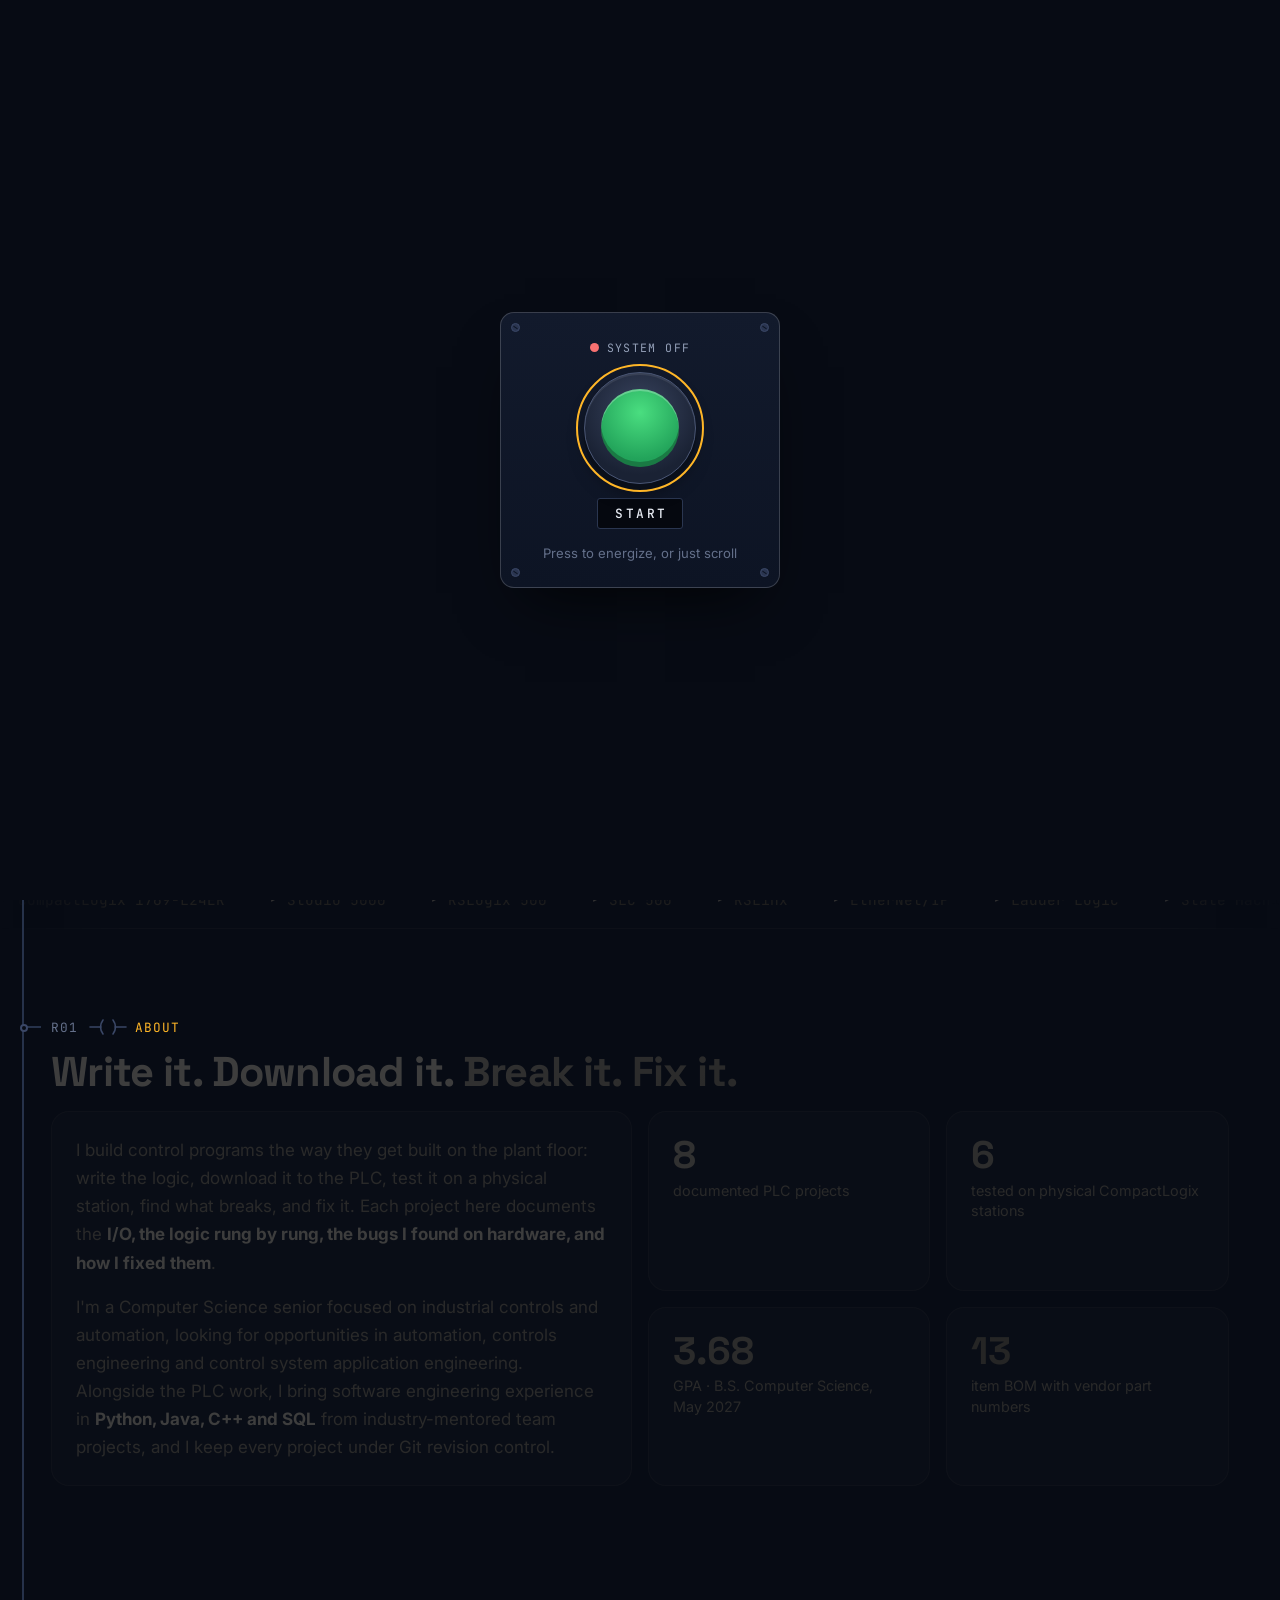
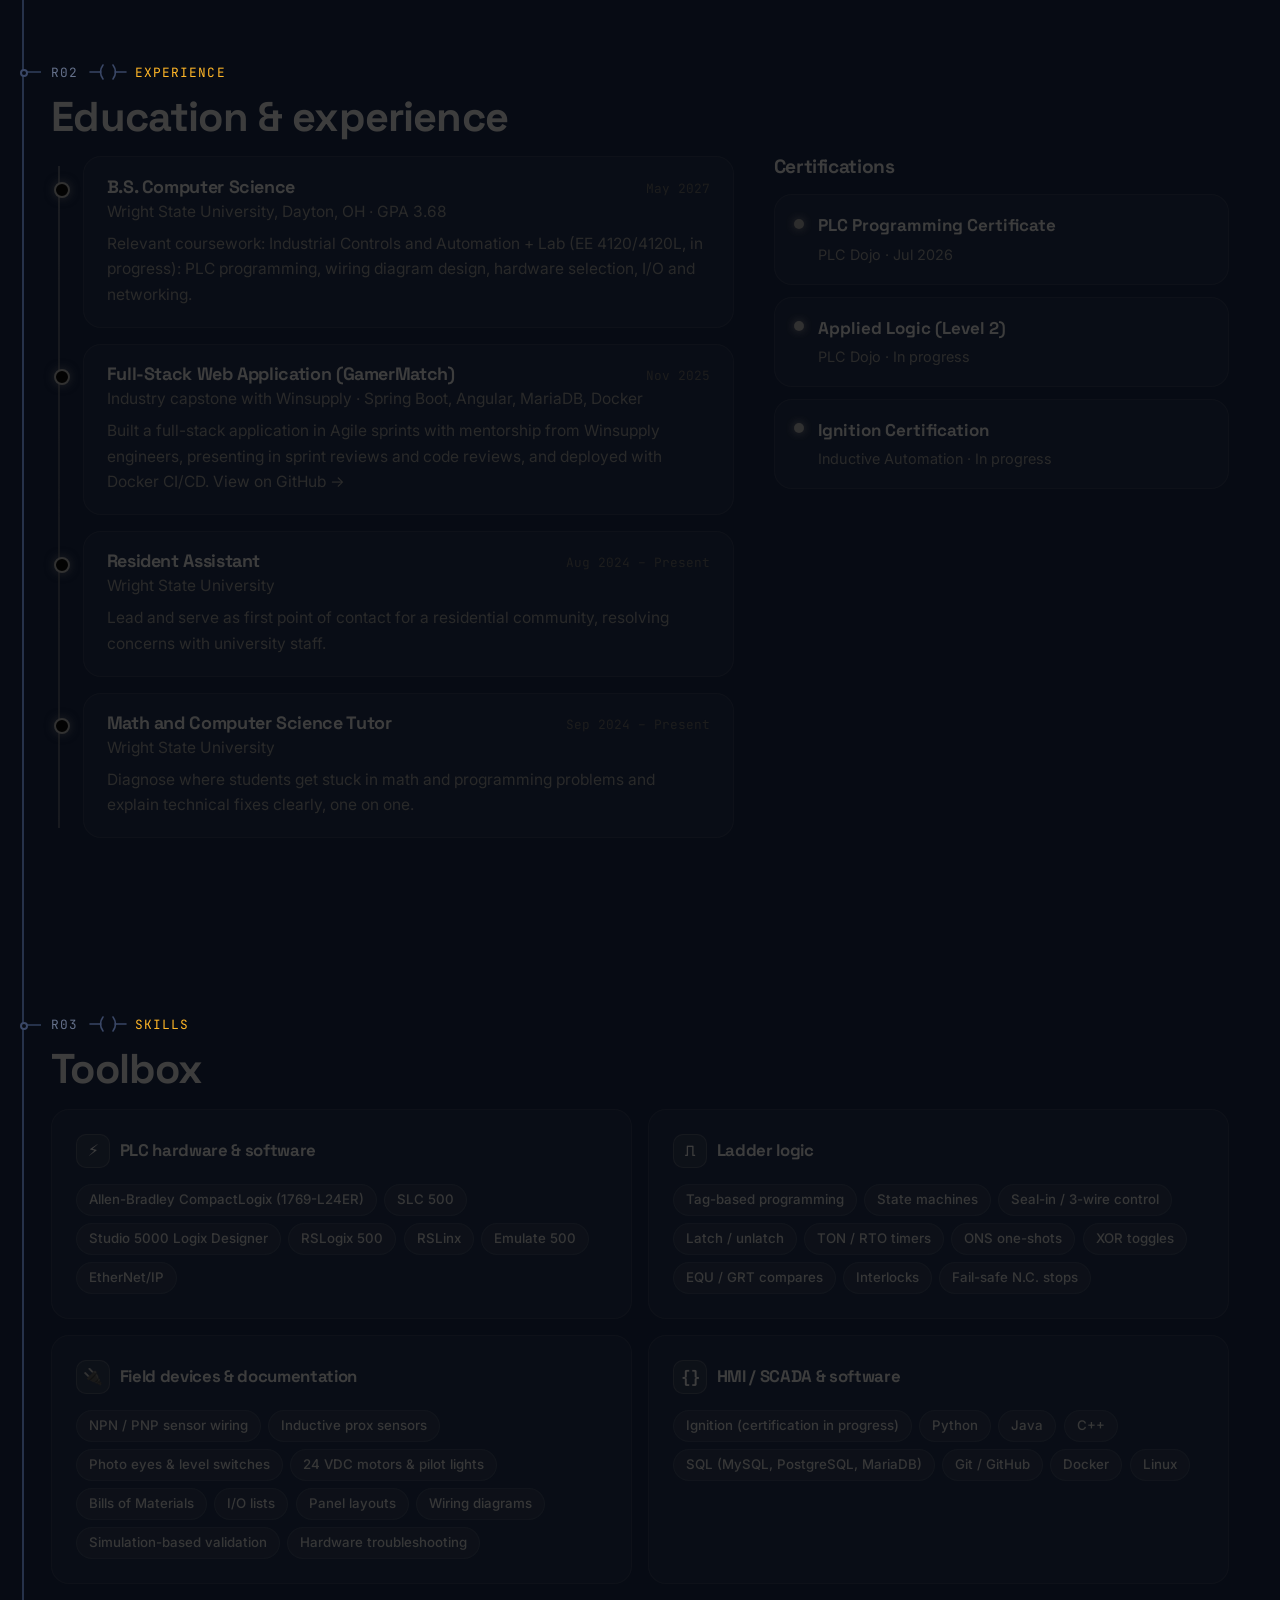
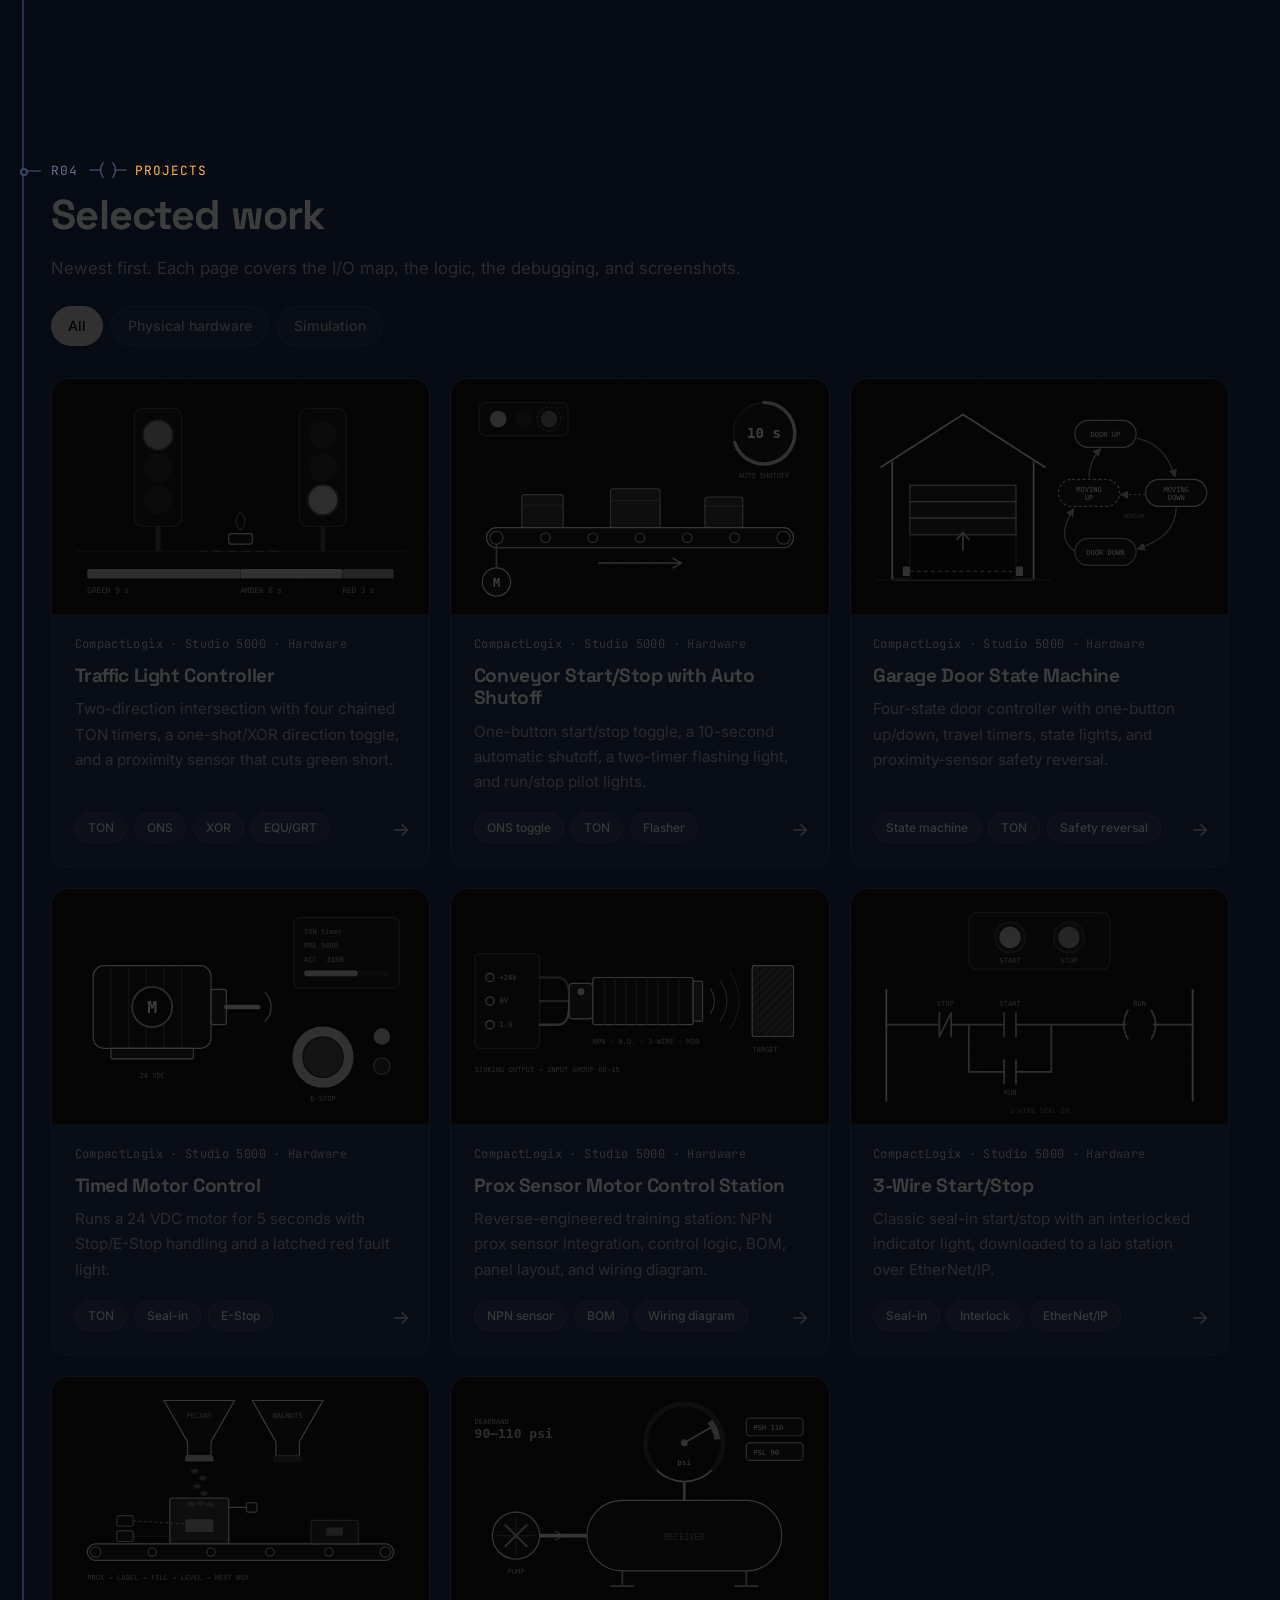
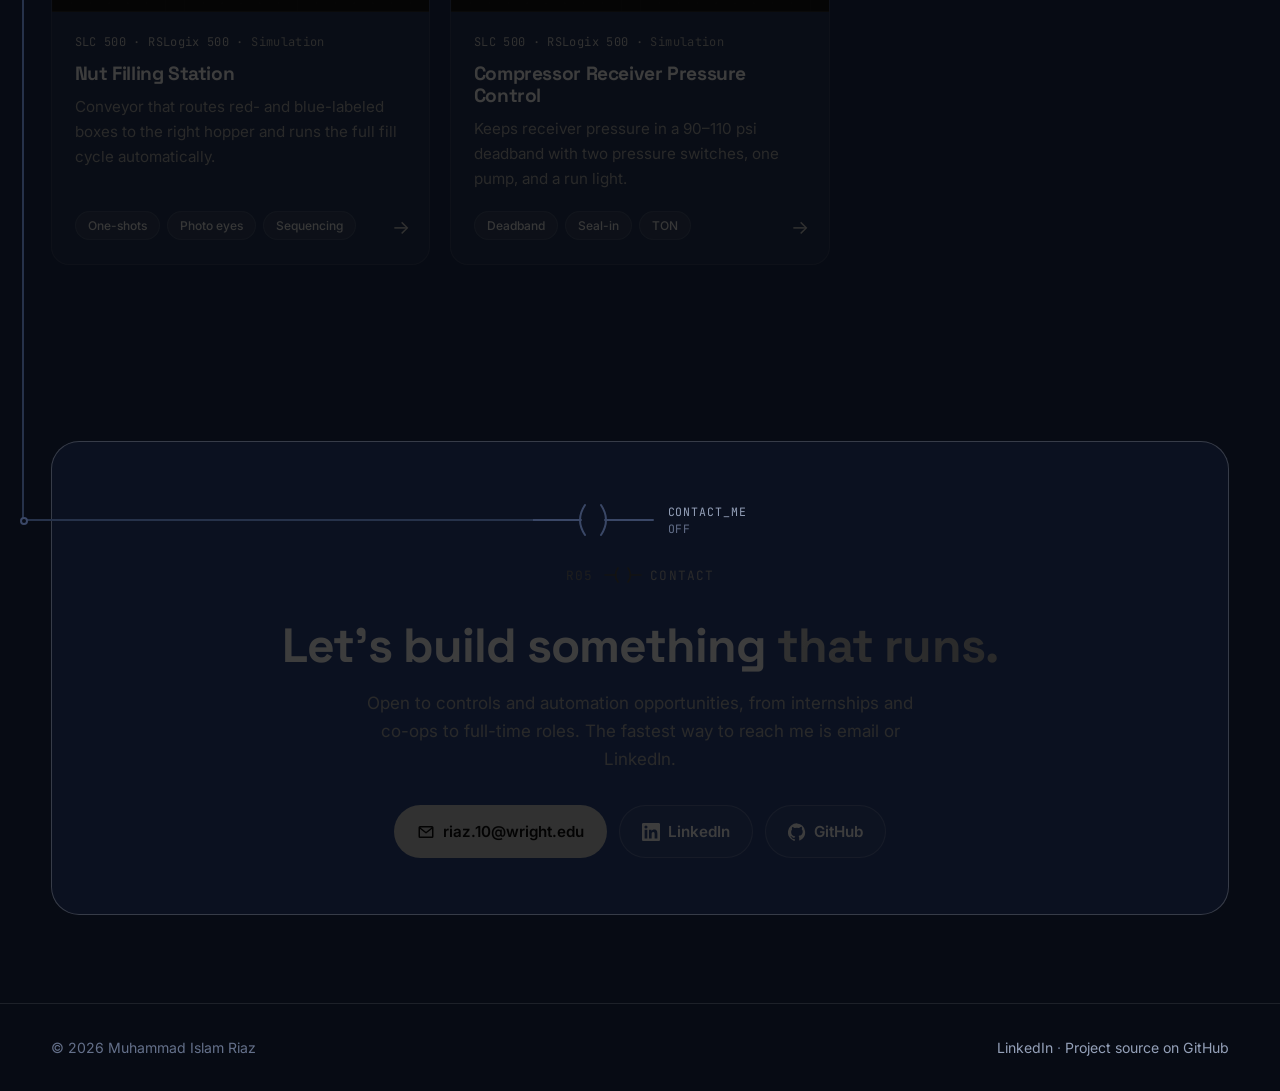
<file: index.html>
<!DOCTYPE html>
<html lang="en">
<head>
  <meta charset="utf-8">
  <meta name="viewport" content="width=device-width, initial-scale=1">
  <title>Muhammad Islam Riaz | Controls &amp; Automation Portfolio</title>
  <meta name="description" content="PLC and industrial controls projects by Muhammad Islam Riaz: Allen-Bradley CompactLogix and SLC 500 ladder logic, tested on physical lab stations.">
  <meta name="theme-color" content="#070b14">
  <script>document.documentElement.classList.add("js")</script>
  <meta property="og:title" content="Muhammad Islam Riaz | Controls &amp; Automation">
  <meta property="og:description" content="PLC programming, tested on real hardware.">
  <meta property="og:image" content="assets/personal_picture.jpg">
  <link rel="preconnect" href="https://fonts.googleapis.com">
  <link rel="preconnect" href="https://fonts.gstatic.com" crossorigin>
  <link rel="stylesheet" href="css/style.css">
</head>
<body>

<svg width="0" height="0" style="position:absolute" aria-hidden="true">
  <symbol id="i-github" viewBox="0 0 24 24"><path fill="currentColor" d="M12 .5a12 12 0 0 0-3.8 23.4c.6.1.8-.3.8-.6v-2c-3.3.7-4-1.6-4-1.6-.6-1.4-1.4-1.8-1.4-1.8-1-.7.1-.7.1-.7 1.2.1 1.8 1.2 1.8 1.2 1 1.8 2.8 1.3 3.5 1 .1-.8.4-1.3.7-1.6-2.7-.3-5.5-1.3-5.5-6 0-1.2.5-2.3 1.2-3.1-.1-.4-.5-1.6.1-3.2 0 0 1-.3 3.3 1.2a11.5 11.5 0 0 1 6 0C17.3 4.7 18.3 5 18.3 5c.7 1.6.3 2.8.1 3.2.8.8 1.2 1.9 1.2 3.1 0 4.6-2.8 5.6-5.5 6 .4.4.8 1.1.8 2.2v3.3c0 .3.2.7.8.6A12 12 0 0 0 12 .5Z"/></symbol>
  <symbol id="i-linkedin" viewBox="0 0 24 24"><path fill="currentColor" d="M20.4 20.5h-3.6v-5.6c0-1.3 0-3-1.8-3s-2.1 1.4-2.1 2.9v5.7H9.3V9h3.4v1.6h.1c.5-.9 1.6-1.8 3.4-1.8 3.6 0 4.3 2.4 4.3 5.5v6.2ZM5.3 7.4a2.1 2.1 0 1 1 0-4.2 2.1 2.1 0 0 1 0 4.2ZM7.1 20.5H3.5V9h3.6v11.5ZM22.2 0H1.8C.8 0 0 .8 0 1.7v20.6c0 .9.8 1.7 1.8 1.7h20.4c1 0 1.8-.8 1.8-1.7V1.7C24 .8 23.2 0 22.2 0Z"/></symbol>
  <symbol id="i-mail" viewBox="0 0 24 24"><path fill="none" stroke="currentColor" stroke-width="2" stroke-linecap="round" stroke-linejoin="round" d="M4 5h16a1 1 0 0 1 1 1v12a1 1 0 0 1-1 1H4a1 1 0 0 1-1-1V6a1 1 0 0 1 1-1Zm-1 1 9 7 9-7"/></symbol>
  <symbol id="i-arrow" viewBox="0 0 24 24"><path fill="none" stroke="currentColor" stroke-width="2" stroke-linecap="round" stroke-linejoin="round" d="M5 12h14m-6-6 6 6-6 6"/></symbol>
</svg>

<header class="site-header">
  <div class="wrap">
    <a class="brand" href="./"><span class="lights" aria-hidden="true"><span></span><span></span><span></span></span>Muhammad Islam Riaz</a>
    <nav class="site-nav" aria-label="Main">
      <a href="#about">About</a>
      <a href="#experience">Experience</a>
      <a href="#skills">Skills</a>
      <a href="#projects">Projects</a>
      <a class="nav-cta" href="#contact">Contact</a>
    </nav>
  </div>
</header>

<main>

  <!-- ===== Hero ===== -->
  <section class="hero">
    <div class="wrap hero-grid">
      <div class="reveal">
        <div class="status-pill"><span class="dot"></span>Open to controls &amp; automation opportunities</div>
        <p class="role">Controls &amp; Automation · Fairborn, OH</p>
        <h1>PLC programming,<br><span class="grad-text">tested on real hardware.</span></h1>
        <svg class="rung" id="rung0" viewBox="0 0 420 52" aria-hidden="true">
          <text class="tag" x="130" y="11" text-anchor="middle">PAGE_LOAD</text>
          <text class="tag" x="330" y="11" text-anchor="middle">SITE_ON</text>
          <path class="wire" d="M0 34H120M140 34H316M344 34H420"/>
          <rect class="bit" x="122" y="22" width="16" height="24" rx="1"/>
          <path class="wire contact" d="M120 20v28M140 20v28"/>
          <path class="wire coil" d="M320 19q-10 15 0 30M340 19q10 15 0 30"/>
          <circle class="coil-fill" cx="330" cy="34" r="8"/>
        </svg>
        <p class="tagline">I'm Muhammad, a Computer Science senior at Wright State University. I program, test and troubleshoot Allen-Bradley ladder logic on CompactLogix hardware and in RSLogix 500, and document systems with BOMs, wiring diagrams and panel layouts.</p>
        <div class="btn-row">
          <a class="btn btn-primary" href="#projects">View projects <svg class="icon"><use href="#i-arrow"/></svg></a>
          <a class="btn btn-ghost" href="https://www.linkedin.com/in/muhammad-islam-riaz/"><svg class="icon"><use href="#i-linkedin"/></svg>LinkedIn</a>
          <a class="btn btn-ghost" href="https://github.com/IRM1/CONTROLS"><svg class="icon"><use href="#i-github"/></svg>GitHub</a>
        </div>
      </div>

      <div class="portrait reveal">
        <div class="portrait-frame">
          <img src="assets/personal_picture.jpg" alt="Portrait of Muhammad Islam Riaz" width="998" height="1394">
        </div>
        <div class="title-block" aria-hidden="true"><span>M. I. RIAZ</span><span>CONTROLS &amp; AUTOMATION</span><span>REV 2026</span></div>
      </div>
    </div>
  </section>

  <div class="strip" aria-hidden="true">
    <div class="strip-track">
      <span>CompactLogix 1769-L24ER</span><span>Studio 5000</span><span>RSLogix 500</span><span>SLC 500</span><span>RSLinx</span><span>EtherNet/IP</span><span>Ladder Logic</span><span>State Machines</span><span>TON Timers</span><span>ONS One-Shots</span><span>Wiring Diagrams</span><span>Ignition SCADA</span>
      <span>CompactLogix 1769-L24ER</span><span>Studio 5000</span><span>RSLogix 500</span><span>SLC 500</span><span>RSLinx</span><span>EtherNet/IP</span><span>Ladder Logic</span><span>State Machines</span><span>TON Timers</span><span>ONS One-Shots</span><span>Wiring Diagrams</span><span>Ignition SCADA</span>
    </div>
  </div>

  <!-- ===== About ===== -->
  <section id="about">
    <div class="wrap">
      <p class="kicker reveal">About</p>
      <h2 class="reveal">Write it. Download it. <span class="grad-text">Break it. Fix it.</span></h2>
      <div class="bento">
        <div class="about-text glass reveal">
          <p>I build control programs the way they get built on the plant floor: write the logic, download it to the PLC, test it on a physical station, find what breaks, and fix it. Each project here documents the <strong>I/O, the logic rung by rung, the bugs I found on hardware, and how I fixed them</strong>.</p>
          <p>I'm a Computer Science senior focused on industrial controls and automation, looking for opportunities in automation, controls engineering and control system application engineering. Alongside the PLC work, I bring software engineering experience in <strong>Python, Java, C++ and SQL</strong> from industry-mentored team projects, and I keep every project under Git revision control.</p>
        </div>
        <div class="stat glass reveal"><div class="num amber">8</div><div class="label">documented PLC projects</div></div>
        <div class="stat glass reveal"><div class="num green">6</div><div class="label">tested on physical CompactLogix stations</div></div>
        <div class="stat glass reveal"><div class="num cyan">3.68</div><div class="label">GPA · B.S. Computer Science, May 2027</div></div>
        <div class="stat glass reveal"><div class="num red">13</div><div class="label">item BOM with vendor part numbers</div></div>
      </div>
    </div>
  </section>

  <!-- ===== Experience ===== -->
  <section id="experience">
    <div class="wrap">
      <p class="kicker reveal">Experience</p>
      <h2 class="reveal">Education &amp; experience</h2>
      <div class="exp-grid">
        <div class="timeline">
          <div class="tl-item glass reveal">
            <div class="tl-head"><h3>B.S. Computer Science</h3><span class="tl-date">May 2027</span></div>
            <p class="tl-sub">Wright State University, Dayton, OH · GPA 3.68</p>
            <p>Relevant coursework: Industrial Controls and Automation + Lab (EE 4120/4120L, in progress): PLC programming, wiring diagram design, hardware selection, I/O and networking.</p>
          </div>
          <div class="tl-item glass reveal">
            <div class="tl-head"><h3>Full-Stack Web Application (GamerMatch)</h3><span class="tl-date">Nov 2025</span></div>
            <p class="tl-sub">Industry capstone with Winsupply · Spring Boot, Angular, MariaDB, Docker</p>
            <p>Built a full-stack application in Agile sprints with mentorship from Winsupply engineers, presenting in sprint reviews and code reviews, and deployed with Docker CI/CD. <a href="https://github.com/IRM1/gamerMatch.main">View on GitHub →</a></p>
          </div>
          <div class="tl-item glass reveal">
            <div class="tl-head"><h3>Resident Assistant</h3><span class="tl-date">Aug 2024 – Present</span></div>
            <p class="tl-sub">Wright State University</p>
            <p>Lead and serve as first point of contact for a residential community, resolving concerns with university staff.</p>
          </div>
          <div class="tl-item glass reveal">
            <div class="tl-head"><h3>Math and Computer Science Tutor</h3><span class="tl-date">Sep 2024 – Present</span></div>
            <p class="tl-sub">Wright State University</p>
            <p>Diagnose where students get stuck in math and programming problems and explain technical fixes clearly, one on one.</p>
          </div>
        </div>

        <aside class="reveal">
          <h3 class="side-h">Certifications</h3>
          <ul class="cert-list">
            <li class="glass"><span class="led done"></span><div><strong>PLC Programming Certificate</strong><span>PLC Dojo · Jul 2026</span></div></li>
            <li class="glass"><span class="led wip"></span><div><strong>Applied Logic (Level 2)</strong><span>PLC Dojo · In progress</span></div></li>
            <li class="glass"><span class="led wip"></span><div><strong>Ignition Certification</strong><span>Inductive Automation · In progress</span></div></li>
          </ul>
        </aside>
      </div>
    </div>
  </section>

  <!-- ===== Skills ===== -->
  <section id="skills">
    <div class="wrap">
      <p class="kicker reveal">Skills</p>
      <h2 class="reveal">Toolbox</h2>
      <div class="skills-grid">
        <div class="skill-group glass reveal">
          <h3><span class="chip-ico" aria-hidden="true">⚡</span>PLC hardware &amp; software</h3>
          <ul class="tags">
            <li>Allen-Bradley CompactLogix (1769-L24ER)</li><li>SLC 500</li><li>Studio 5000 Logix Designer</li>
            <li>RSLogix 500</li><li>RSLinx</li><li>Emulate 500</li><li>EtherNet/IP</li>
          </ul>
        </div>
        <div class="skill-group glass reveal">
          <h3><span class="chip-ico" aria-hidden="true">⎍</span>Ladder logic</h3>
          <ul class="tags">
            <li>Tag-based programming</li><li>State machines</li><li>Seal-in / 3-wire control</li><li>Latch / unlatch</li>
            <li>TON / RTO timers</li><li>ONS one-shots</li><li>XOR toggles</li><li>EQU / GRT compares</li><li>Interlocks</li><li>Fail-safe N.C. stops</li>
          </ul>
        </div>
        <div class="skill-group glass reveal">
          <h3><span class="chip-ico" aria-hidden="true">🔌</span>Field devices &amp; documentation</h3>
          <ul class="tags">
            <li>NPN / PNP sensor wiring</li><li>Inductive prox sensors</li><li>Photo eyes &amp; level switches</li>
            <li>24 VDC motors &amp; pilot lights</li><li>Bills of Materials</li><li>I/O lists</li><li>Panel layouts</li>
            <li>Wiring diagrams</li><li>Simulation-based validation</li><li>Hardware troubleshooting</li>
          </ul>
        </div>
        <div class="skill-group glass reveal">
          <h3><span class="chip-ico" aria-hidden="true">{ }</span>HMI / SCADA &amp; software</h3>
          <ul class="tags">
            <li>Ignition (certification in progress)</li><li>Python</li><li>Java</li><li>C++</li>
            <li>SQL (MySQL, PostgreSQL, MariaDB)</li><li>Git / GitHub</li><li>Docker</li><li>Linux</li>
          </ul>
        </div>
      </div>
    </div>
  </section>

  <!-- ===== Projects ===== -->
  <section id="projects">
    <div class="wrap">
      <p class="kicker reveal">Projects</p>
      <h2 class="reveal">Selected work</h2>
      <p class="section-intro reveal">Newest first. Each page covers the I/O map, the logic, the debugging, and screenshots.</p>

      <div class="filters reveal" role="group" aria-label="Filter projects">
        <button class="active" data-filter="all">All</button>
        <button data-filter="hw">Physical hardware</button>
        <button data-filter="sim">Simulation</button>
      </div>

      <div class="cards">

        <article class="card reveal" data-kind="hw">
          <div class="card-img"><img src="assets/projects/traffic-light/cover.svg" alt="Illustration: two traffic signals with a green, amber, red timing bar" loading="lazy"></div>
          <div class="card-body">
            <span class="platform">CompactLogix · Studio 5000 · <em class="kind hw">Hardware</em></span>
            <h3><a href="projects/traffic-light-controller.html">Traffic Light Controller</a></h3>
            <p>Two-direction intersection with four chained TON timers, a one-shot/XOR direction toggle, and a proximity sensor that cuts green short.</p>
            <ul class="tags"><li>TON</li><li>ONS</li><li>XOR</li><li>EQU/GRT</li></ul>
          </div>
          <span class="arrow" aria-hidden="true">→</span>
        </article>

        <article class="card reveal" data-kind="hw">
          <div class="card-img"><img src="assets/projects/conveyor/cover.svg" alt="Illustration: conveyor with boxes, drive motor and 10 second shutoff timer" loading="lazy"></div>
          <div class="card-body">
            <span class="platform">CompactLogix · Studio 5000 · <em class="kind hw">Hardware</em></span>
            <h3><a href="projects/conveyor-auto-shutoff.html">Conveyor Start/Stop with Auto Shutoff</a></h3>
            <p>One-button start/stop toggle, a 10-second automatic shutoff, a two-timer flashing light, and run/stop pilot lights.</p>
            <ul class="tags"><li>ONS toggle</li><li>TON</li><li>Flasher</li></ul>
          </div>
          <span class="arrow" aria-hidden="true">→</span>
        </article>

        <article class="card reveal" data-kind="hw">
          <div class="card-img"><img src="assets/projects/garage-door/cover.svg" alt="Illustration: garage door with safety beam and four-state diagram" loading="lazy"></div>
          <div class="card-body">
            <span class="platform">CompactLogix · Studio 5000 · <em class="kind hw">Hardware</em></span>
            <h3><a href="projects/garage-door-state-machine.html">Garage Door State Machine</a></h3>
            <p>Four-state door controller with one-button up/down, travel timers, state lights, and proximity-sensor safety reversal.</p>
            <ul class="tags"><li>State machine</li><li>TON</li><li>Safety reversal</li></ul>
          </div>
          <span class="arrow" aria-hidden="true">→</span>
        </article>

        <article class="card reveal" data-kind="hw">
          <div class="card-img"><img src="assets/projects/timed-motor/cover.svg" alt="Illustration: DC motor, TON timer and E-stop" loading="lazy"></div>
          <div class="card-body">
            <span class="platform">CompactLogix · Studio 5000 · <em class="kind hw">Hardware</em></span>
            <h3><a href="projects/timed-motor-control.html">Timed Motor Control</a></h3>
            <p>Runs a 24 VDC motor for 5 seconds with Stop/E-Stop handling and a latched red fault light.</p>
            <ul class="tags"><li>TON</li><li>Seal-in</li><li>E-Stop</li></ul>
          </div>
          <span class="arrow" aria-hidden="true">→</span>
        </article>

        <article class="card reveal" data-kind="hw">
          <div class="card-img"><img src="assets/projects/prox-station/cover.svg" alt="Illustration: NPN proximity sensor detecting a metal target" loading="lazy"></div>
          <div class="card-body">
            <span class="platform">CompactLogix · Studio 5000 · <em class="kind hw">Hardware</em></span>
            <h3><a href="projects/prox-sensor-motor-control-station.html">Prox Sensor Motor Control Station</a></h3>
            <p>Reverse-engineered training station: NPN prox sensor integration, control logic, BOM, panel layout, and wiring diagram.</p>
            <ul class="tags"><li>NPN sensor</li><li>BOM</li><li>Wiring diagram</li></ul>
          </div>
          <span class="arrow" aria-hidden="true">→</span>
        </article>

        <article class="card reveal" data-kind="hw">
          <div class="card-img"><img src="assets/projects/three-wire/cover.svg" alt="Illustration: start and stop buttons above a seal-in ladder rung" loading="lazy"></div>
          <div class="card-body">
            <span class="platform">CompactLogix · Studio 5000 · <em class="kind hw">Hardware</em></span>
            <h3><a href="projects/3-wire-start-stop.html">3-Wire Start/Stop</a></h3>
            <p>Classic seal-in start/stop with an interlocked indicator light, downloaded to a lab station over EtherNet/IP.</p>
            <ul class="tags"><li>Seal-in</li><li>Interlock</li><li>EtherNet/IP</li></ul>
          </div>
          <span class="arrow" aria-hidden="true">→</span>
        </article>

        <article class="card reveal" data-kind="sim">
          <div class="card-img"><img src="assets/projects/nut-filling/cover.svg" alt="Illustration: hoppers filling a labeled box on a conveyor" loading="lazy"></div>
          <div class="card-body">
            <span class="platform">SLC 500 · RSLogix 500 · <em class="kind sim">Simulation</em></span>
            <h3><a href="projects/nut-filling-station.html">Nut Filling Station</a></h3>
            <p>Conveyor that routes red- and blue-labeled boxes to the right hopper and runs the full fill cycle automatically.</p>
            <ul class="tags"><li>One-shots</li><li>Photo eyes</li><li>Sequencing</li></ul>
          </div>
          <span class="arrow" aria-hidden="true">→</span>
        </article>

        <article class="card reveal" data-kind="sim">
          <div class="card-img"><img src="assets/projects/pressure-control/cover.svg" alt="Illustration: air receiver with pressure gauge and pump" loading="lazy"></div>
          <div class="card-body">
            <span class="platform">SLC 500 · RSLogix 500 · <em class="kind sim">Simulation</em></span>
            <h3><a href="projects/pressure-control.html">Compressor Receiver Pressure Control</a></h3>
            <p>Keeps receiver pressure in a 90–110 psi deadband with two pressure switches, one pump, and a run light.</p>
            <ul class="tags"><li>Deadband</li><li>Seal-in</li><li>TON</li></ul>
          </div>
          <span class="arrow" aria-hidden="true">→</span>
        </article>

      </div>
    </div>
  </section>

  <!-- ===== Contact ===== -->
  <section id="contact">
    <div class="wrap">
      <div class="contact-card reveal">
        <div class="end-coil" id="endCoil" aria-hidden="true">
          <svg viewBox="0 0 120 44"><path class="wire" d="M0 22H48M72 22H120"/><path class="wire arc" d="M52 7q-10 15 0 30M68 7q10 15 0 30"/><circle class="fill" cx="60" cy="22" r="8"/></svg>
          <div class="coil-label"><span class="coil-tag">CONTACT_ME</span><span class="coil-state">OFF</span></div>
        </div>
        <p class="kicker">Contact</p>
        <h2>Let's build something <span class="grad-text">that runs.</span></h2>
        <p>Open to controls and automation opportunities, from internships and co-ops to full-time roles. The fastest way to reach me is email or LinkedIn.</p>
        <div class="btn-row">
          <a class="btn btn-primary" href="mailto:riaz.10@wright.edu"><svg class="icon"><use href="#i-mail"/></svg>riaz.10@wright.edu</a>
          <a class="btn btn-ghost" href="https://www.linkedin.com/in/muhammad-islam-riaz/"><svg class="icon"><use href="#i-linkedin"/></svg>LinkedIn</a>
          <a class="btn btn-ghost" href="https://github.com/IRM1"><svg class="icon"><use href="#i-github"/></svg>GitHub</a>
        </div>
      </div>
    </div>
  </section>

</main>

<footer class="site-footer">
  <div class="wrap">
    <span>© 2026 Muhammad Islam Riaz</span>
    <span><a href="https://www.linkedin.com/in/muhammad-islam-riaz/">LinkedIn</a> · <a href="https://github.com/IRM1/CONTROLS">Project source on GitHub</a></span>
  </div>
</footer>

<script src="js/main.js"></script>
</body>
</html>
</file>
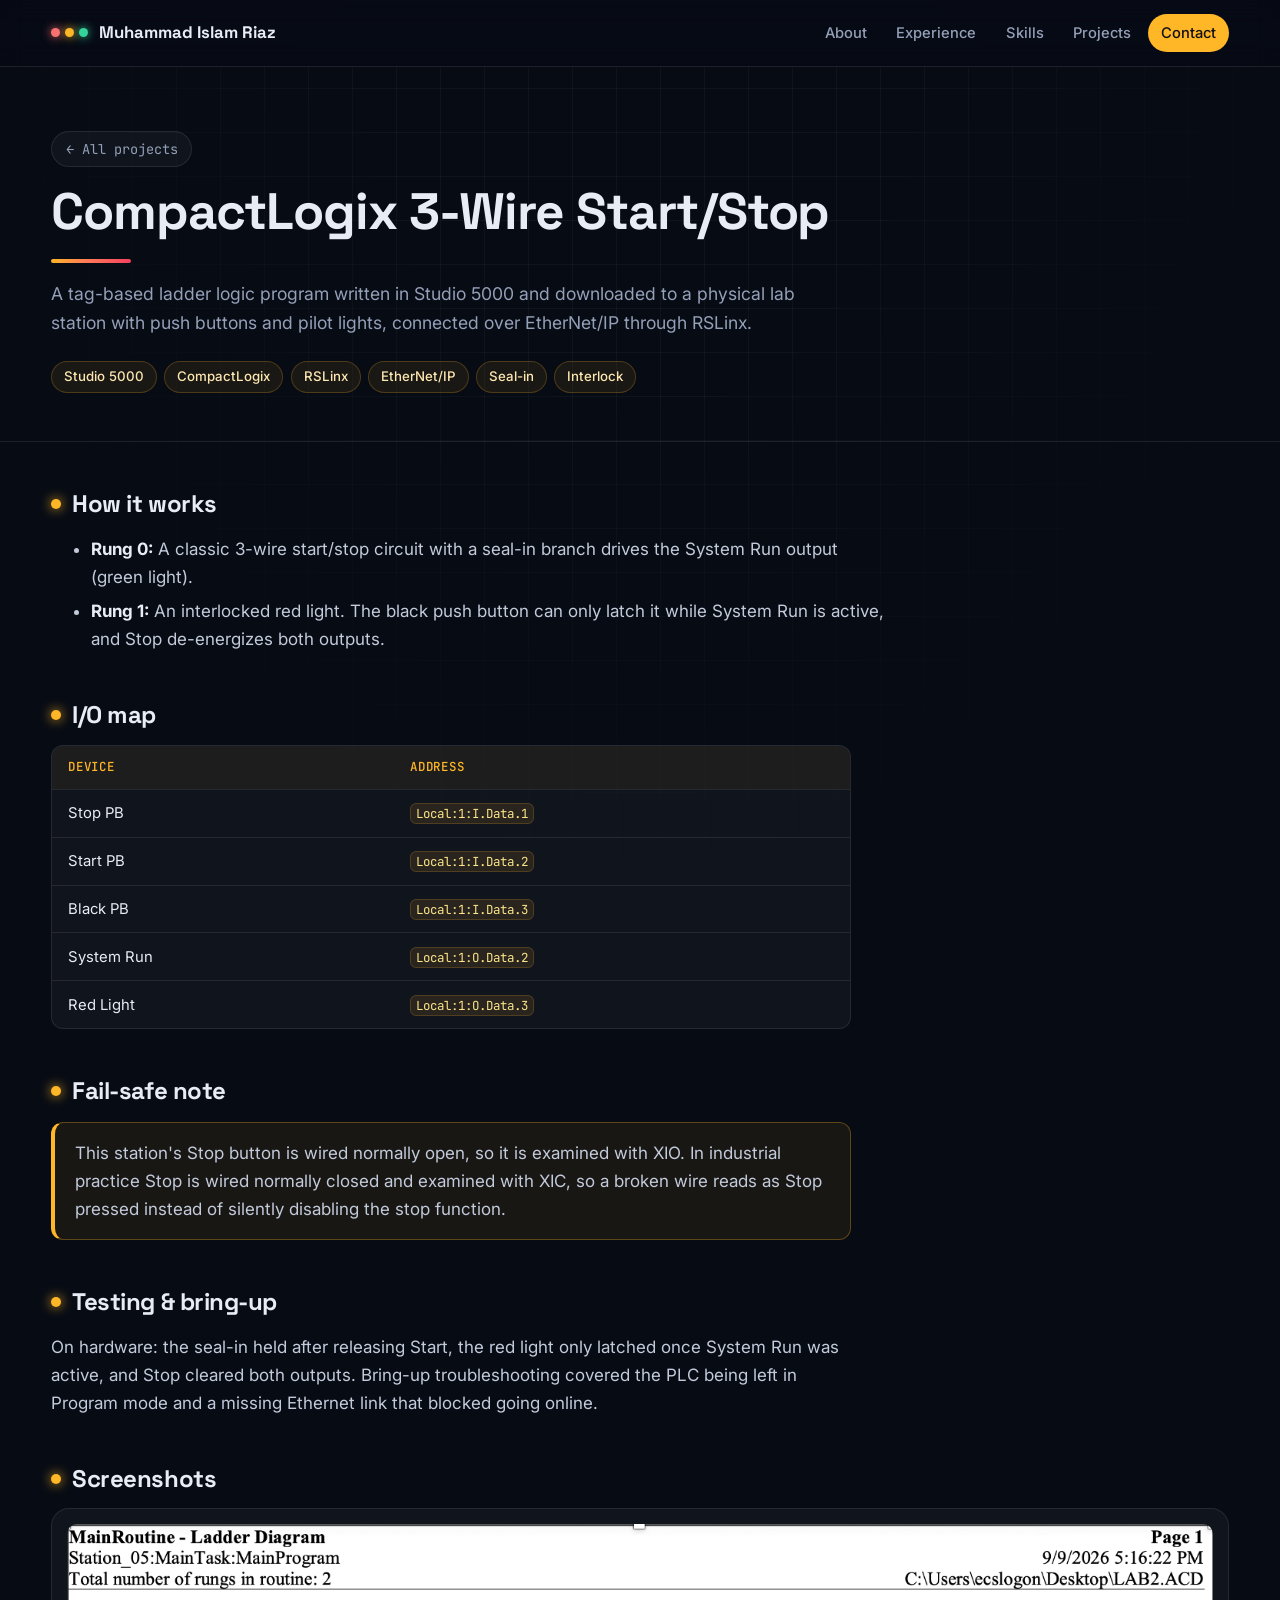
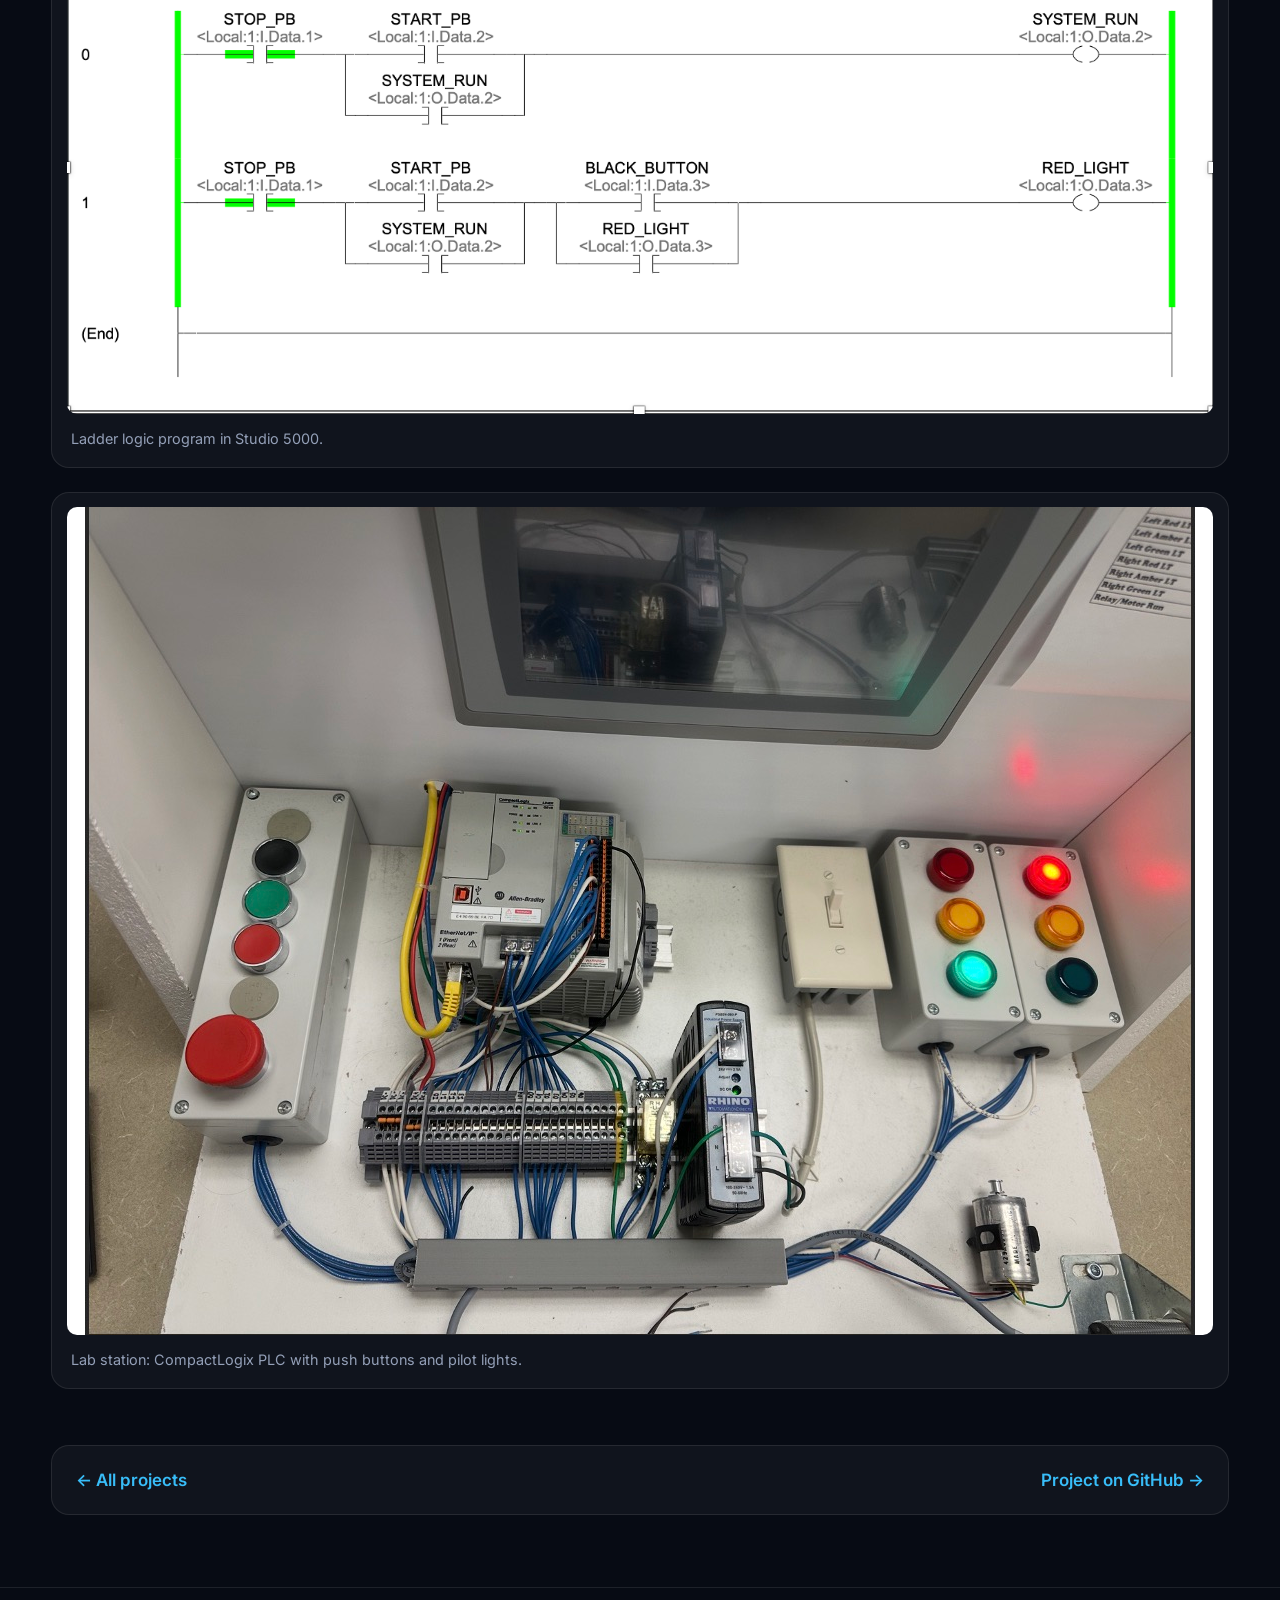
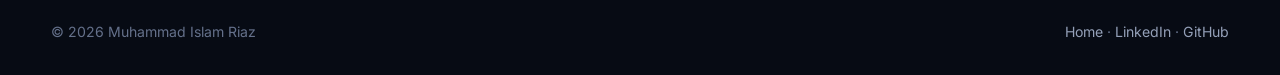
<file: projects/3-wire-start-stop.html>
<!DOCTYPE html>
<html lang="en">
<head>
  <meta charset="utf-8">
  <meta name="viewport" content="width=device-width, initial-scale=1">
  <title>3-Wire Start/Stop | Muhammad Islam Riaz</title>
  <meta name="description" content="Tag-based 3-wire start/stop ladder logic on a CompactLogix PLC with an interlocked indicator light, downloaded over EtherNet/IP.">
  <meta name="theme-color" content="#070b14">
  <link rel="stylesheet" href="../css/style.css">
</head>
<body>

<header class="site-header">
  <div class="wrap">
    <a class="brand" href="../"><span class="lights" aria-hidden="true"><span></span><span></span><span></span></span>Muhammad Islam Riaz</a>
    <nav class="site-nav" aria-label="Main">
      <a href="../#about">About</a><a href="../#experience">Experience</a><a href="../#skills">Skills</a><a href="../#projects">Projects</a><a class="nav-cta" href="../#contact">Contact</a>
    </nav>
  </div>
</header>

<main>
  <section class="project-hero">
    <div class="wrap">
      <a class="back" href="../#projects">← All projects</a>
      <h1>CompactLogix 3-Wire Start/Stop</h1>
      <p>A tag-based ladder logic program written in Studio 5000 and downloaded to a physical lab station with push buttons and pilot lights, connected over EtherNet/IP through RSLinx.</p>
      <ul class="tags"><li>Studio 5000</li><li>CompactLogix</li><li>RSLinx</li><li>EtherNet/IP</li><li>Seal-in</li><li>Interlock</li></ul>
    </div>
  </section>

  <div class="wrap project-body">
    <h2>How it works</h2>
    <ul>
      <li><strong>Rung 0:</strong> A classic 3-wire start/stop circuit with a seal-in branch drives the System Run output (green light).</li>
      <li><strong>Rung 1:</strong> An interlocked red light. The black push button can only latch it while System Run is active, and Stop de-energizes both outputs.</li>
    </ul>

    <h2>I/O map</h2>
    <div class="table-scroll">
      <table>
        <thead><tr><th>Device</th><th>Address</th></tr></thead>
        <tbody>
          <tr><td>Stop PB</td><td><code>Local:1:I.Data.1</code></td></tr>
          <tr><td>Start PB</td><td><code>Local:1:I.Data.2</code></td></tr>
          <tr><td>Black PB</td><td><code>Local:1:I.Data.3</code></td></tr>
          <tr><td>System Run</td><td><code>Local:1:O.Data.2</code></td></tr>
          <tr><td>Red Light</td><td><code>Local:1:O.Data.3</code></td></tr>
        </tbody>
      </table>
    </div>

    <h2>Fail-safe note</h2>
    <p class="callout">This station's Stop button is wired normally open, so it is examined with XIO. In industrial practice Stop is wired normally closed and examined with XIC, so a broken wire reads as Stop pressed instead of silently disabling the stop function.</p>

    <h2>Testing &amp; bring-up</h2>
    <p>On hardware: the seal-in held after releasing Start, the red light only latched once System Run was active, and Stop cleared both outputs. Bring-up troubleshooting covered the PLC being left in Program mode and a missing Ethernet link that blocked going online.</p>

    <h2>Screenshots</h2>
    <div class="gallery">
      <figure><a href="../assets/projects/three-wire/ladder.png"><img src="../assets/projects/three-wire/ladder.png" alt="Ladder logic" loading="lazy"></a><figcaption>Ladder logic program in Studio 5000.</figcaption></figure>
      <figure><a href="../assets/projects/three-wire/station.jpg"><img src="../assets/projects/three-wire/station.jpg" alt="Physical lab station" loading="lazy"></a><figcaption>Lab station: CompactLogix PLC with push buttons and pilot lights.</figcaption></figure>
    </div>

    <div class="project-nav">
      <a href="../#projects">← All projects</a>
      <a href="https://github.com/IRM1/CONTROLS/tree/main/compactlogix-3-wire-start-stop">Project on GitHub →</a>
    </div>
  </div>
</main>

<footer class="site-footer"><div class="wrap"><span>© 2026 Muhammad Islam Riaz</span><span><a href="../">Home</a> · <a href="https://www.linkedin.com/in/muhammad-islam-riaz/">LinkedIn</a> · <a href="https://github.com/IRM1/CONTROLS">GitHub</a></span></div></footer>
</body>
</html>
</file>
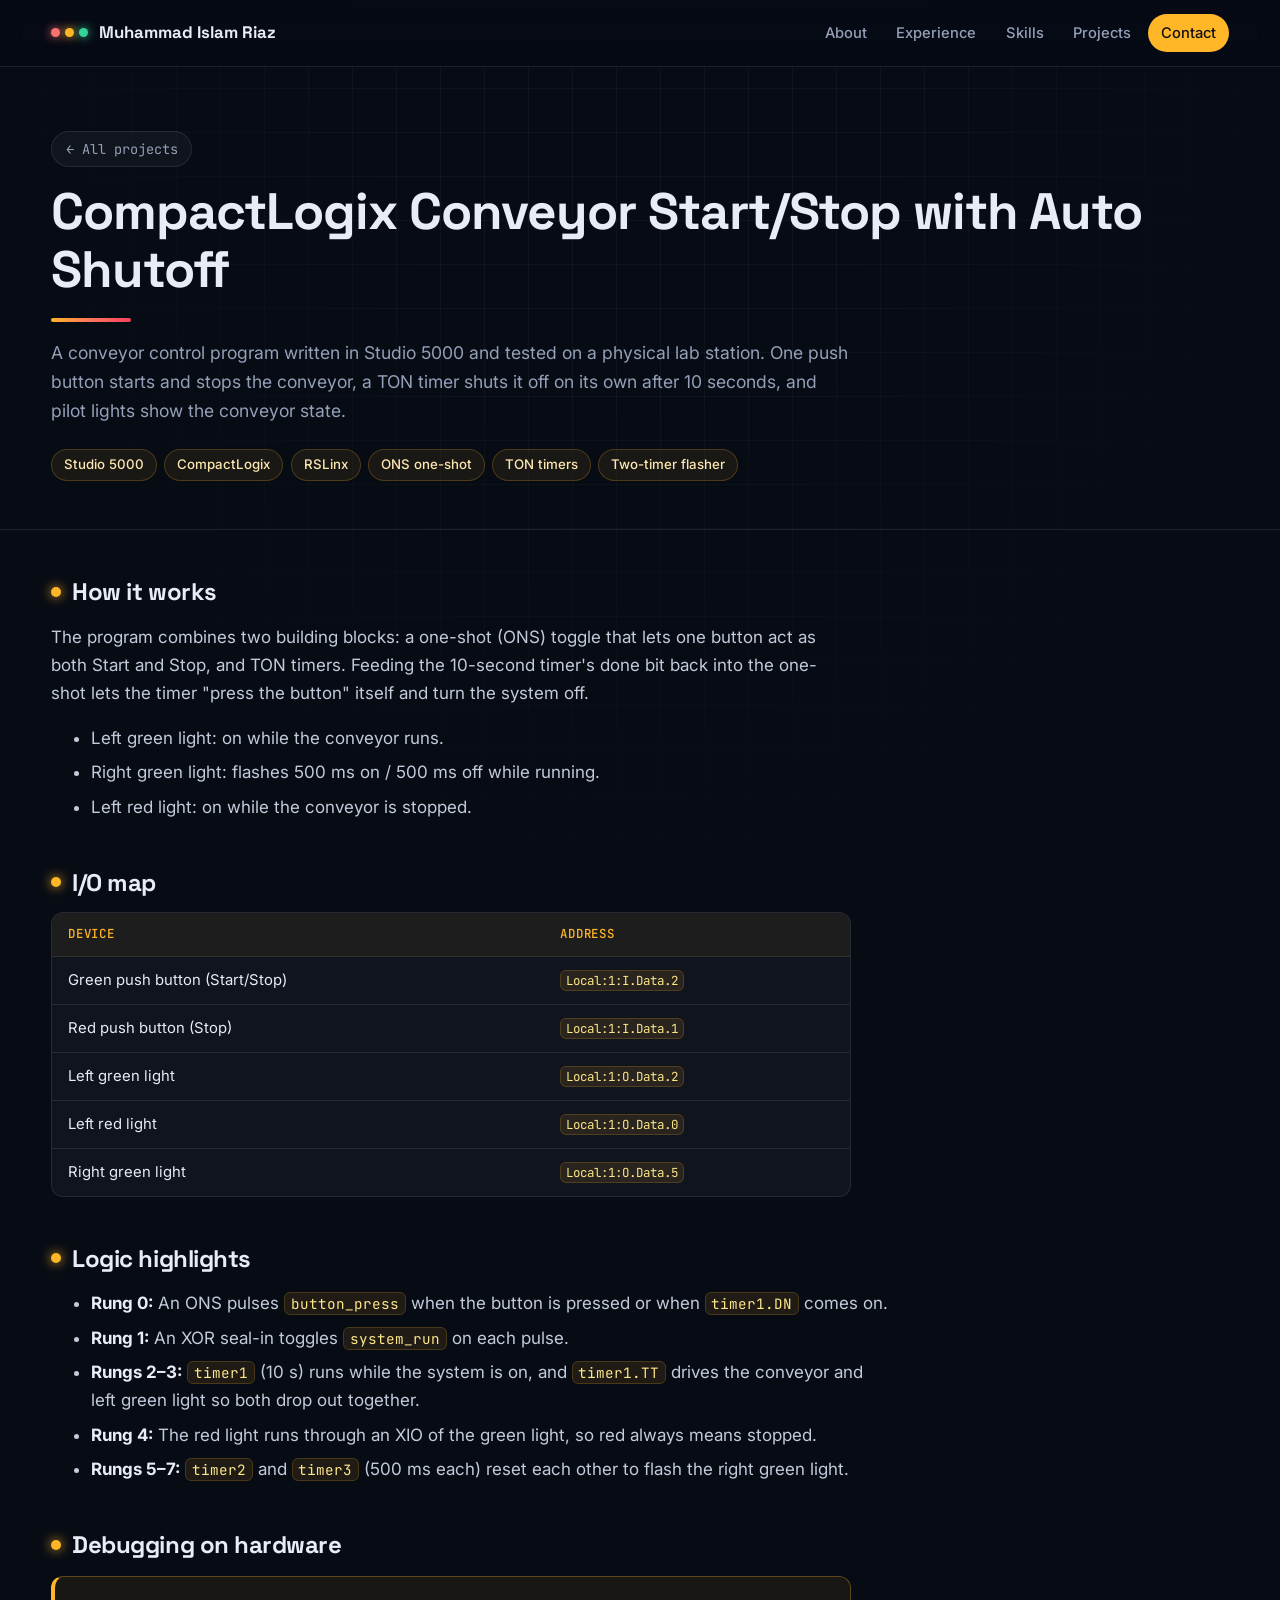
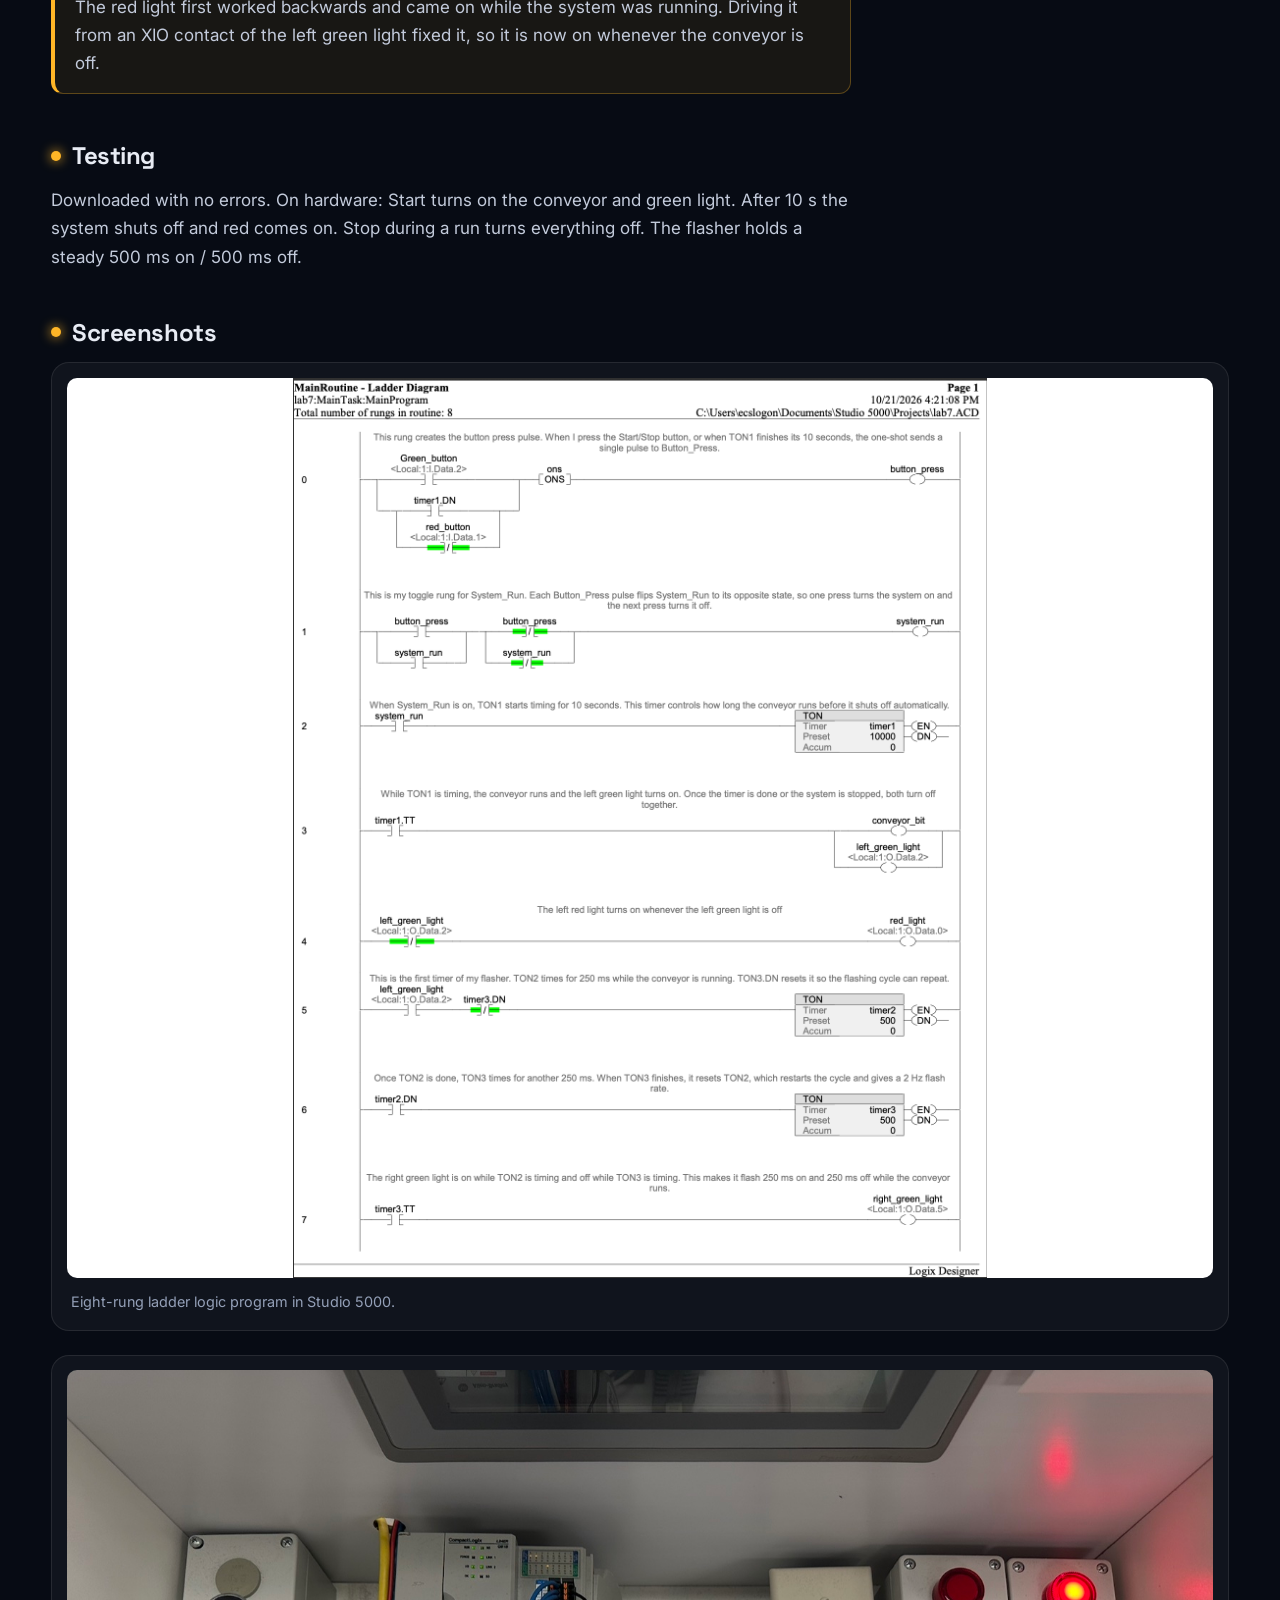
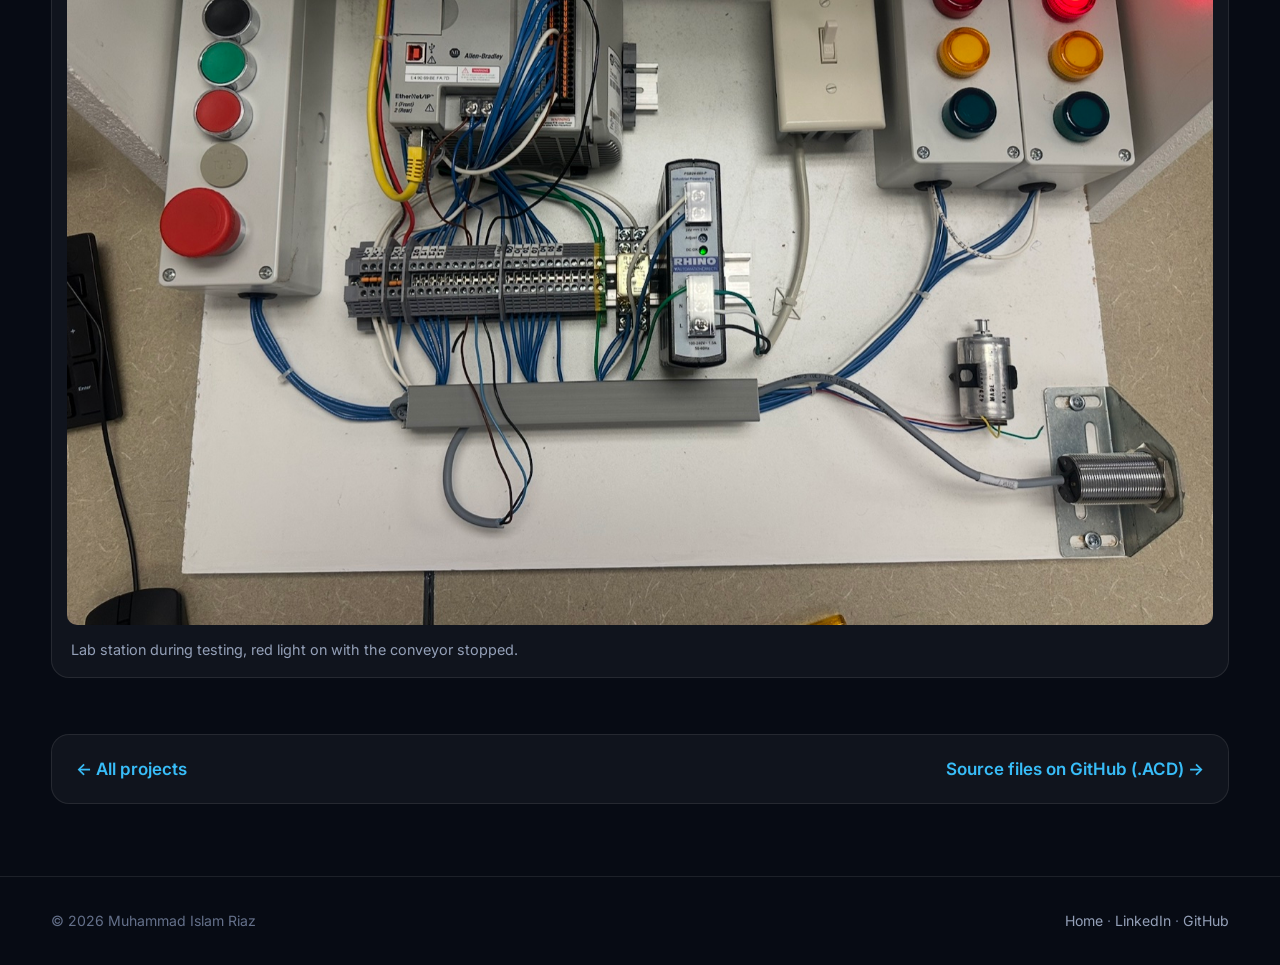
<file: projects/conveyor-auto-shutoff.html>
<!DOCTYPE html>
<html lang="en">
<head>
  <meta charset="utf-8">
  <meta name="viewport" content="width=device-width, initial-scale=1">
  <title>Conveyor Start/Stop with Auto Shutoff | Muhammad Islam Riaz</title>
  <meta name="description" content="CompactLogix conveyor control with a one-button start/stop toggle, a 10-second automatic shutoff, and a two-timer flashing light.">
  <meta name="theme-color" content="#070b14">
  <link rel="stylesheet" href="../css/style.css">
</head>
<body>

<header class="site-header">
  <div class="wrap">
    <a class="brand" href="../"><span class="lights" aria-hidden="true"><span></span><span></span><span></span></span>Muhammad Islam Riaz</a>
    <nav class="site-nav" aria-label="Main">
      <a href="../#about">About</a><a href="../#experience">Experience</a><a href="../#skills">Skills</a><a href="../#projects">Projects</a><a class="nav-cta" href="../#contact">Contact</a>
    </nav>
  </div>
</header>

<main>
  <section class="project-hero">
    <div class="wrap">
      <a class="back" href="../#projects">← All projects</a>
      <h1>CompactLogix Conveyor Start/Stop with Auto Shutoff</h1>
      <p>A conveyor control program written in Studio 5000 and tested on a physical lab station. One push button starts and stops the conveyor, a TON timer shuts it off on its own after 10 seconds, and pilot lights show the conveyor state.</p>
      <ul class="tags"><li>Studio 5000</li><li>CompactLogix</li><li>RSLinx</li><li>ONS one-shot</li><li>TON timers</li><li>Two-timer flasher</li></ul>
    </div>
  </section>

  <div class="wrap project-body">
    <h2>How it works</h2>
    <p>The program combines two building blocks: a one-shot (ONS) toggle that lets one button act as both Start and Stop, and TON timers. Feeding the 10-second timer's done bit back into the one-shot lets the timer "press the button" itself and turn the system off.</p>
    <ul>
      <li>Left green light: on while the conveyor runs.</li>
      <li>Right green light: flashes 500 ms on / 500 ms off while running.</li>
      <li>Left red light: on while the conveyor is stopped.</li>
    </ul>

    <h2>I/O map</h2>
    <div class="table-scroll">
      <table>
        <thead><tr><th>Device</th><th>Address</th></tr></thead>
        <tbody>
          <tr><td>Green push button (Start/Stop)</td><td><code>Local:1:I.Data.2</code></td></tr>
          <tr><td>Red push button (Stop)</td><td><code>Local:1:I.Data.1</code></td></tr>
          <tr><td>Left green light</td><td><code>Local:1:O.Data.2</code></td></tr>
          <tr><td>Left red light</td><td><code>Local:1:O.Data.0</code></td></tr>
          <tr><td>Right green light</td><td><code>Local:1:O.Data.5</code></td></tr>
        </tbody>
      </table>
    </div>

    <h2>Logic highlights</h2>
    <ul>
      <li><strong>Rung 0:</strong> An ONS pulses <code>button_press</code> when the button is pressed or when <code>timer1.DN</code> comes on.</li>
      <li><strong>Rung 1:</strong> An XOR seal-in toggles <code>system_run</code> on each pulse.</li>
      <li><strong>Rungs 2–3:</strong> <code>timer1</code> (10 s) runs while the system is on, and <code>timer1.TT</code> drives the conveyor and left green light so both drop out together.</li>
      <li><strong>Rung 4:</strong> The red light runs through an XIO of the green light, so red always means stopped.</li>
      <li><strong>Rungs 5–7:</strong> <code>timer2</code> and <code>timer3</code> (500 ms each) reset each other to flash the right green light.</li>
    </ul>

    <h2>Debugging on hardware</h2>
    <p class="callout">The red light first worked backwards and came on while the system was running. Driving it from an XIO contact of the left green light fixed it, so it is now on whenever the conveyor is off.</p>

    <h2>Testing</h2>
    <p>Downloaded with no errors. On hardware: Start turns on the conveyor and green light. After 10 s the system shuts off and red comes on. Stop during a run turns everything off. The flasher holds a steady 500 ms on / 500 ms off.</p>

    <h2>Screenshots</h2>
    <div class="gallery">
      <figure><a href="../assets/projects/conveyor/ladder.png"><img src="../assets/projects/conveyor/ladder.png" alt="Eight-rung ladder logic" loading="lazy"></a><figcaption>Eight-rung ladder logic program in Studio 5000.</figcaption></figure>
      <figure><a href="../assets/projects/conveyor/station.jpg"><img src="../assets/projects/conveyor/station.jpg" alt="Physical lab station" loading="lazy"></a><figcaption>Lab station during testing, red light on with the conveyor stopped.</figcaption></figure>
    </div>

    <div class="project-nav">
      <a href="../#projects">← All projects</a>
      <a href="https://github.com/IRM1/CONTROLS/tree/main/compactlogix-conveyor-auto-shutoff">Source files on GitHub (.ACD) →</a>
    </div>
  </div>
</main>

<footer class="site-footer"><div class="wrap"><span>© 2026 Muhammad Islam Riaz</span><span><a href="../">Home</a> · <a href="https://www.linkedin.com/in/muhammad-islam-riaz/">LinkedIn</a> · <a href="https://github.com/IRM1/CONTROLS">GitHub</a></span></div></footer>
</body>
</html>
</file>
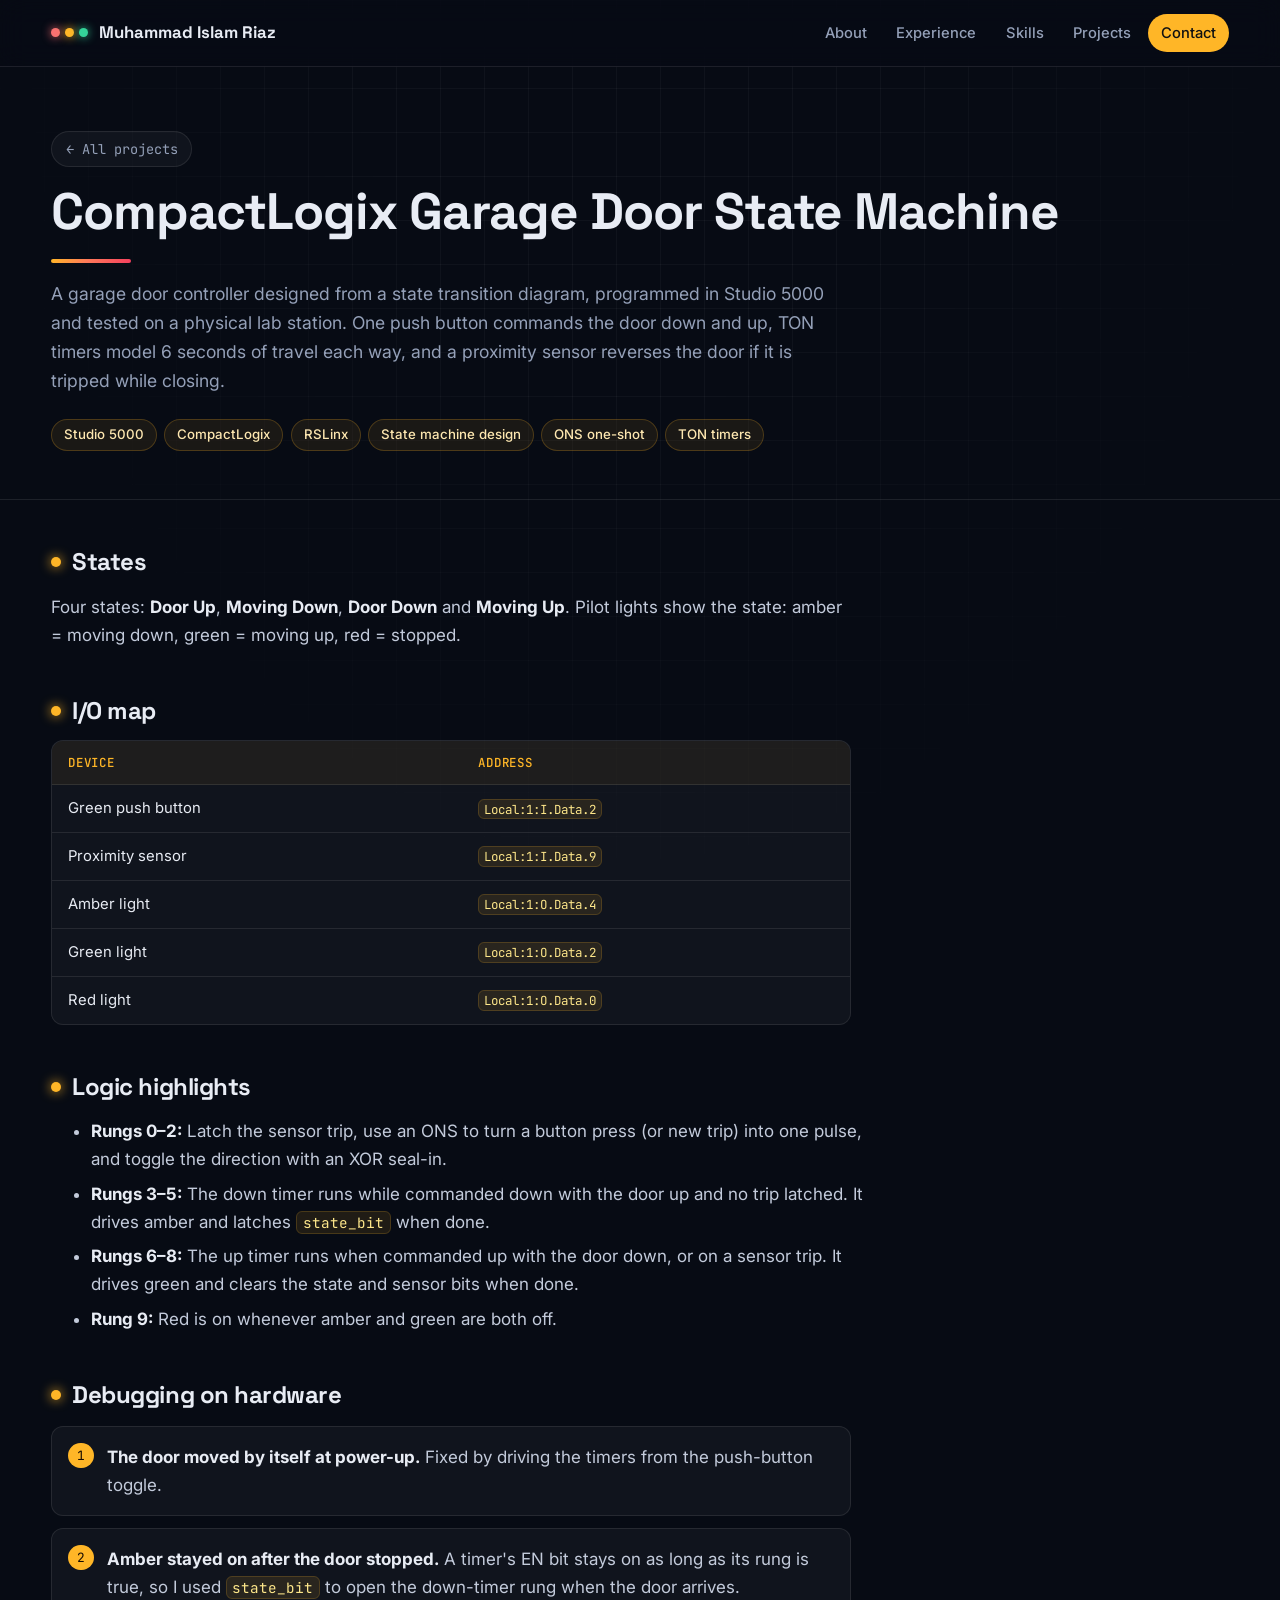
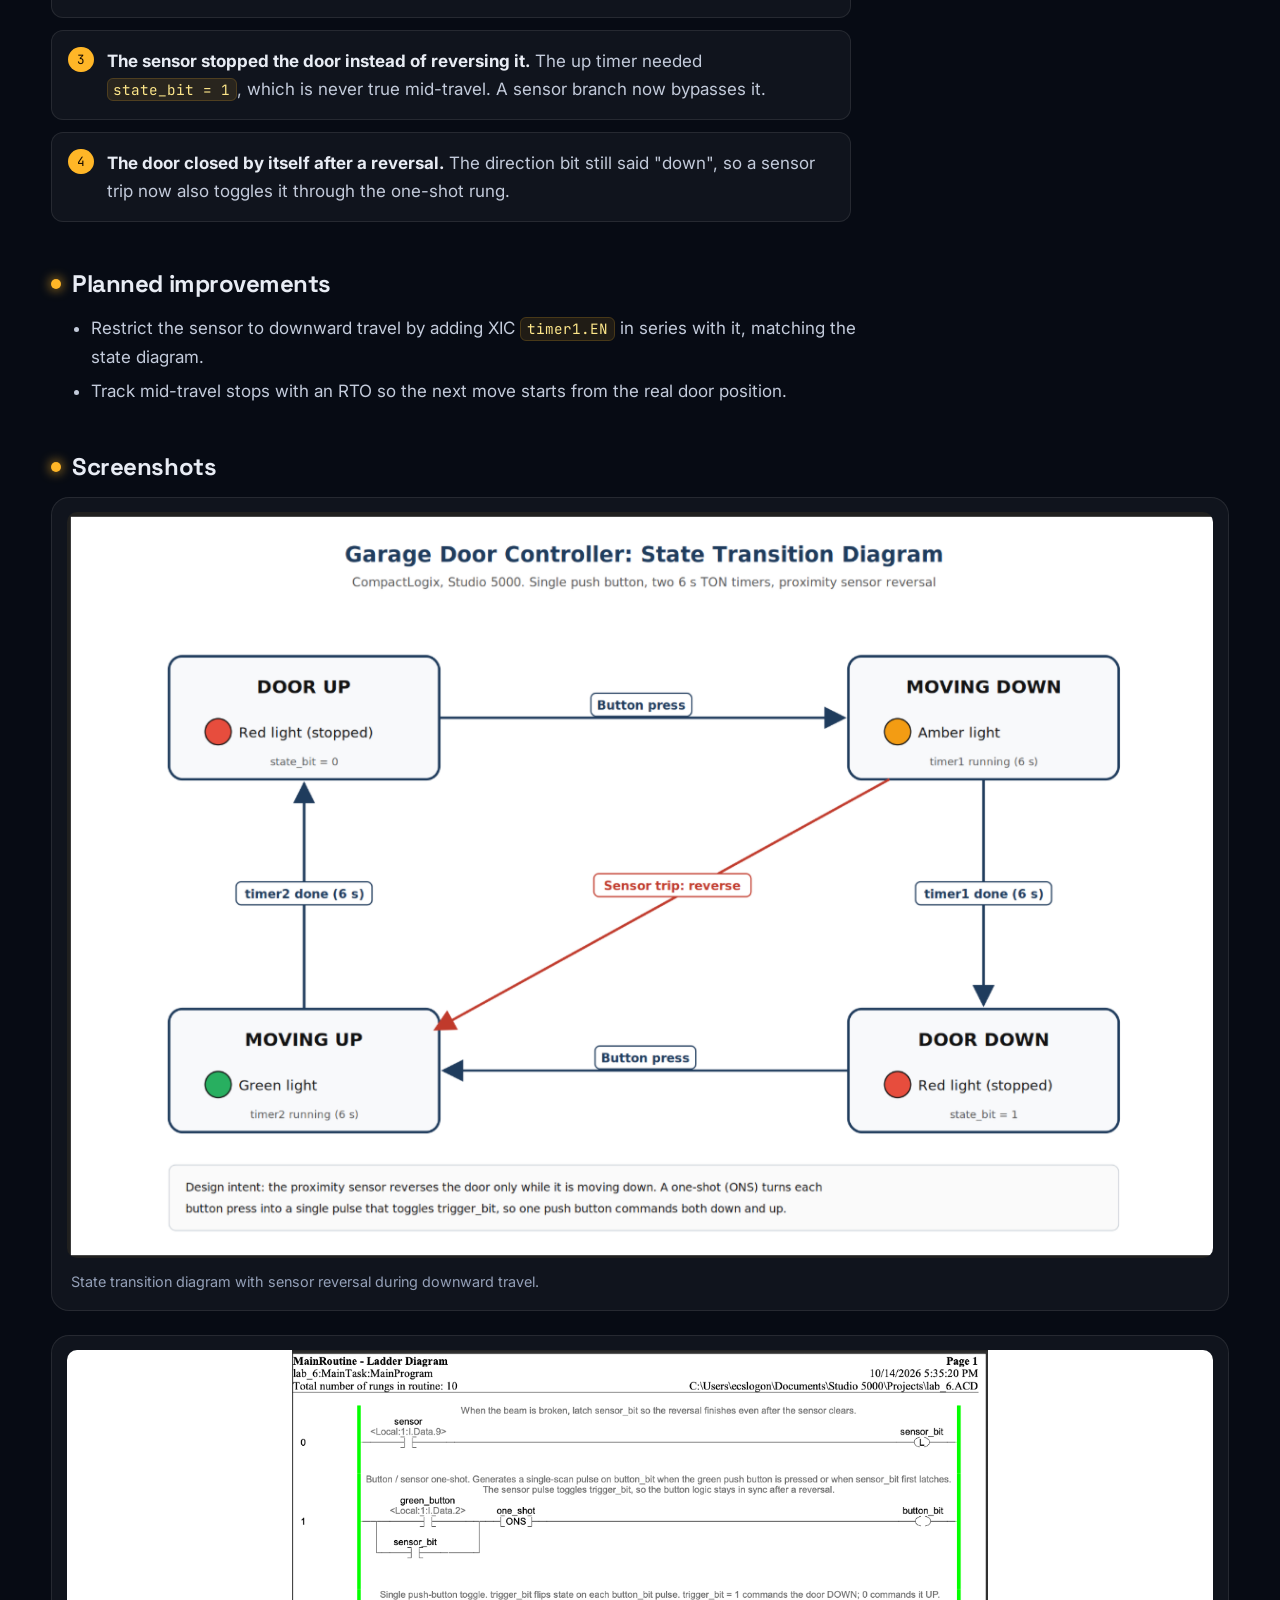
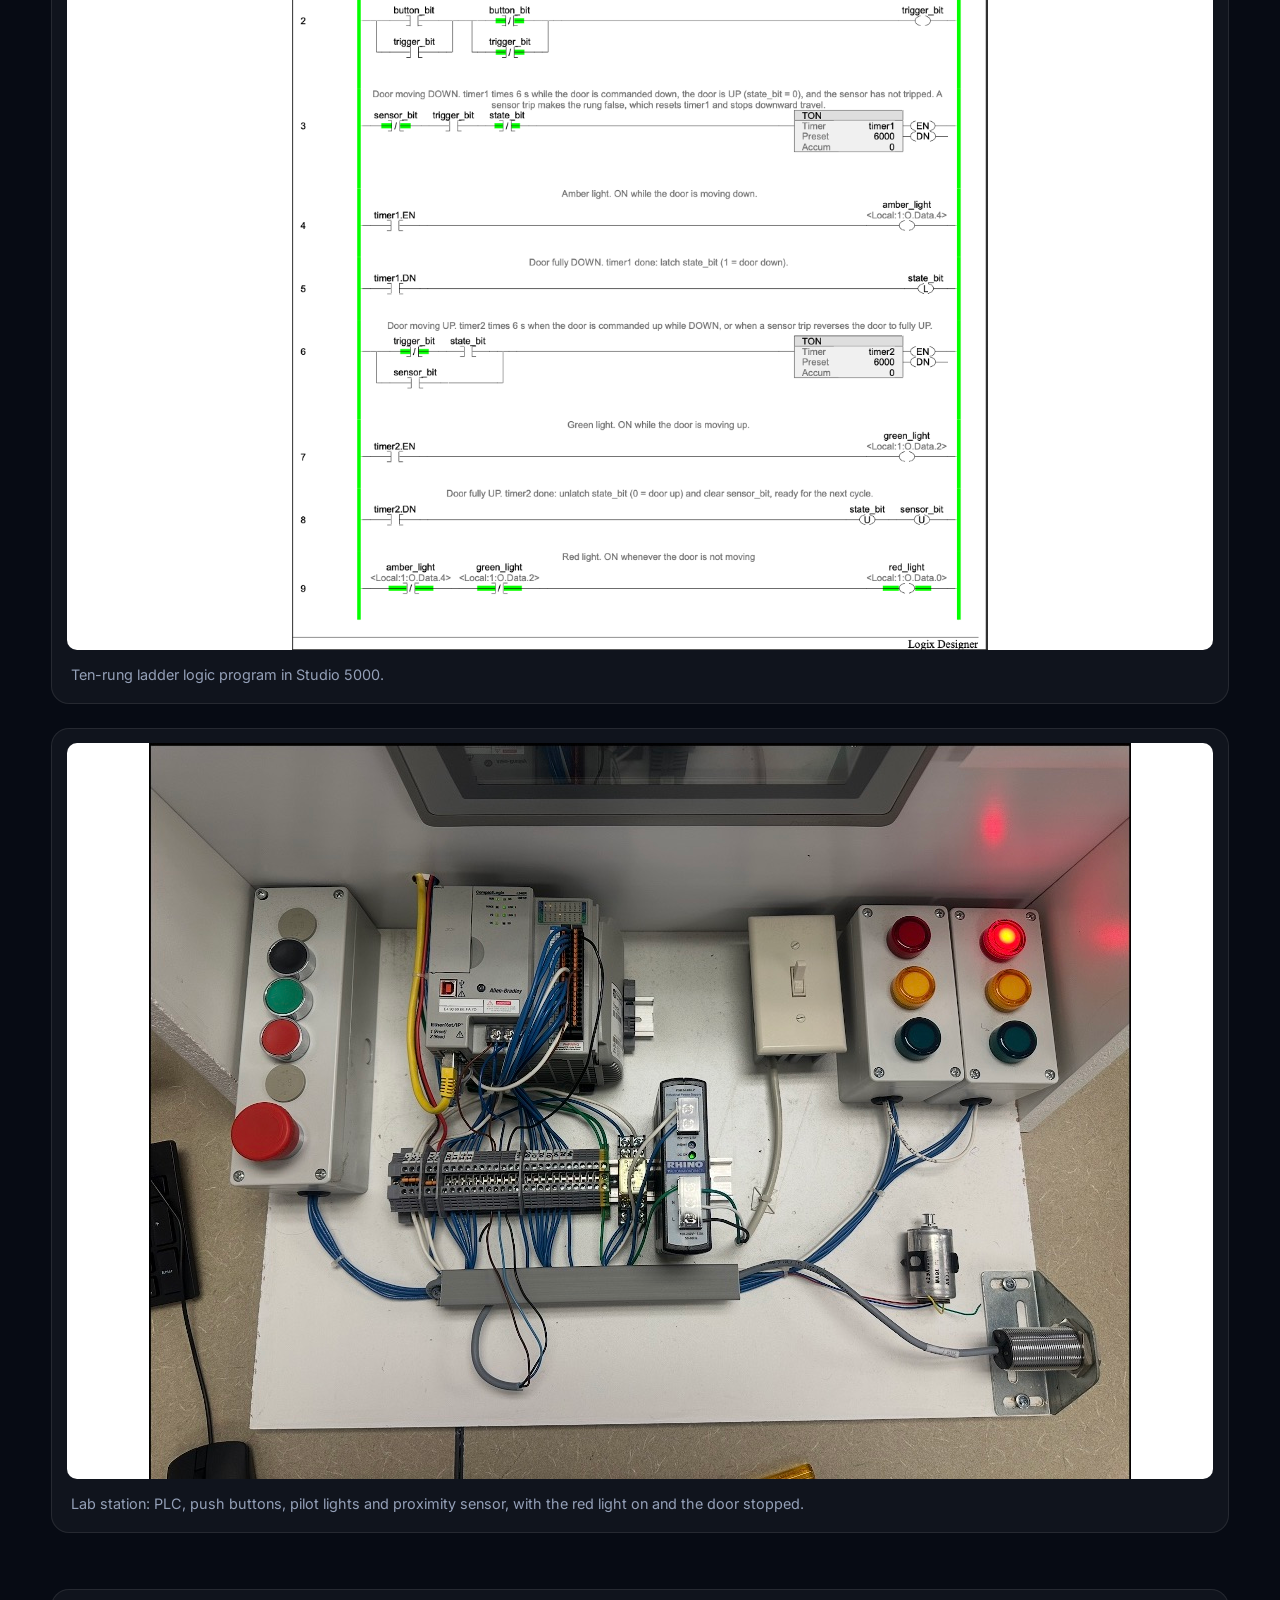
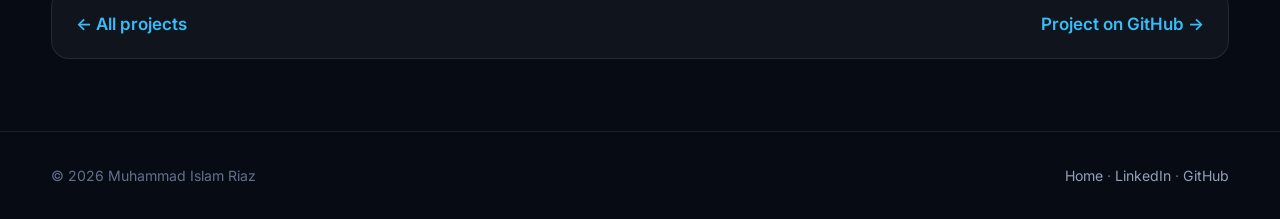
<file: projects/garage-door-state-machine.html>
<!DOCTYPE html>
<html lang="en">
<head>
  <meta charset="utf-8">
  <meta name="viewport" content="width=device-width, initial-scale=1">
  <title>Garage Door State Machine | Muhammad Islam Riaz</title>
  <meta name="description" content="Four-state garage door controller on a CompactLogix PLC with one-button control, TON travel timers, and proximity-sensor safety reversal.">
  <meta name="theme-color" content="#070b14">
  <link rel="stylesheet" href="../css/style.css">
</head>
<body>

<header class="site-header">
  <div class="wrap">
    <a class="brand" href="../"><span class="lights" aria-hidden="true"><span></span><span></span><span></span></span>Muhammad Islam Riaz</a>
    <nav class="site-nav" aria-label="Main">
      <a href="../#about">About</a><a href="../#experience">Experience</a><a href="../#skills">Skills</a><a href="../#projects">Projects</a><a class="nav-cta" href="../#contact">Contact</a>
    </nav>
  </div>
</header>

<main>
  <section class="project-hero">
    <div class="wrap">
      <a class="back" href="../#projects">← All projects</a>
      <h1>CompactLogix Garage Door State Machine</h1>
      <p>A garage door controller designed from a state transition diagram, programmed in Studio 5000 and tested on a physical lab station. One push button commands the door down and up, TON timers model 6 seconds of travel each way, and a proximity sensor reverses the door if it is tripped while closing.</p>
      <ul class="tags"><li>Studio 5000</li><li>CompactLogix</li><li>RSLinx</li><li>State machine design</li><li>ONS one-shot</li><li>TON timers</li></ul>
    </div>
  </section>

  <div class="wrap project-body">
    <h2>States</h2>
    <p>Four states: <strong>Door Up</strong>, <strong>Moving Down</strong>, <strong>Door Down</strong> and <strong>Moving Up</strong>. Pilot lights show the state: amber = moving down, green = moving up, red = stopped.</p>

    <h2>I/O map</h2>
    <div class="table-scroll">
      <table>
        <thead><tr><th>Device</th><th>Address</th></tr></thead>
        <tbody>
          <tr><td>Green push button</td><td><code>Local:1:I.Data.2</code></td></tr>
          <tr><td>Proximity sensor</td><td><code>Local:1:I.Data.9</code></td></tr>
          <tr><td>Amber light</td><td><code>Local:1:O.Data.4</code></td></tr>
          <tr><td>Green light</td><td><code>Local:1:O.Data.2</code></td></tr>
          <tr><td>Red light</td><td><code>Local:1:O.Data.0</code></td></tr>
        </tbody>
      </table>
    </div>

    <h2>Logic highlights</h2>
    <ul>
      <li><strong>Rungs 0–2:</strong> Latch the sensor trip, use an ONS to turn a button press (or new trip) into one pulse, and toggle the direction with an XOR seal-in.</li>
      <li><strong>Rungs 3–5:</strong> The down timer runs while commanded down with the door up and no trip latched. It drives amber and latches <code>state_bit</code> when done.</li>
      <li><strong>Rungs 6–8:</strong> The up timer runs when commanded up with the door down, or on a sensor trip. It drives green and clears the state and sensor bits when done.</li>
      <li><strong>Rung 9:</strong> Red is on whenever amber and green are both off.</li>
    </ul>

    <h2>Debugging on hardware</h2>
    <ol class="fix-list">
      <li><strong>The door moved by itself at power-up.</strong> Fixed by driving the timers from the push-button toggle.</li>
      <li><strong>Amber stayed on after the door stopped.</strong> A timer's EN bit stays on as long as its rung is true, so I used <code>state_bit</code> to open the down-timer rung when the door arrives.</li>
      <li><strong>The sensor stopped the door instead of reversing it.</strong> The up timer needed <code>state_bit = 1</code>, which is never true mid-travel. A sensor branch now bypasses it.</li>
      <li><strong>The door closed by itself after a reversal.</strong> The direction bit still said "down", so a sensor trip now also toggles it through the one-shot rung.</li>
    </ol>

    <h2>Planned improvements</h2>
    <ul>
      <li>Restrict the sensor to downward travel by adding XIC <code>timer1.EN</code> in series with it, matching the state diagram.</li>
      <li>Track mid-travel stops with an RTO so the next move starts from the real door position.</li>
    </ul>

    <h2>Screenshots</h2>
    <div class="gallery">
      <figure><a href="../assets/projects/garage-door/state-diagram.png"><img src="../assets/projects/garage-door/state-diagram.png" alt="State transition diagram" loading="lazy"></a><figcaption>State transition diagram with sensor reversal during downward travel.</figcaption></figure>
      <figure><a href="../assets/projects/garage-door/ladder.png"><img src="../assets/projects/garage-door/ladder.png" alt="Ten-rung ladder logic" loading="lazy"></a><figcaption>Ten-rung ladder logic program in Studio 5000.</figcaption></figure>
      <figure><a href="../assets/projects/garage-door/station.jpg"><img src="../assets/projects/garage-door/station.jpg" alt="Physical lab station" loading="lazy"></a><figcaption>Lab station: PLC, push buttons, pilot lights and proximity sensor, with the red light on and the door stopped.</figcaption></figure>
    </div>

    <div class="project-nav">
      <a href="../#projects">← All projects</a>
      <a href="https://github.com/IRM1/CONTROLS/tree/main/compactlogix-garage-door-state-machine">Project on GitHub →</a>
    </div>
  </div>
</main>

<footer class="site-footer"><div class="wrap"><span>© 2026 Muhammad Islam Riaz</span><span><a href="../">Home</a> · <a href="https://www.linkedin.com/in/muhammad-islam-riaz/">LinkedIn</a> · <a href="https://github.com/IRM1/CONTROLS">GitHub</a></span></div></footer>
</body>
</html>
</file>
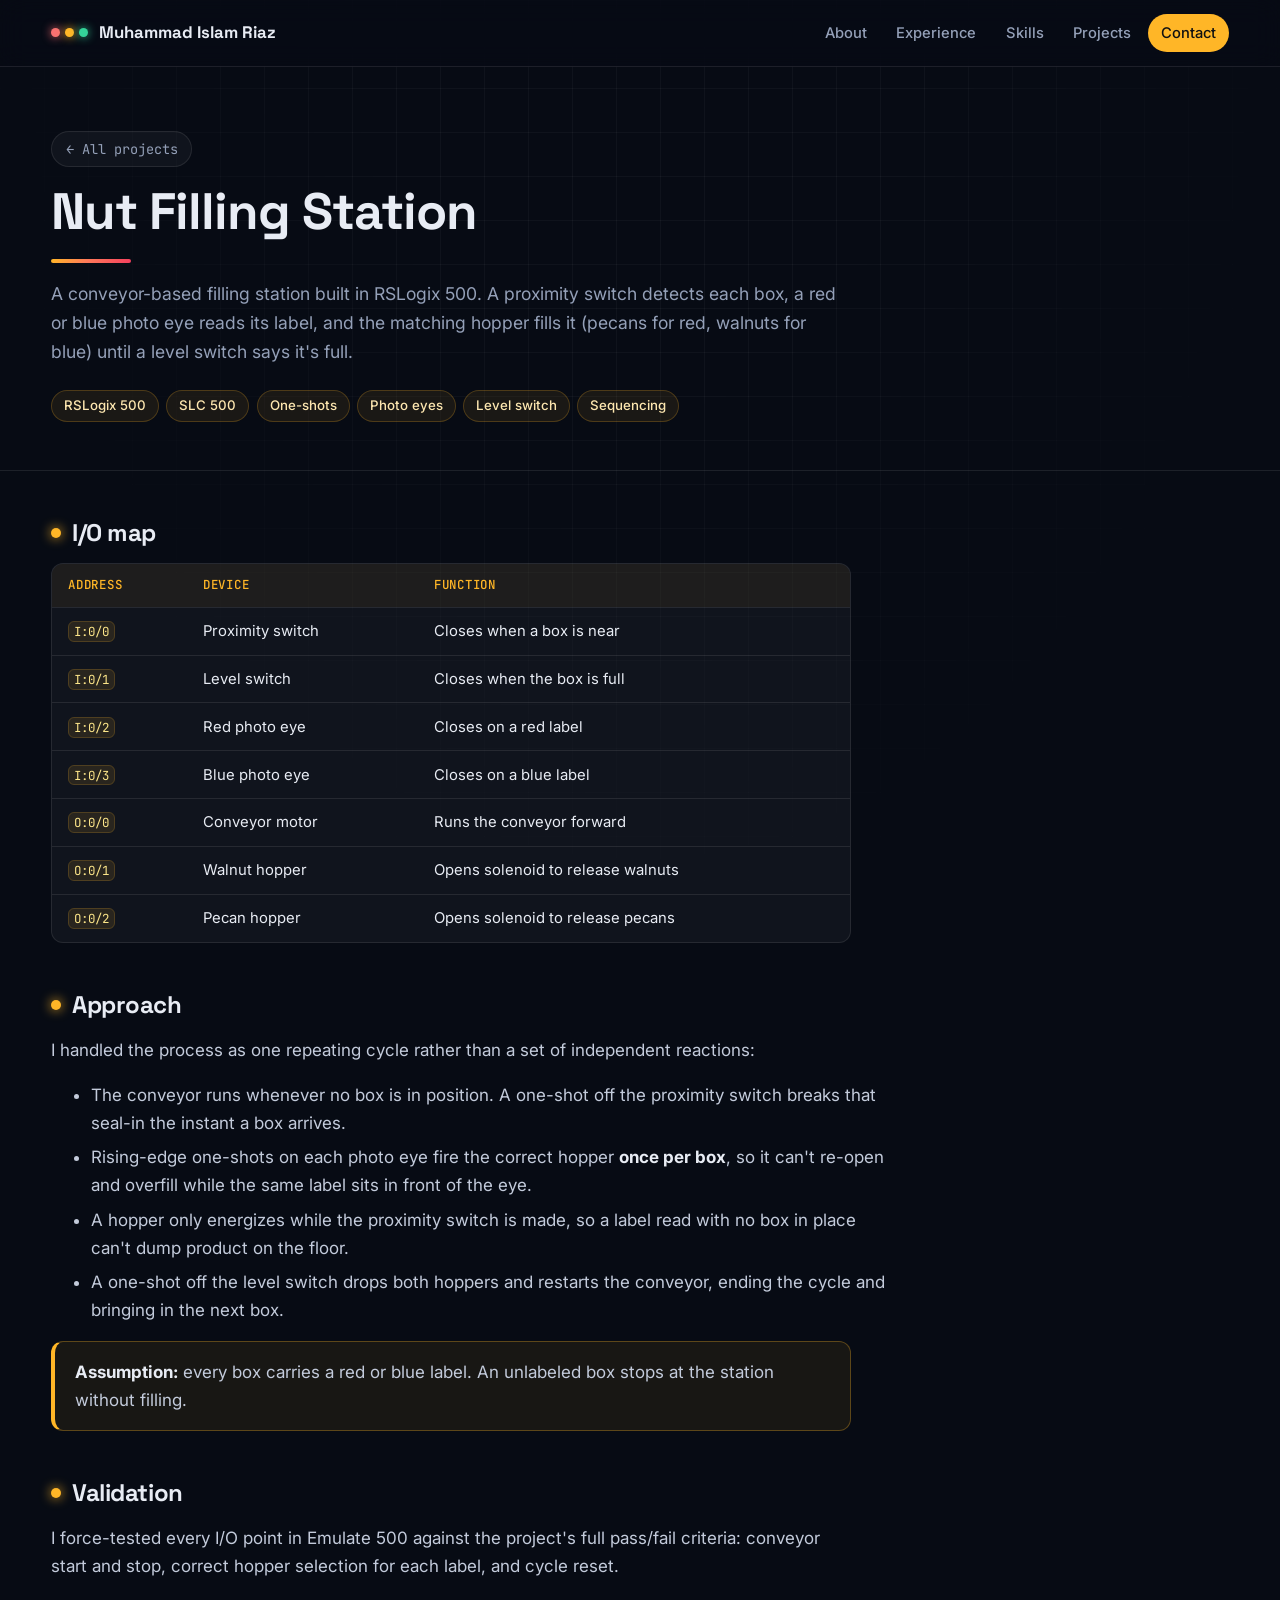
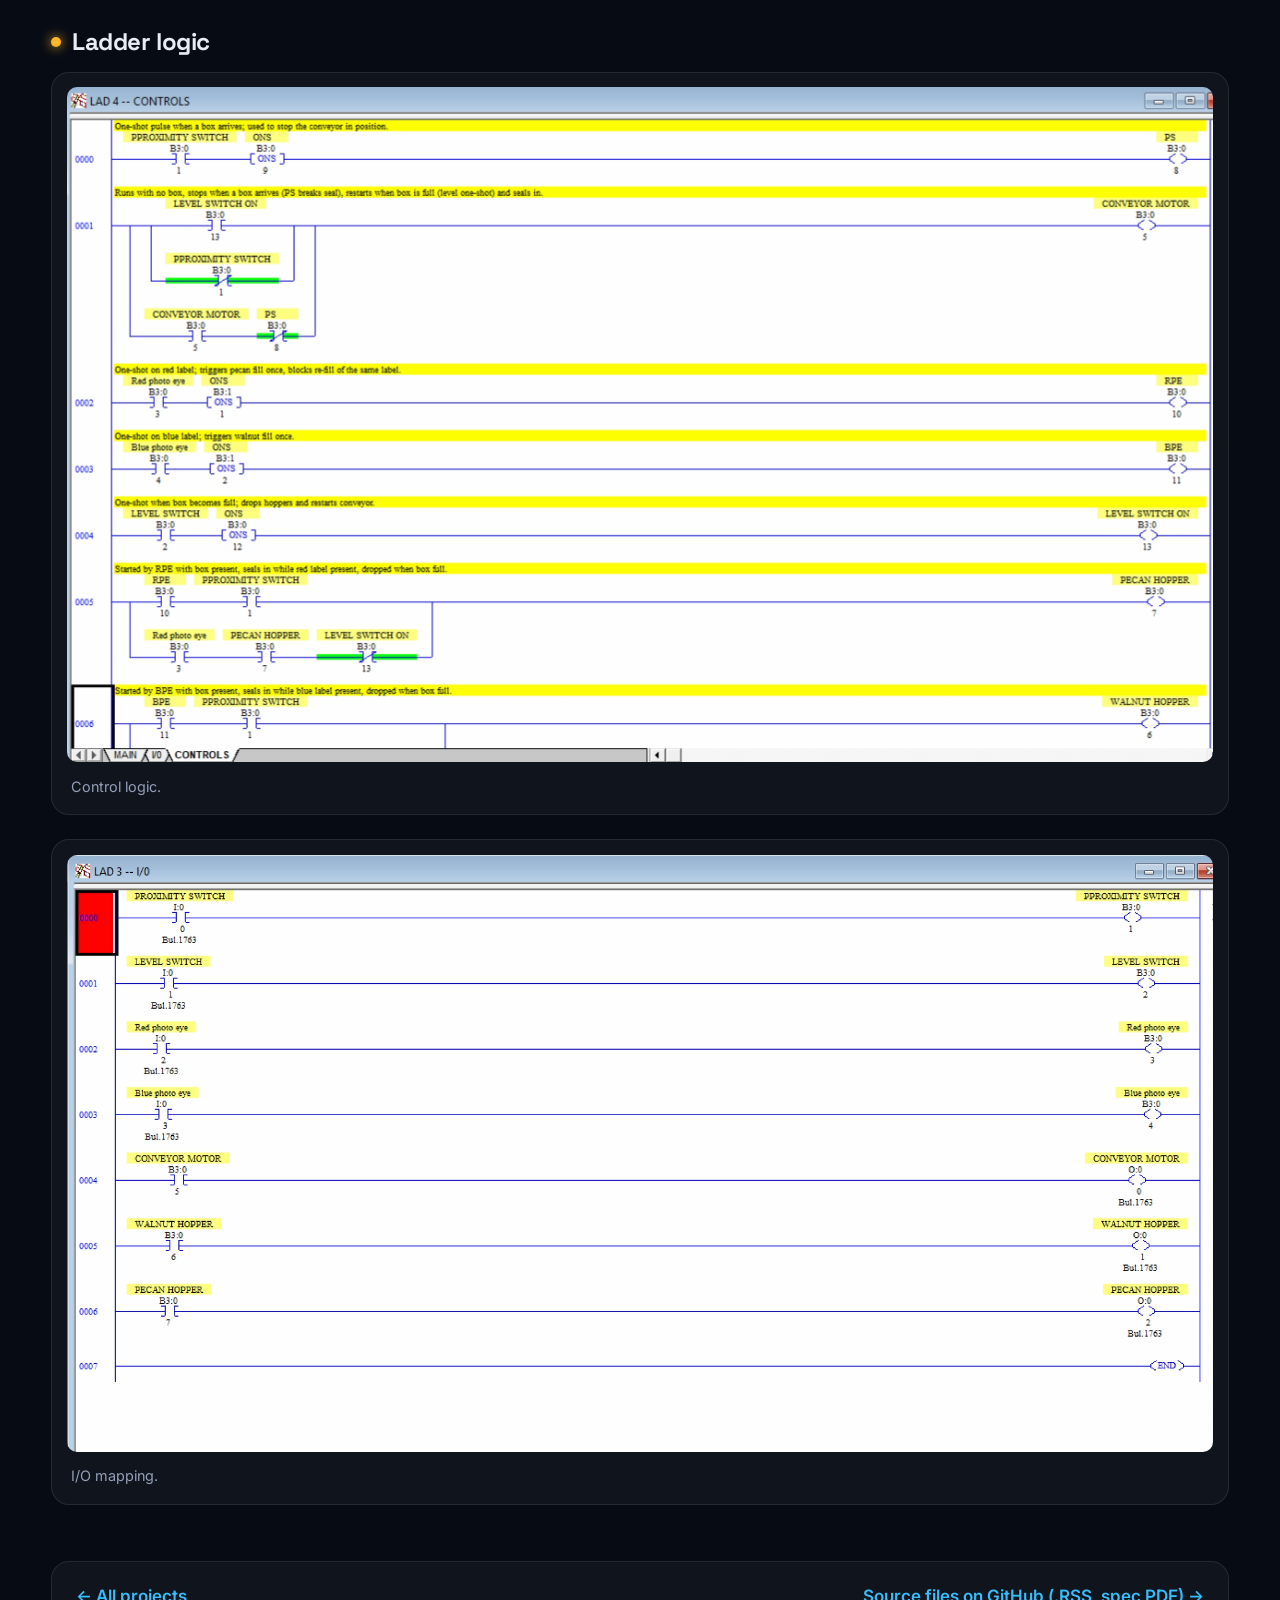
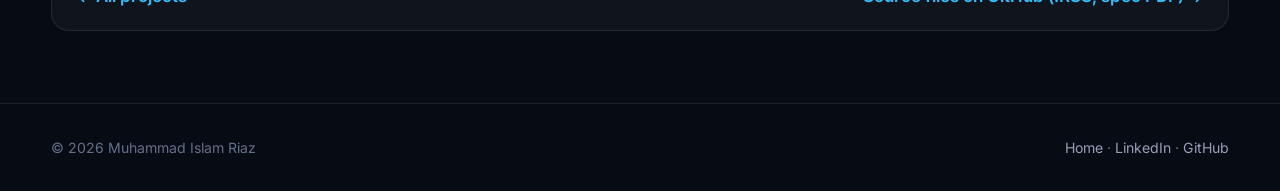
<file: projects/nut-filling-station.html>
<!DOCTYPE html>
<html lang="en">
<head>
  <meta charset="utf-8">
  <meta name="viewport" content="width=device-width, initial-scale=1">
  <title>Nut Filling Station | Muhammad Islam Riaz</title>
  <meta name="description" content="RSLogix 500 conveyor project that routes red- and blue-labeled boxes to the correct hopper and runs the fill cycle automatically.">
  <meta name="theme-color" content="#070b14">
  <link rel="stylesheet" href="../css/style.css">
</head>
<body>

<header class="site-header">
  <div class="wrap">
    <a class="brand" href="../"><span class="lights" aria-hidden="true"><span></span><span></span><span></span></span>Muhammad Islam Riaz</a>
    <nav class="site-nav" aria-label="Main">
      <a href="../#about">About</a><a href="../#experience">Experience</a><a href="../#skills">Skills</a><a href="../#projects">Projects</a><a class="nav-cta" href="../#contact">Contact</a>
    </nav>
  </div>
</header>

<main>
  <section class="project-hero">
    <div class="wrap">
      <a class="back" href="../#projects">← All projects</a>
      <h1>Nut Filling Station</h1>
      <p>A conveyor-based filling station built in RSLogix 500. A proximity switch detects each box, a red or blue photo eye reads its label, and the matching hopper fills it (pecans for red, walnuts for blue) until a level switch says it's full.</p>
      <ul class="tags"><li>RSLogix 500</li><li>SLC 500</li><li>One-shots</li><li>Photo eyes</li><li>Level switch</li><li>Sequencing</li></ul>
    </div>
  </section>

  <div class="wrap project-body">
    <h2>I/O map</h2>
    <div class="table-scroll">
      <table>
        <thead><tr><th>Address</th><th>Device</th><th>Function</th></tr></thead>
        <tbody>
          <tr><td><code>I:0/0</code></td><td>Proximity switch</td><td>Closes when a box is near</td></tr>
          <tr><td><code>I:0/1</code></td><td>Level switch</td><td>Closes when the box is full</td></tr>
          <tr><td><code>I:0/2</code></td><td>Red photo eye</td><td>Closes on a red label</td></tr>
          <tr><td><code>I:0/3</code></td><td>Blue photo eye</td><td>Closes on a blue label</td></tr>
          <tr><td><code>O:0/0</code></td><td>Conveyor motor</td><td>Runs the conveyor forward</td></tr>
          <tr><td><code>O:0/1</code></td><td>Walnut hopper</td><td>Opens solenoid to release walnuts</td></tr>
          <tr><td><code>O:0/2</code></td><td>Pecan hopper</td><td>Opens solenoid to release pecans</td></tr>
        </tbody>
      </table>
    </div>

    <h2>Approach</h2>
    <p>I handled the process as one repeating cycle rather than a set of independent reactions:</p>
    <ul>
      <li>The conveyor runs whenever no box is in position. A one-shot off the proximity switch breaks that seal-in the instant a box arrives.</li>
      <li>Rising-edge one-shots on each photo eye fire the correct hopper <strong>once per box</strong>, so it can't re-open and overfill while the same label sits in front of the eye.</li>
      <li>A hopper only energizes while the proximity switch is made, so a label read with no box in place can't dump product on the floor.</li>
      <li>A one-shot off the level switch drops both hoppers and restarts the conveyor, ending the cycle and bringing in the next box.</li>
    </ul>
    <p class="callout"><strong>Assumption:</strong> every box carries a red or blue label. An unlabeled box stops at the station without filling.</p>

    <h2>Validation</h2>
    <p>I force-tested every I/O point in Emulate 500 against the project's full pass/fail criteria: conveyor start and stop, correct hopper selection for each label, and cycle reset.</p>

    <h2>Ladder logic</h2>
    <div class="gallery">
      <figure><a href="../assets/projects/nut-filling/control-logic.png"><img src="../assets/projects/nut-filling/control-logic.png" alt="Control logic" loading="lazy"></a><figcaption>Control logic.</figcaption></figure>
      <figure><a href="../assets/projects/nut-filling/io-mapping.png"><img src="../assets/projects/nut-filling/io-mapping.png" alt="I/O mapping" loading="lazy"></a><figcaption>I/O mapping.</figcaption></figure>
    </div>

    <div class="project-nav">
      <a href="../#projects">← All projects</a>
      <a href="https://github.com/IRM1/CONTROLS/tree/main/NutFillingStation">Source files on GitHub (.RSS, spec PDF) →</a>
    </div>
  </div>
</main>

<footer class="site-footer"><div class="wrap"><span>© 2026 Muhammad Islam Riaz</span><span><a href="../">Home</a> · <a href="https://www.linkedin.com/in/muhammad-islam-riaz/">LinkedIn</a> · <a href="https://github.com/IRM1/CONTROLS">GitHub</a></span></div></footer>
</body>
</html>
</file>
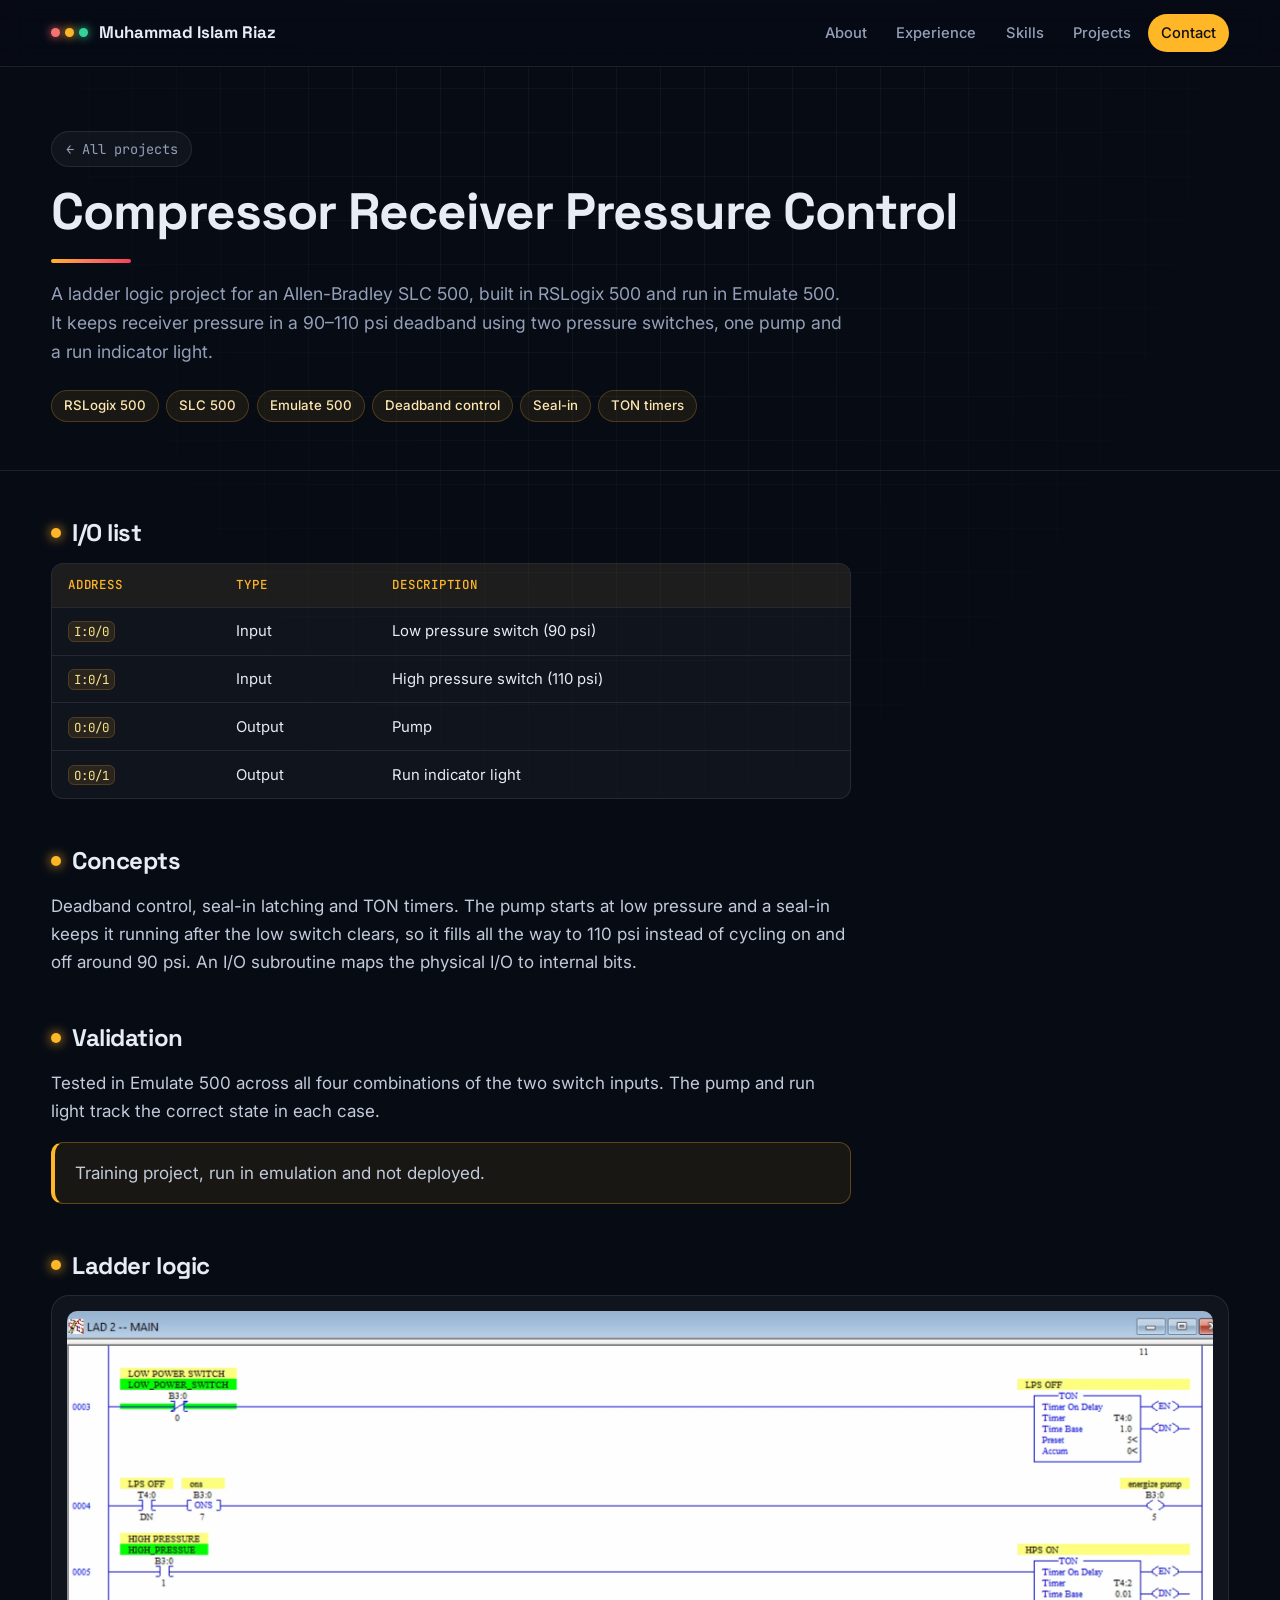
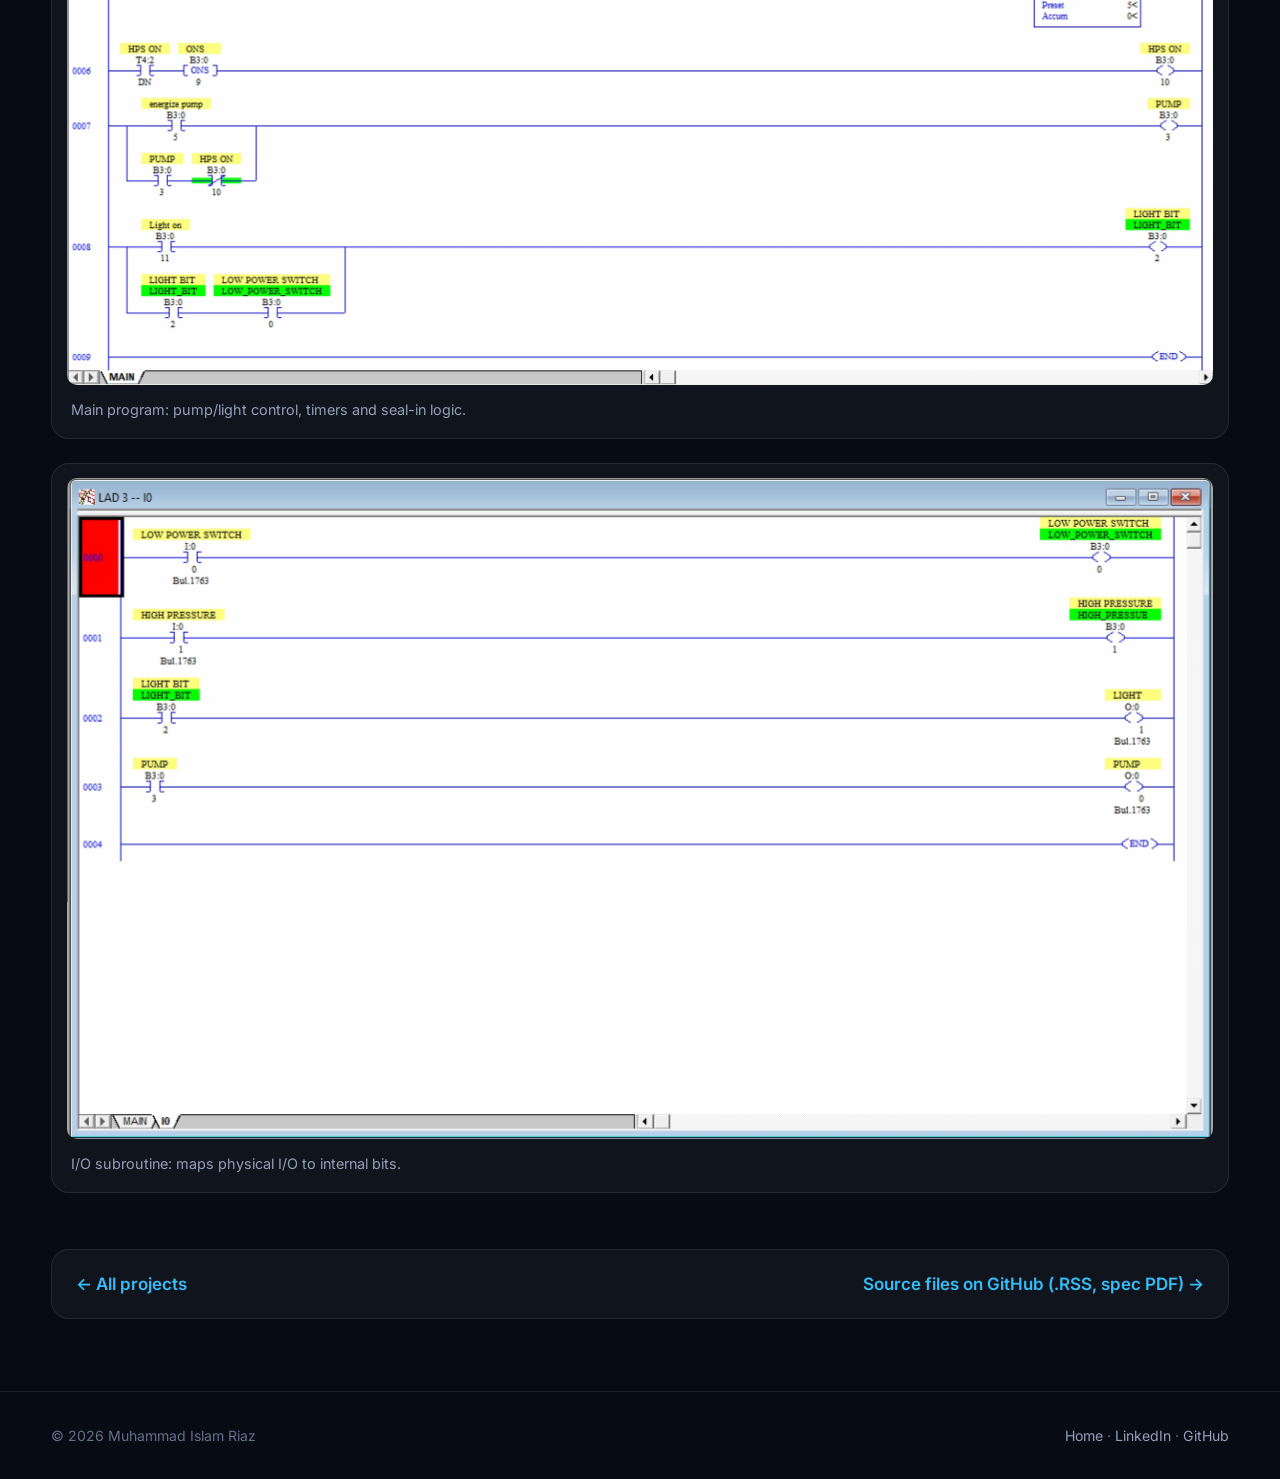
<file: projects/pressure-control.html>
<!DOCTYPE html>
<html lang="en">
<head>
  <meta charset="utf-8">
  <meta name="viewport" content="width=device-width, initial-scale=1">
  <title>Compressor Receiver Pressure Control | Muhammad Islam Riaz</title>
  <meta name="description" content="SLC 500 ladder logic that keeps compressor receiver pressure in a 90–110 psi deadband using two pressure switches, one pump, and a run light.">
  <meta name="theme-color" content="#070b14">
  <link rel="stylesheet" href="../css/style.css">
</head>
<body>

<header class="site-header">
  <div class="wrap">
    <a class="brand" href="../"><span class="lights" aria-hidden="true"><span></span><span></span><span></span></span>Muhammad Islam Riaz</a>
    <nav class="site-nav" aria-label="Main">
      <a href="../#about">About</a><a href="../#experience">Experience</a><a href="../#skills">Skills</a><a href="../#projects">Projects</a><a class="nav-cta" href="../#contact">Contact</a>
    </nav>
  </div>
</header>

<main>
  <section class="project-hero">
    <div class="wrap">
      <a class="back" href="../#projects">← All projects</a>
      <h1>Compressor Receiver Pressure Control</h1>
      <p>A ladder logic project for an Allen-Bradley SLC 500, built in RSLogix 500 and run in Emulate 500. It keeps receiver pressure in a 90–110 psi deadband using two pressure switches, one pump and a run indicator light.</p>
      <ul class="tags"><li>RSLogix 500</li><li>SLC 500</li><li>Emulate 500</li><li>Deadband control</li><li>Seal-in</li><li>TON timers</li></ul>
    </div>
  </section>

  <div class="wrap project-body">
    <h2>I/O list</h2>
    <div class="table-scroll">
      <table>
        <thead><tr><th>Address</th><th>Type</th><th>Description</th></tr></thead>
        <tbody>
          <tr><td><code>I:0/0</code></td><td>Input</td><td>Low pressure switch (90 psi)</td></tr>
          <tr><td><code>I:0/1</code></td><td>Input</td><td>High pressure switch (110 psi)</td></tr>
          <tr><td><code>O:0/0</code></td><td>Output</td><td>Pump</td></tr>
          <tr><td><code>O:0/1</code></td><td>Output</td><td>Run indicator light</td></tr>
        </tbody>
      </table>
    </div>

    <h2>Concepts</h2>
    <p>Deadband control, seal-in latching and TON timers. The pump starts at low pressure and a seal-in keeps it running after the low switch clears, so it fills all the way to 110 psi instead of cycling on and off around 90 psi. An I/O subroutine maps the physical I/O to internal bits.</p>
    <h2>Validation</h2>
    <p>Tested in Emulate 500 across all four combinations of the two switch inputs. The pump and run light track the correct state in each case.</p>
    <p class="callout">Training project, run in emulation and not deployed.</p>

    <h2>Ladder logic</h2>
    <div class="gallery">
      <figure><a href="../assets/projects/pressure-control/main-program.png"><img src="../assets/projects/pressure-control/main-program.png" alt="Main program" loading="lazy"></a><figcaption>Main program: pump/light control, timers and seal-in logic.</figcaption></figure>
      <figure><a href="../assets/projects/pressure-control/io-subroutine.png"><img src="../assets/projects/pressure-control/io-subroutine.png" alt="I/O subroutine" loading="lazy"></a><figcaption>I/O subroutine: maps physical I/O to internal bits.</figcaption></figure>
    </div>

    <div class="project-nav">
      <a href="../#projects">← All projects</a>
      <a href="https://github.com/IRM1/CONTROLS/tree/main/pressure-control">Source files on GitHub (.RSS, spec PDF) →</a>
    </div>
  </div>
</main>

<footer class="site-footer"><div class="wrap"><span>© 2026 Muhammad Islam Riaz</span><span><a href="../">Home</a> · <a href="https://www.linkedin.com/in/muhammad-islam-riaz/">LinkedIn</a> · <a href="https://github.com/IRM1/CONTROLS">GitHub</a></span></div></footer>
</body>
</html>
</file>
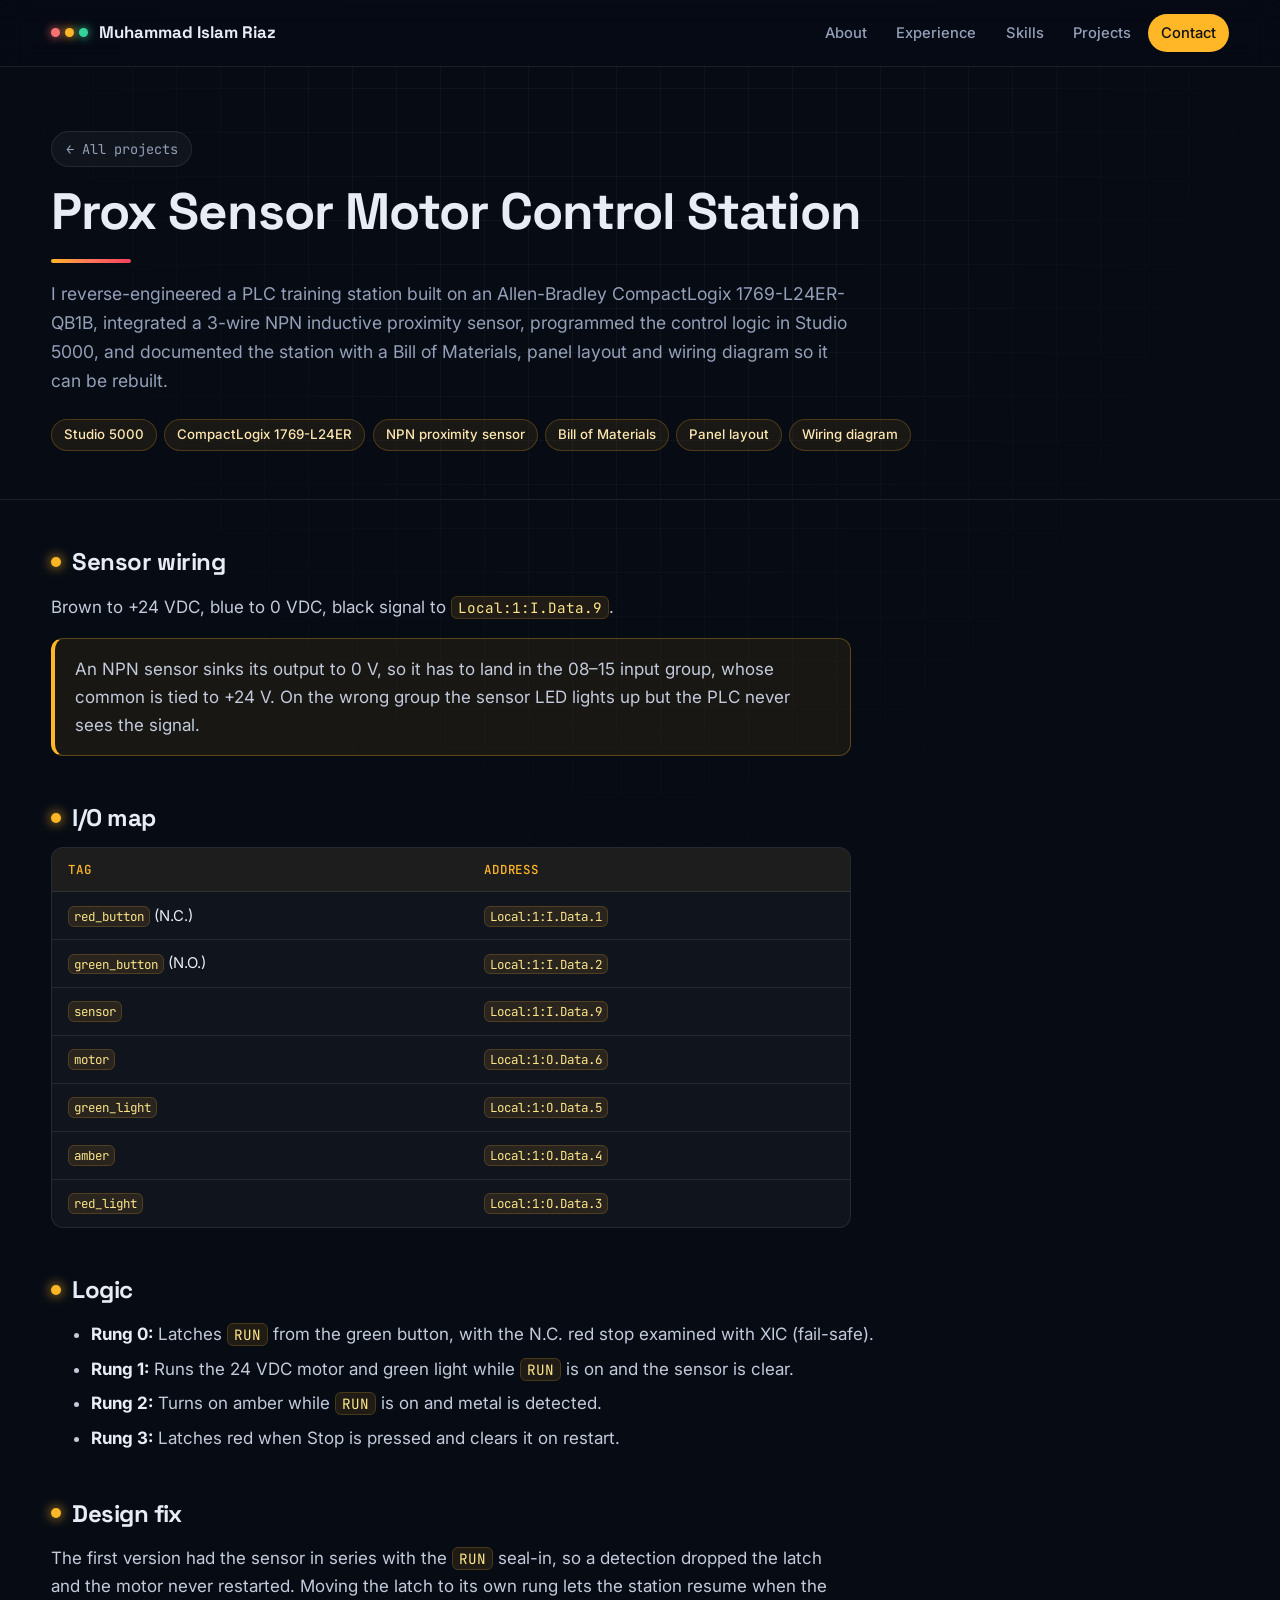
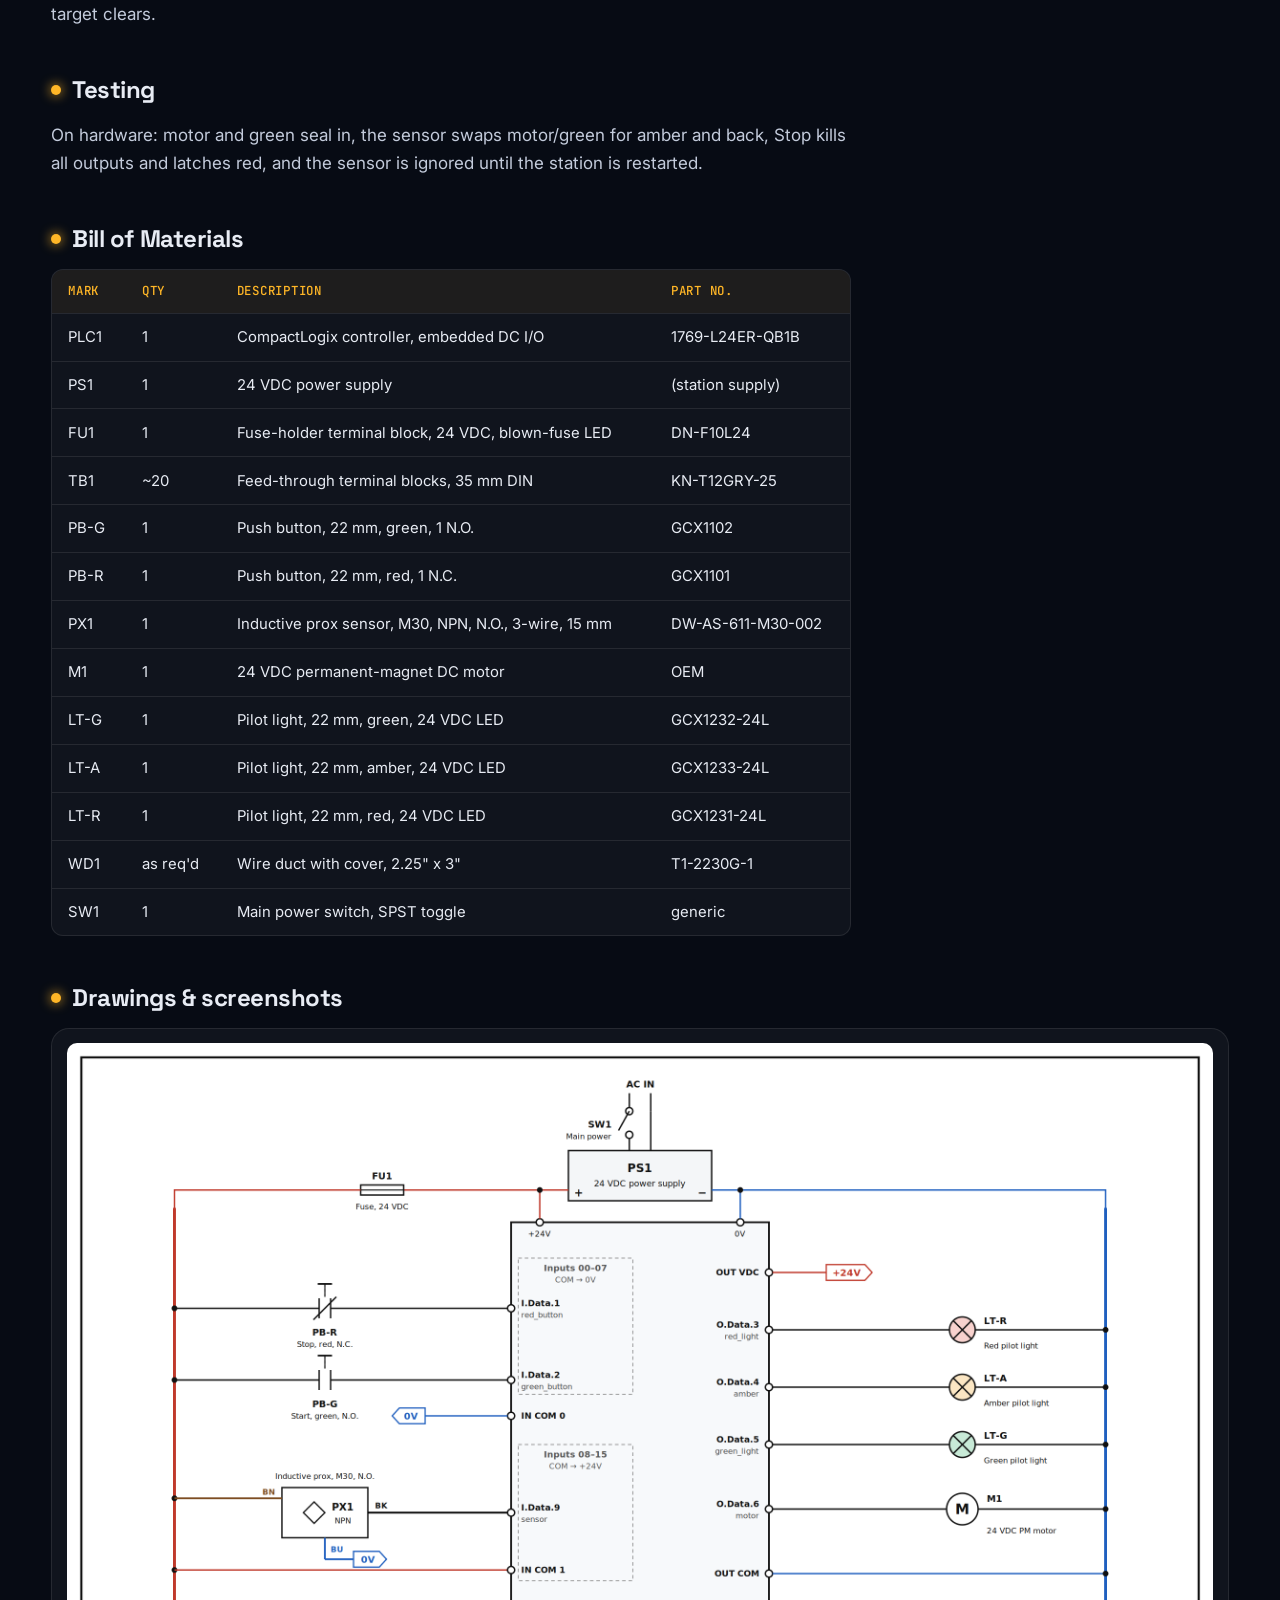
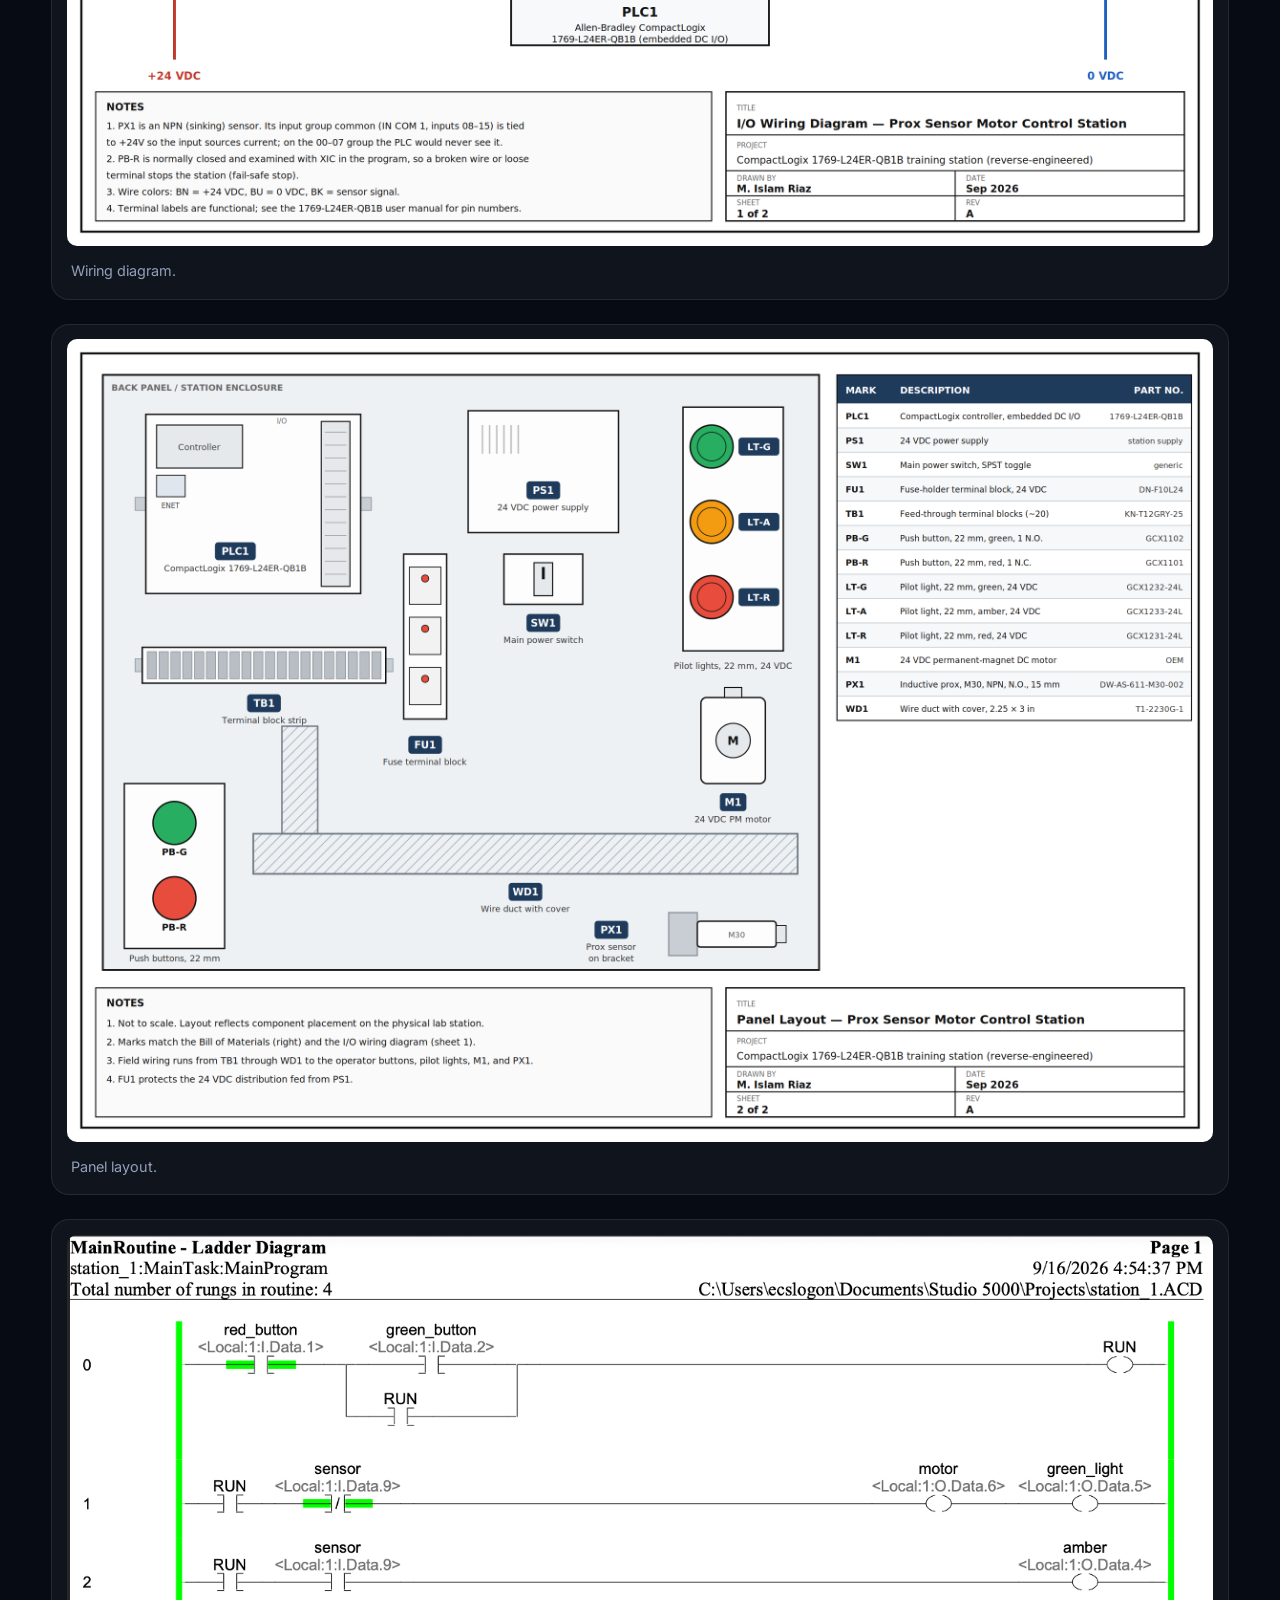
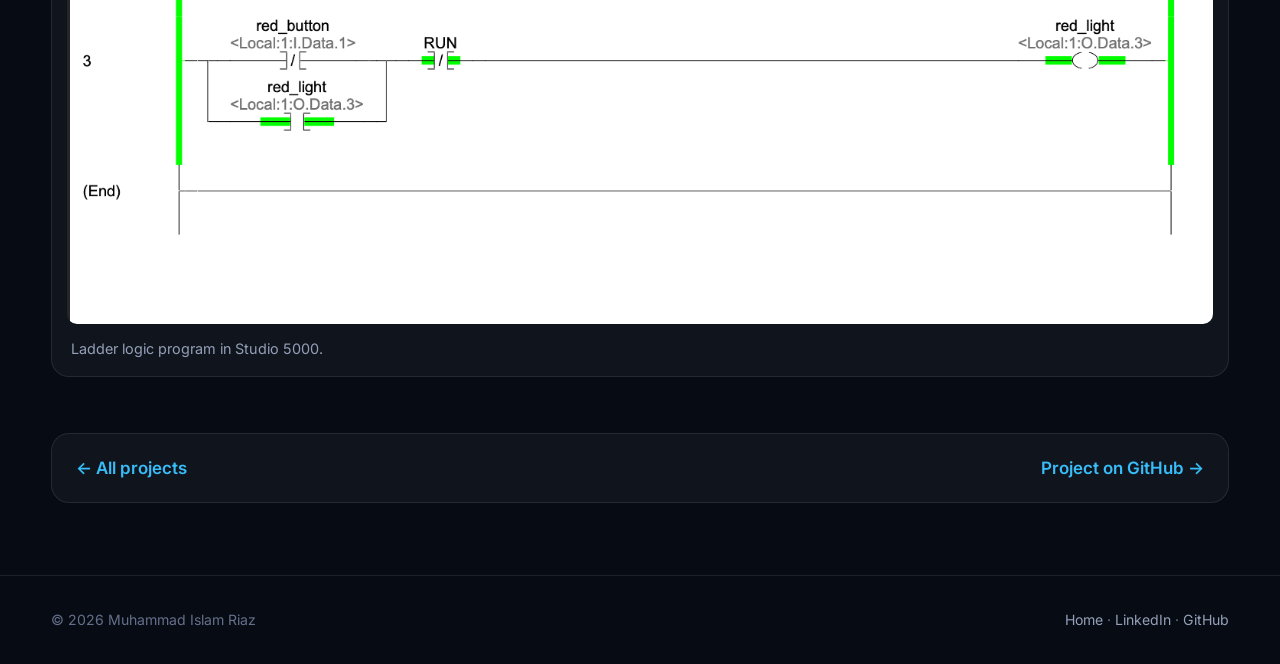
<file: projects/prox-sensor-motor-control-station.html>
<!DOCTYPE html>
<html lang="en">
<head>
  <meta charset="utf-8">
  <meta name="viewport" content="width=device-width, initial-scale=1">
  <title>Prox Sensor Motor Control Station | Muhammad Islam Riaz</title>
  <meta name="description" content="Reverse-engineered CompactLogix training station with an NPN proximity sensor, motor and light control logic, Bill of Materials, panel layout, and wiring diagram.">
  <meta name="theme-color" content="#070b14">
  <link rel="stylesheet" href="../css/style.css">
</head>
<body>

<header class="site-header">
  <div class="wrap">
    <a class="brand" href="../"><span class="lights" aria-hidden="true"><span></span><span></span><span></span></span>Muhammad Islam Riaz</a>
    <nav class="site-nav" aria-label="Main">
      <a href="../#about">About</a><a href="../#experience">Experience</a><a href="../#skills">Skills</a><a href="../#projects">Projects</a><a class="nav-cta" href="../#contact">Contact</a>
    </nav>
  </div>
</header>

<main>
  <section class="project-hero">
    <div class="wrap">
      <a class="back" href="../#projects">← All projects</a>
      <h1>Prox Sensor Motor Control Station</h1>
      <p>I reverse-engineered a PLC training station built on an Allen-Bradley CompactLogix 1769-L24ER-QB1B, integrated a 3-wire NPN inductive proximity sensor, programmed the control logic in Studio 5000, and documented the station with a Bill of Materials, panel layout and wiring diagram so it can be rebuilt.</p>
      <ul class="tags"><li>Studio 5000</li><li>CompactLogix 1769-L24ER</li><li>NPN proximity sensor</li><li>Bill of Materials</li><li>Panel layout</li><li>Wiring diagram</li></ul>
    </div>
  </section>

  <div class="wrap project-body">
    <h2>Sensor wiring</h2>
    <p>Brown to +24 VDC, blue to 0 VDC, black signal to <code>Local:1:I.Data.9</code>.</p>
    <p class="callout">An NPN sensor sinks its output to 0 V, so it has to land in the 08–15 input group, whose common is tied to +24 V. On the wrong group the sensor LED lights up but the PLC never sees the signal.</p>

    <h2>I/O map</h2>
    <div class="table-scroll">
      <table>
        <thead><tr><th>Tag</th><th>Address</th></tr></thead>
        <tbody>
          <tr><td><code>red_button</code> (N.C.)</td><td><code>Local:1:I.Data.1</code></td></tr>
          <tr><td><code>green_button</code> (N.O.)</td><td><code>Local:1:I.Data.2</code></td></tr>
          <tr><td><code>sensor</code></td><td><code>Local:1:I.Data.9</code></td></tr>
          <tr><td><code>motor</code></td><td><code>Local:1:O.Data.6</code></td></tr>
          <tr><td><code>green_light</code></td><td><code>Local:1:O.Data.5</code></td></tr>
          <tr><td><code>amber</code></td><td><code>Local:1:O.Data.4</code></td></tr>
          <tr><td><code>red_light</code></td><td><code>Local:1:O.Data.3</code></td></tr>
        </tbody>
      </table>
    </div>

    <h2>Logic</h2>
    <ul>
      <li><strong>Rung 0:</strong> Latches <code>RUN</code> from the green button, with the N.C. red stop examined with XIC (fail-safe).</li>
      <li><strong>Rung 1:</strong> Runs the 24 VDC motor and green light while <code>RUN</code> is on and the sensor is clear.</li>
      <li><strong>Rung 2:</strong> Turns on amber while <code>RUN</code> is on and metal is detected.</li>
      <li><strong>Rung 3:</strong> Latches red when Stop is pressed and clears it on restart.</li>
    </ul>

    <h2>Design fix</h2>
    <p>The first version had the sensor in series with the <code>RUN</code> seal-in, so a detection dropped the latch and the motor never restarted. Moving the latch to its own rung lets the station resume when the target clears.</p>

    <h2>Testing</h2>
    <p>On hardware: motor and green seal in, the sensor swaps motor/green for amber and back, Stop kills all outputs and latches red, and the sensor is ignored until the station is restarted.</p>

    <h2>Bill of Materials</h2>
    <div class="table-scroll">
      <table>
        <thead><tr><th>Mark</th><th>Qty</th><th>Description</th><th>Part No.</th></tr></thead>
        <tbody>
          <tr><td>PLC1</td><td>1</td><td>CompactLogix controller, embedded DC I/O</td><td>1769-L24ER-QB1B</td></tr>
          <tr><td>PS1</td><td>1</td><td>24 VDC power supply</td><td>(station supply)</td></tr>
          <tr><td>FU1</td><td>1</td><td>Fuse-holder terminal block, 24 VDC, blown-fuse LED</td><td>DN-F10L24</td></tr>
          <tr><td>TB1</td><td>~20</td><td>Feed-through terminal blocks, 35 mm DIN</td><td>KN-T12GRY-25</td></tr>
          <tr><td>PB-G</td><td>1</td><td>Push button, 22 mm, green, 1 N.O.</td><td>GCX1102</td></tr>
          <tr><td>PB-R</td><td>1</td><td>Push button, 22 mm, red, 1 N.C.</td><td>GCX1101</td></tr>
          <tr><td>PX1</td><td>1</td><td>Inductive prox sensor, M30, NPN, N.O., 3-wire, 15 mm</td><td>DW-AS-611-M30-002</td></tr>
          <tr><td>M1</td><td>1</td><td>24 VDC permanent-magnet DC motor</td><td>OEM</td></tr>
          <tr><td>LT-G</td><td>1</td><td>Pilot light, 22 mm, green, 24 VDC LED</td><td>GCX1232-24L</td></tr>
          <tr><td>LT-A</td><td>1</td><td>Pilot light, 22 mm, amber, 24 VDC LED</td><td>GCX1233-24L</td></tr>
          <tr><td>LT-R</td><td>1</td><td>Pilot light, 22 mm, red, 24 VDC LED</td><td>GCX1231-24L</td></tr>
          <tr><td>WD1</td><td>as req'd</td><td>Wire duct with cover, 2.25" x 3"</td><td>T1-2230G-1</td></tr>
          <tr><td>SW1</td><td>1</td><td>Main power switch, SPST toggle</td><td>generic</td></tr>
        </tbody>
      </table>
    </div>

    <h2>Drawings &amp; screenshots</h2>
    <div class="gallery">
      <figure><a href="../assets/projects/prox-station/wiring-diagram.png"><img src="../assets/projects/prox-station/wiring-diagram.png" alt="Wiring diagram" loading="lazy"></a><figcaption>Wiring diagram.</figcaption></figure>
      <figure><a href="../assets/projects/prox-station/panel-layout.png"><img src="../assets/projects/prox-station/panel-layout.png" alt="Panel layout" loading="lazy"></a><figcaption>Panel layout.</figcaption></figure>
      <figure><a href="../assets/projects/prox-station/ladder.png"><img src="../assets/projects/prox-station/ladder.png" alt="Ladder logic" loading="lazy"></a><figcaption>Ladder logic program in Studio 5000.</figcaption></figure>
    </div>

    <div class="project-nav">
      <a href="../#projects">← All projects</a>
      <a href="https://github.com/IRM1/CONTROLS/tree/main/prox-sensor-motor-control-station">Project on GitHub →</a>
    </div>
  </div>
</main>

<footer class="site-footer"><div class="wrap"><span>© 2026 Muhammad Islam Riaz</span><span><a href="../">Home</a> · <a href="https://www.linkedin.com/in/muhammad-islam-riaz/">LinkedIn</a> · <a href="https://github.com/IRM1/CONTROLS">GitHub</a></span></div></footer>
</body>
</html>
</file>
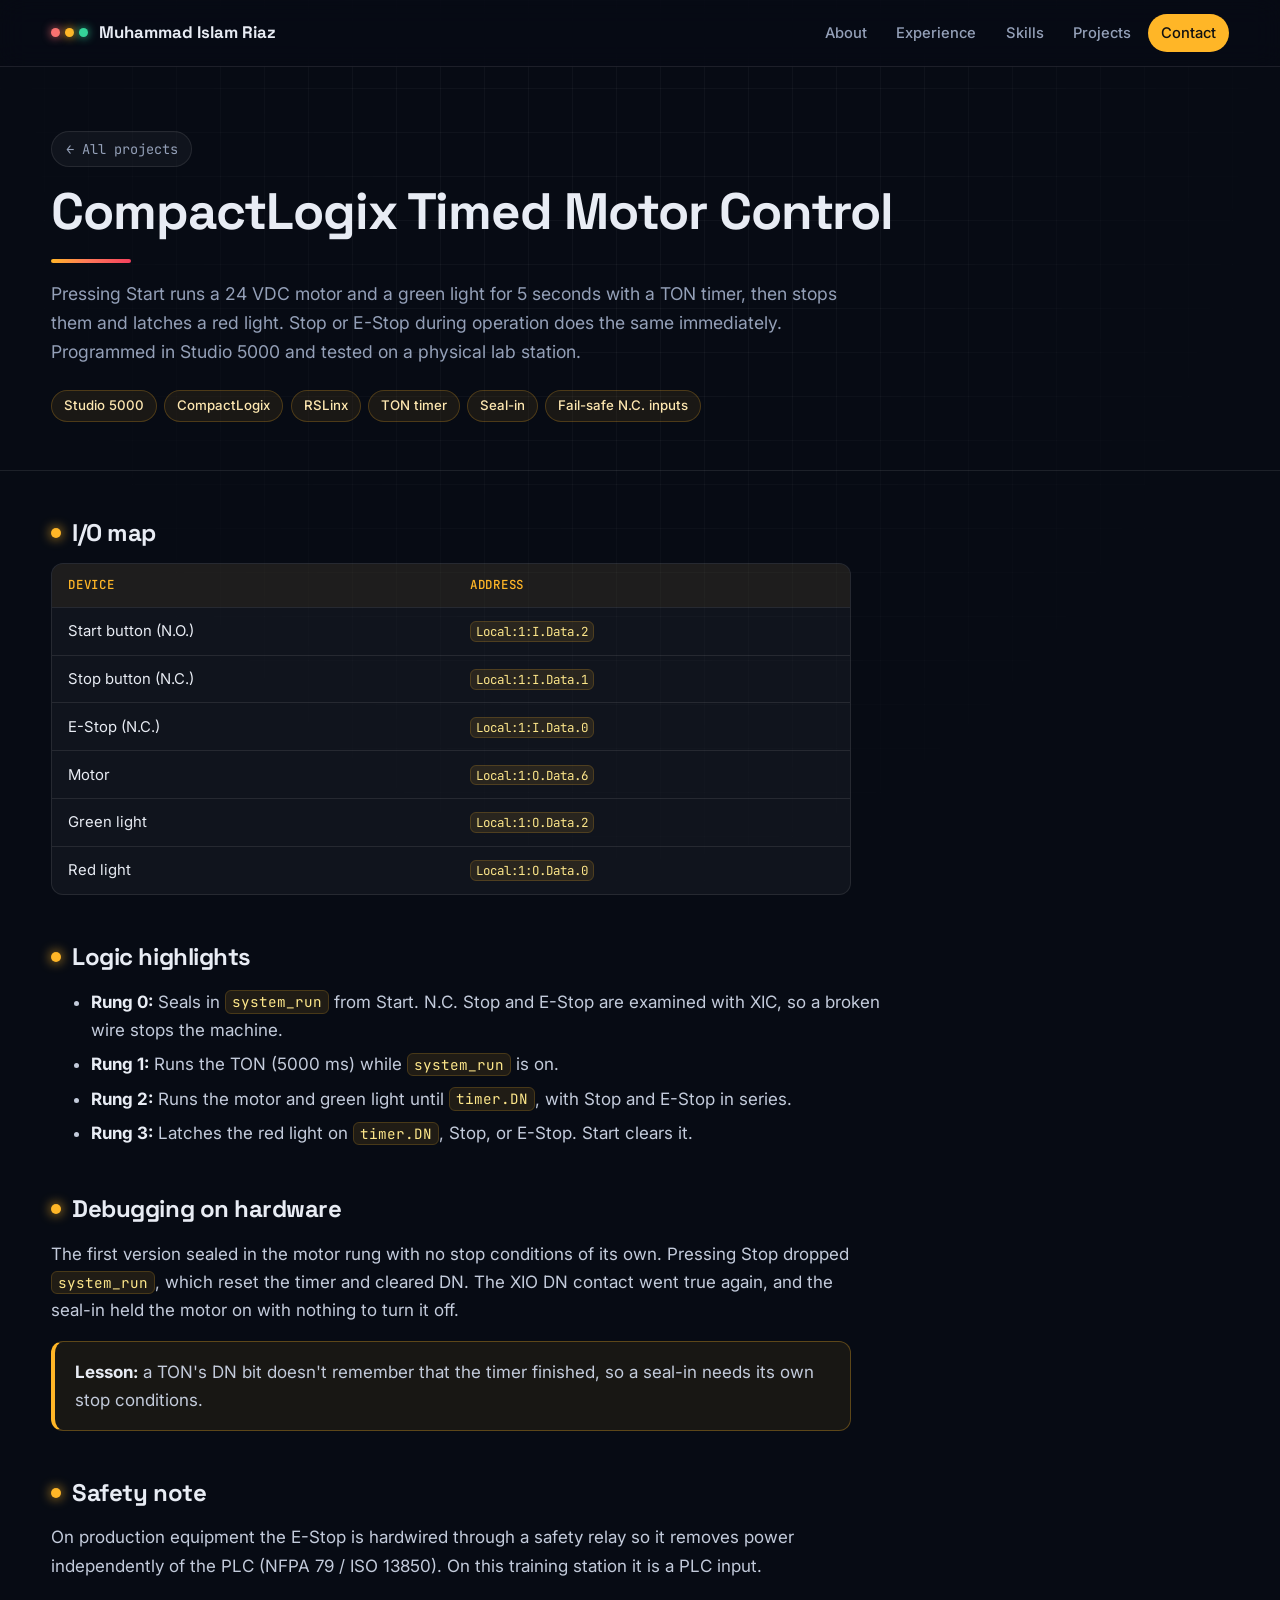
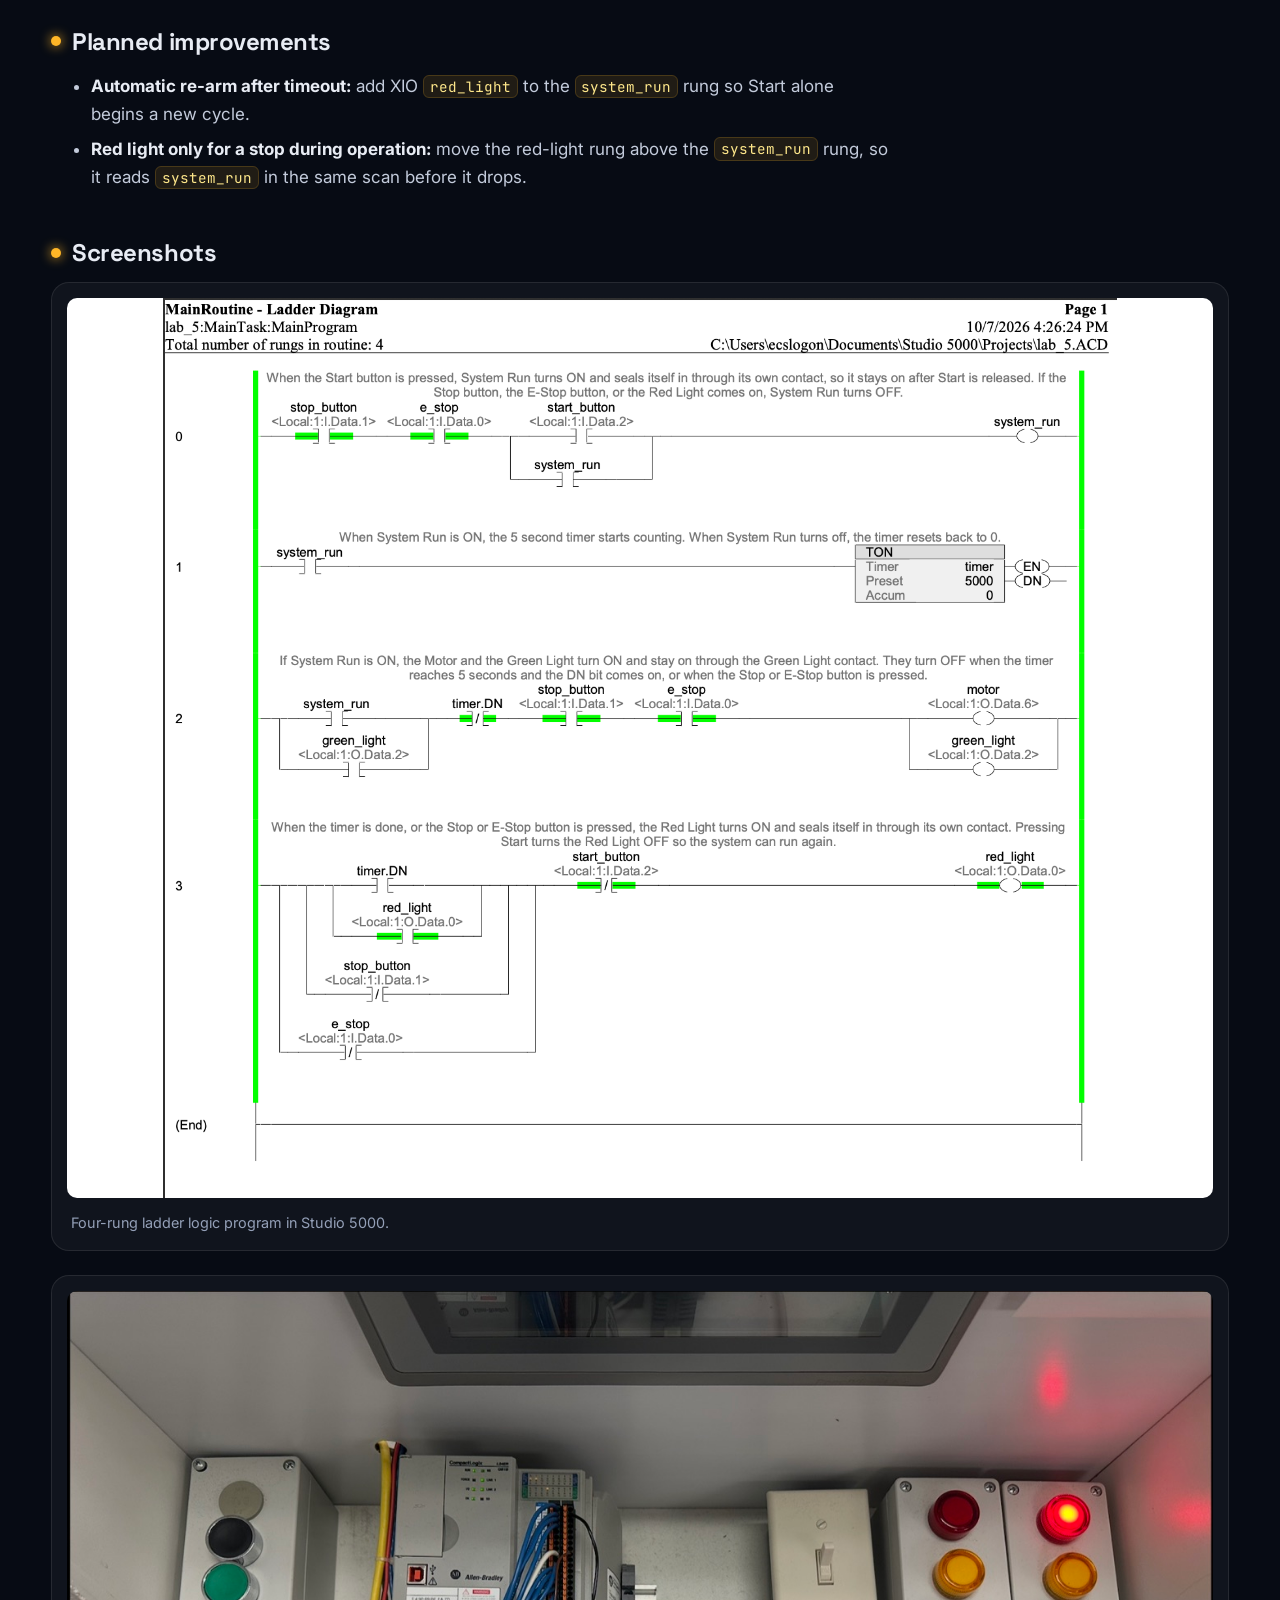
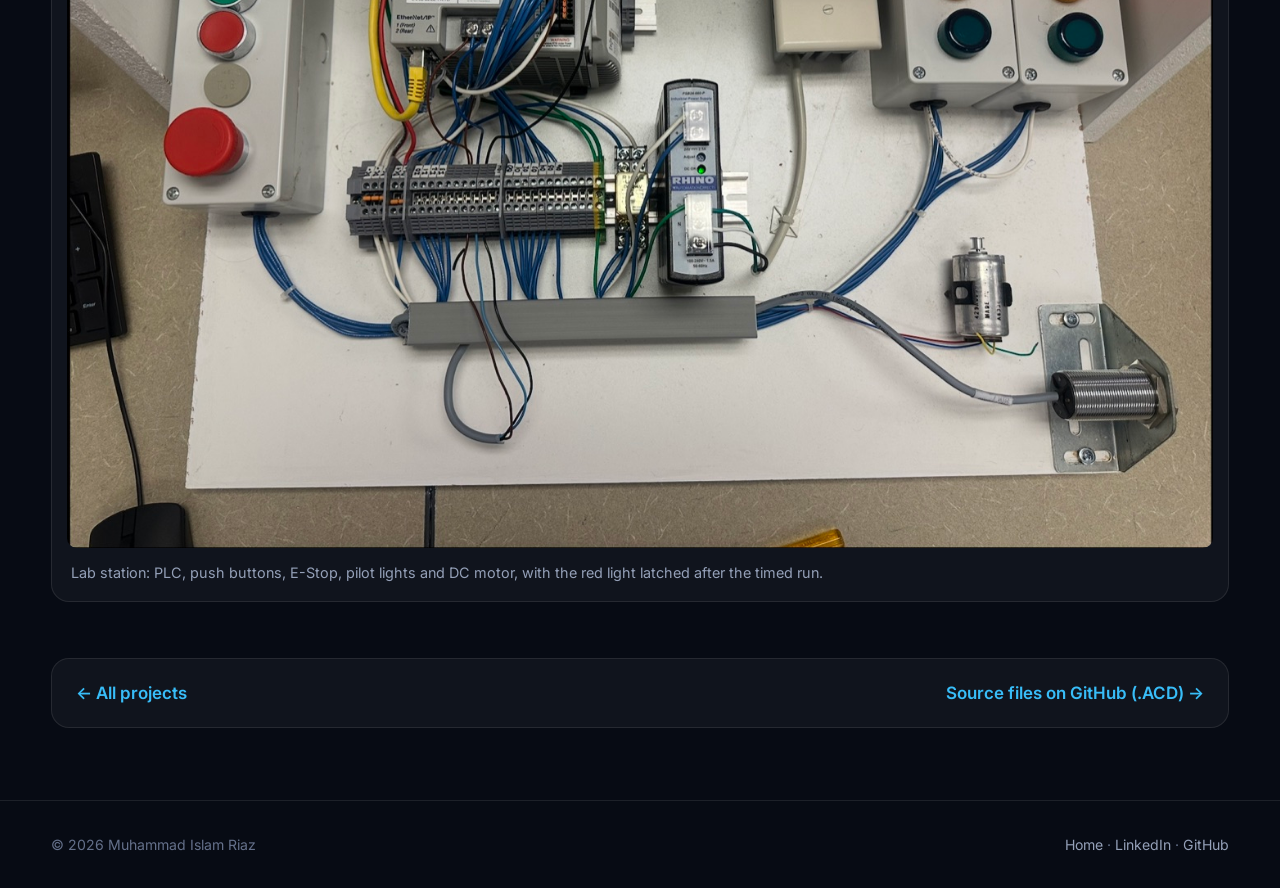
<file: projects/timed-motor-control.html>
<!DOCTYPE html>
<html lang="en">
<head>
  <meta charset="utf-8">
  <meta name="viewport" content="width=device-width, initial-scale=1">
  <title>Timed Motor Control | Muhammad Islam Riaz</title>
  <meta name="description" content="CompactLogix ladder logic that runs a 24 VDC motor for 5 seconds with a TON timer, Stop/E-Stop handling, and a latched fault light.">
  <meta name="theme-color" content="#070b14">
  <link rel="stylesheet" href="../css/style.css">
</head>
<body>

<header class="site-header">
  <div class="wrap">
    <a class="brand" href="../"><span class="lights" aria-hidden="true"><span></span><span></span><span></span></span>Muhammad Islam Riaz</a>
    <nav class="site-nav" aria-label="Main">
      <a href="../#about">About</a><a href="../#experience">Experience</a><a href="../#skills">Skills</a><a href="../#projects">Projects</a><a class="nav-cta" href="../#contact">Contact</a>
    </nav>
  </div>
</header>

<main>
  <section class="project-hero">
    <div class="wrap">
      <a class="back" href="../#projects">← All projects</a>
      <h1>CompactLogix Timed Motor Control</h1>
      <p>Pressing Start runs a 24 VDC motor and a green light for 5 seconds with a TON timer, then stops them and latches a red light. Stop or E-Stop during operation does the same immediately. Programmed in Studio 5000 and tested on a physical lab station.</p>
      <ul class="tags"><li>Studio 5000</li><li>CompactLogix</li><li>RSLinx</li><li>TON timer</li><li>Seal-in</li><li>Fail-safe N.C. inputs</li></ul>
    </div>
  </section>

  <div class="wrap project-body">
    <h2>I/O map</h2>
    <div class="table-scroll">
      <table>
        <thead><tr><th>Device</th><th>Address</th></tr></thead>
        <tbody>
          <tr><td>Start button (N.O.)</td><td><code>Local:1:I.Data.2</code></td></tr>
          <tr><td>Stop button (N.C.)</td><td><code>Local:1:I.Data.1</code></td></tr>
          <tr><td>E-Stop (N.C.)</td><td><code>Local:1:I.Data.0</code></td></tr>
          <tr><td>Motor</td><td><code>Local:1:O.Data.6</code></td></tr>
          <tr><td>Green light</td><td><code>Local:1:O.Data.2</code></td></tr>
          <tr><td>Red light</td><td><code>Local:1:O.Data.0</code></td></tr>
        </tbody>
      </table>
    </div>

    <h2>Logic highlights</h2>
    <ul>
      <li><strong>Rung 0:</strong> Seals in <code>system_run</code> from Start. N.C. Stop and E-Stop are examined with XIC, so a broken wire stops the machine.</li>
      <li><strong>Rung 1:</strong> Runs the TON (5000 ms) while <code>system_run</code> is on.</li>
      <li><strong>Rung 2:</strong> Runs the motor and green light until <code>timer.DN</code>, with Stop and E-Stop in series.</li>
      <li><strong>Rung 3:</strong> Latches the red light on <code>timer.DN</code>, Stop, or E-Stop. Start clears it.</li>
    </ul>

    <h2>Debugging on hardware</h2>
    <p>The first version sealed in the motor rung with no stop conditions of its own. Pressing Stop dropped <code>system_run</code>, which reset the timer and cleared DN. The XIO DN contact went true again, and the seal-in held the motor on with nothing to turn it off.</p>
    <p class="callout"><strong>Lesson:</strong> a TON's DN bit doesn't remember that the timer finished, so a seal-in needs its own stop conditions.</p>

    <h2>Safety note</h2>
    <p>On production equipment the E-Stop is hardwired through a safety relay so it removes power independently of the PLC (NFPA 79 / ISO 13850). On this training station it is a PLC input.</p>

    <h2>Planned improvements</h2>
    <ul>
      <li><strong>Automatic re-arm after timeout:</strong> add XIO <code>red_light</code> to the <code>system_run</code> rung so Start alone begins a new cycle.</li>
      <li><strong>Red light only for a stop during operation:</strong> move the red-light rung above the <code>system_run</code> rung, so it reads <code>system_run</code> in the same scan before it drops.</li>
    </ul>

    <h2>Screenshots</h2>
    <div class="gallery">
      <figure><a href="../assets/projects/timed-motor/ladder.png"><img src="../assets/projects/timed-motor/ladder.png" alt="Four-rung ladder logic" loading="lazy"></a><figcaption>Four-rung ladder logic program in Studio 5000.</figcaption></figure>
      <figure><a href="../assets/projects/timed-motor/station.jpg"><img src="../assets/projects/timed-motor/station.jpg" alt="Physical lab station" loading="lazy"></a><figcaption>Lab station: PLC, push buttons, E-Stop, pilot lights and DC motor, with the red light latched after the timed run.</figcaption></figure>
    </div>

    <div class="project-nav">
      <a href="../#projects">← All projects</a>
      <a href="https://github.com/IRM1/CONTROLS/tree/main/compactlogix-timed-motor-control">Source files on GitHub (.ACD) →</a>
    </div>
  </div>
</main>

<footer class="site-footer"><div class="wrap"><span>© 2026 Muhammad Islam Riaz</span><span><a href="../">Home</a> · <a href="https://www.linkedin.com/in/muhammad-islam-riaz/">LinkedIn</a> · <a href="https://github.com/IRM1/CONTROLS">GitHub</a></span></div></footer>
</body>
</html>
</file>
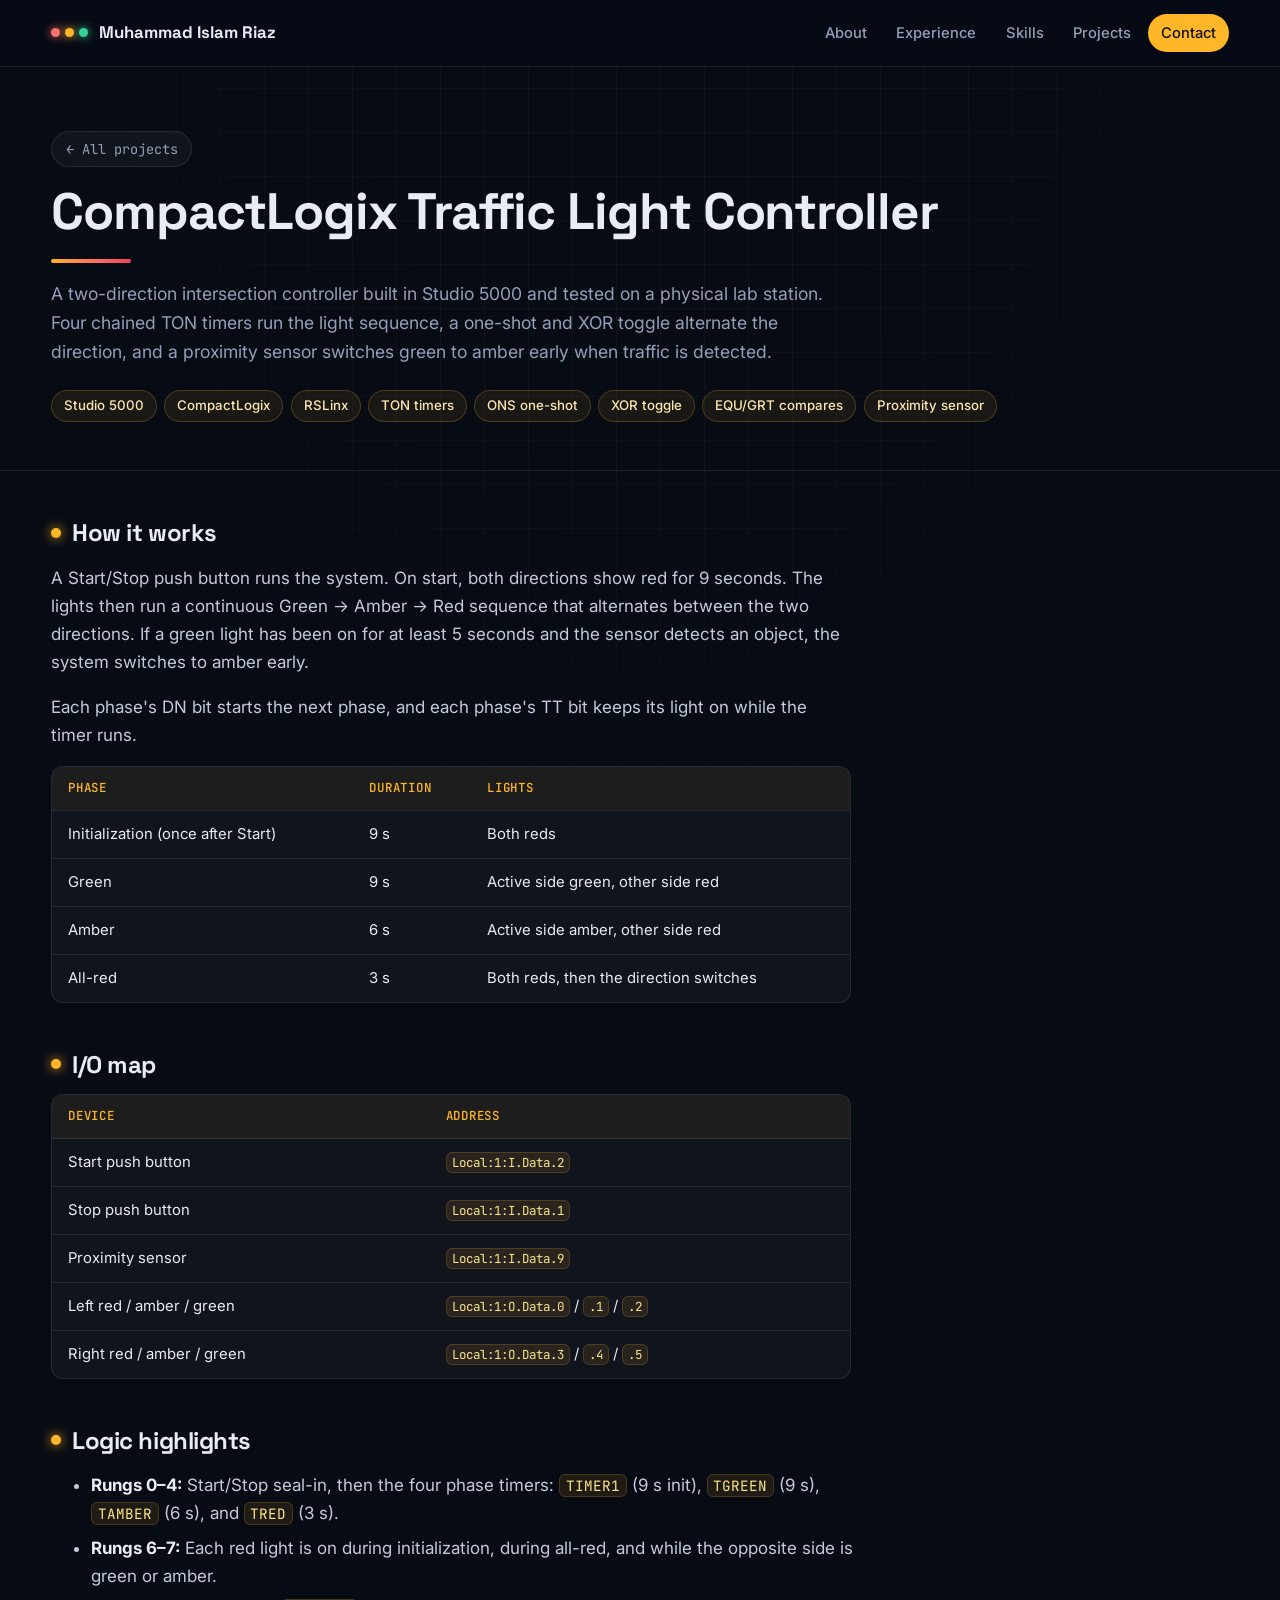
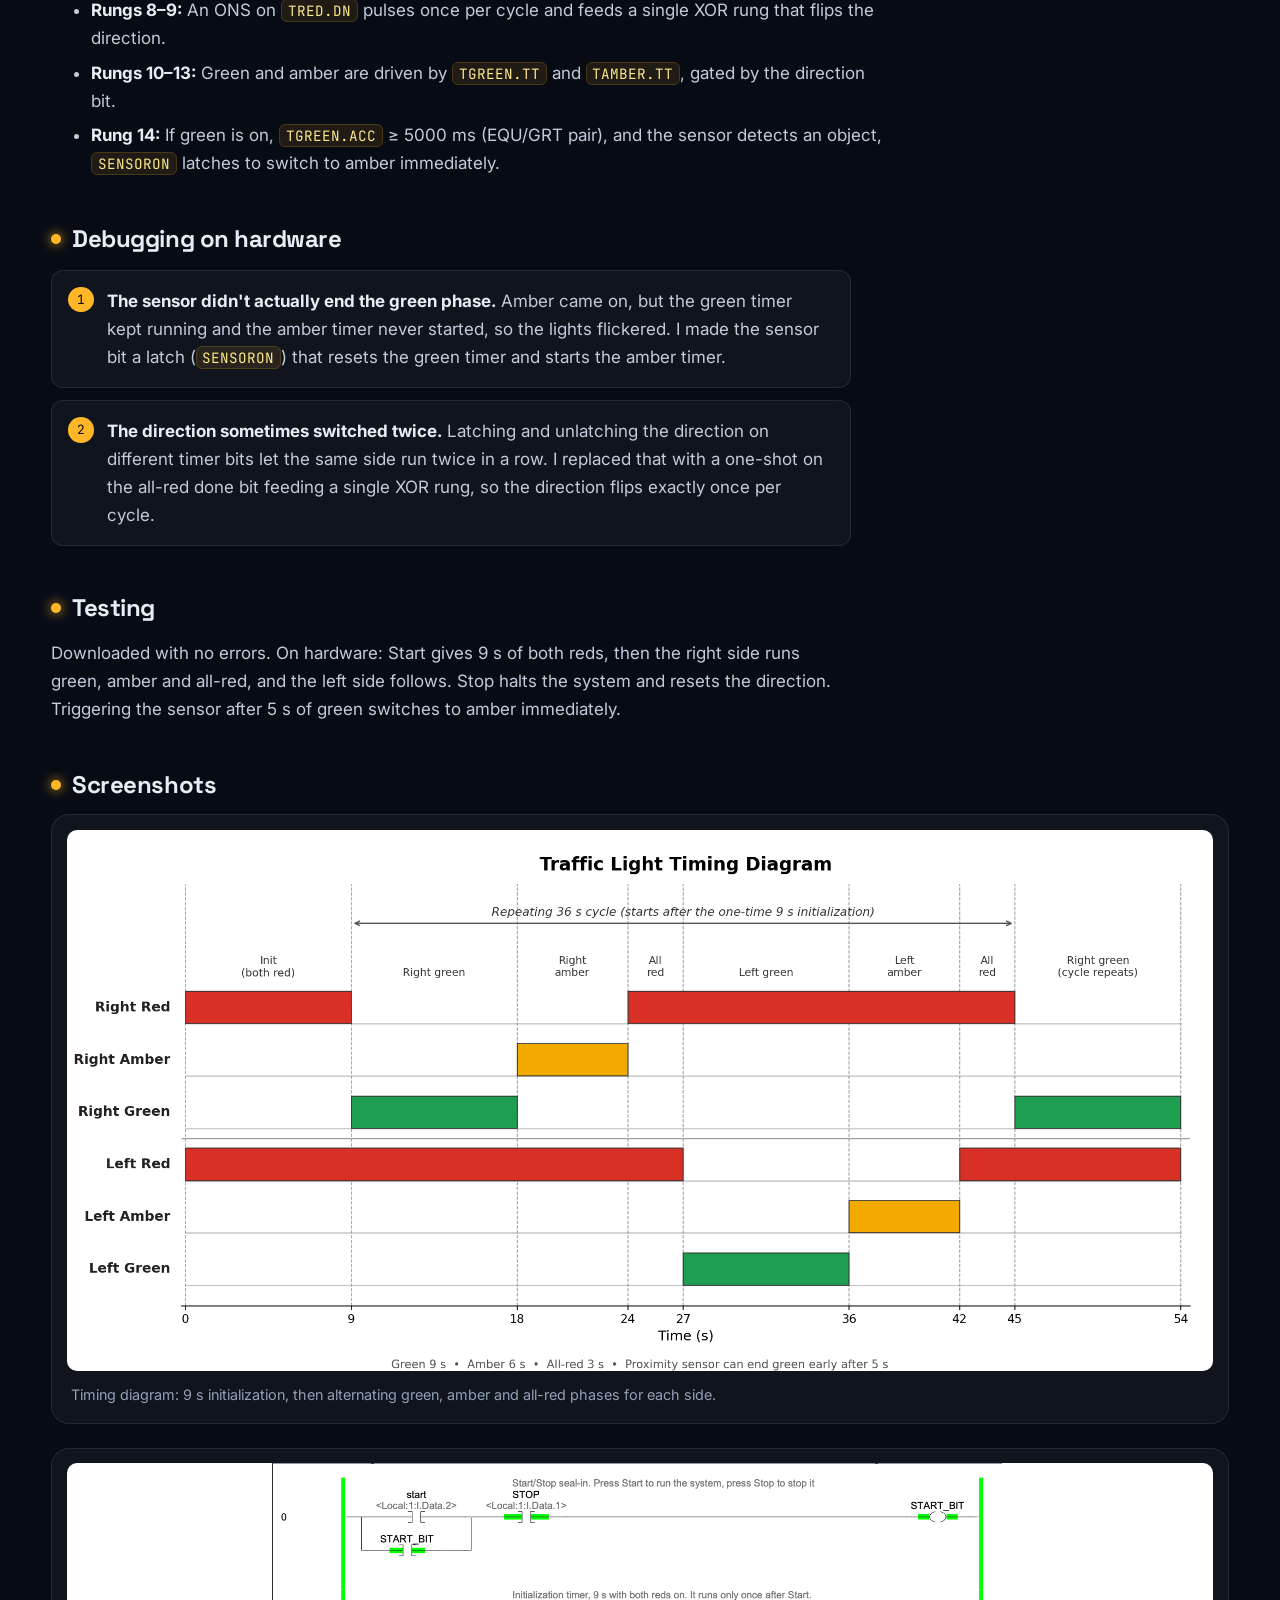
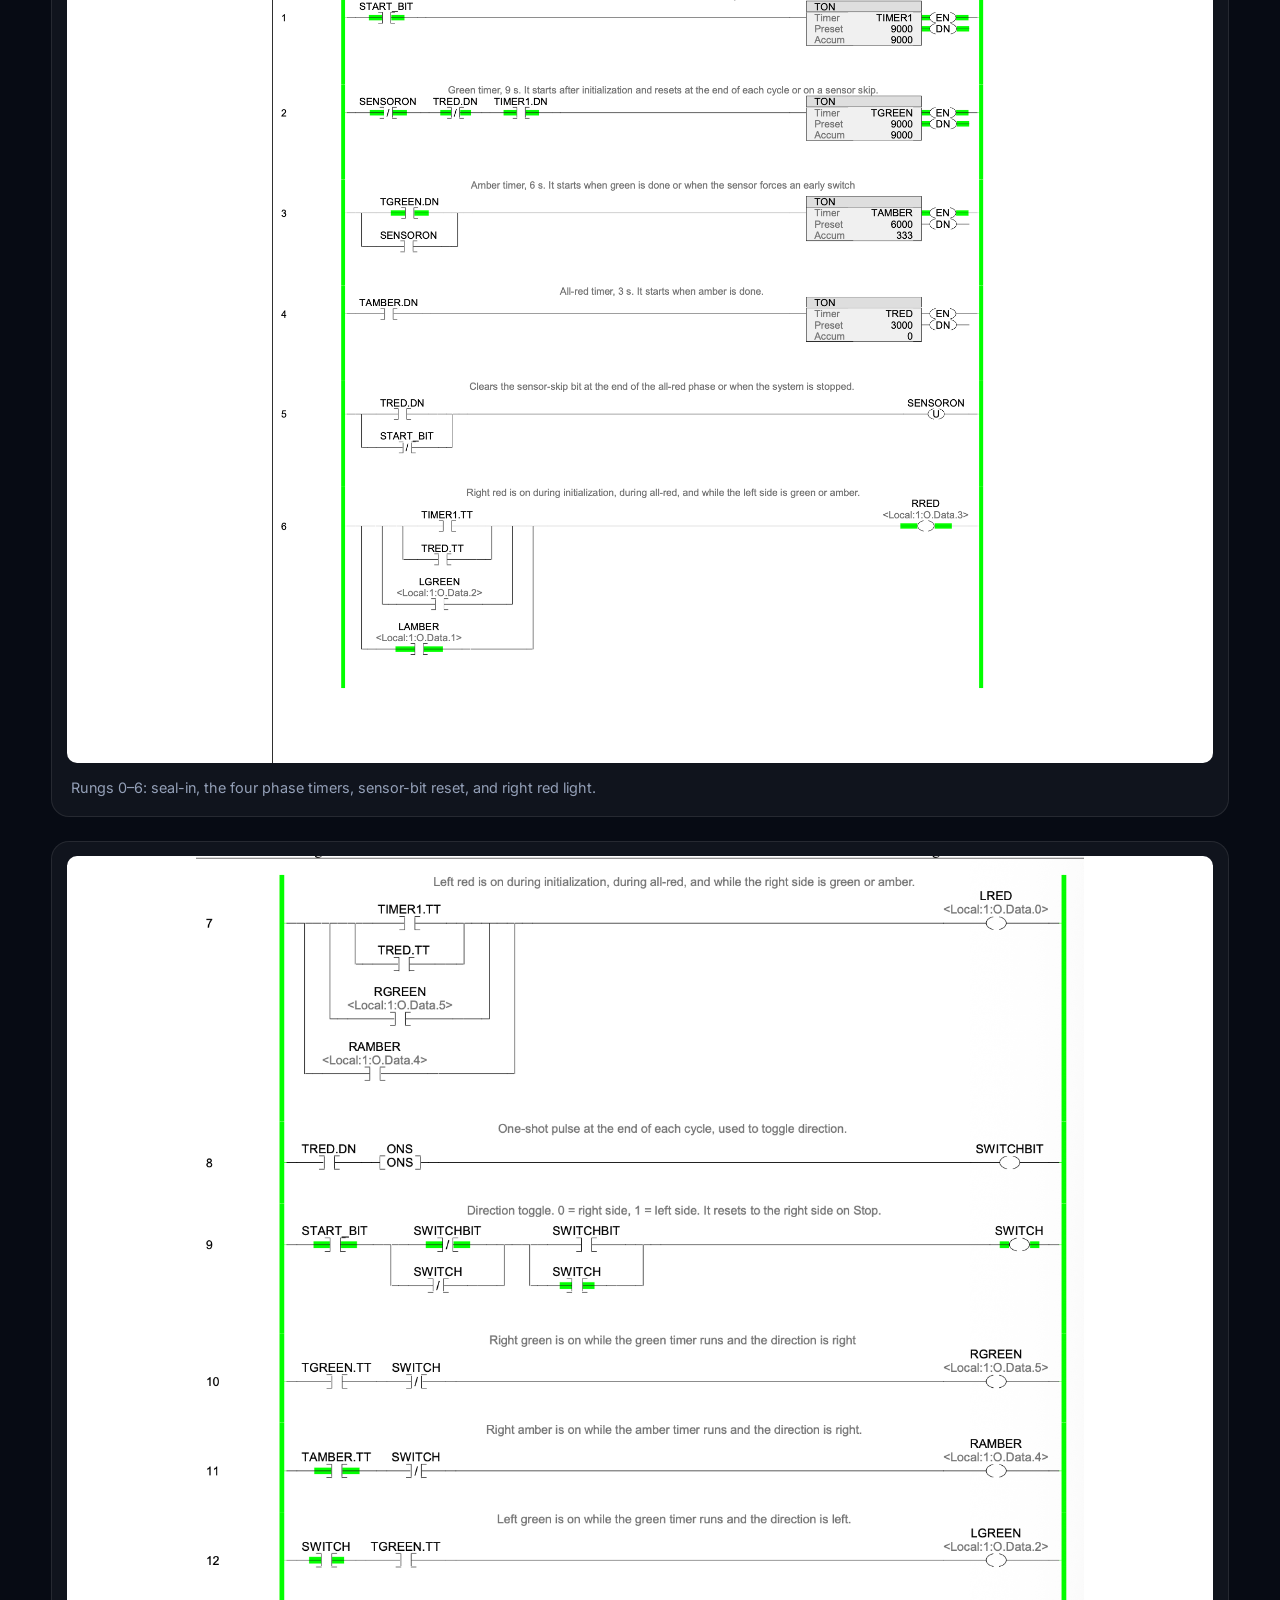
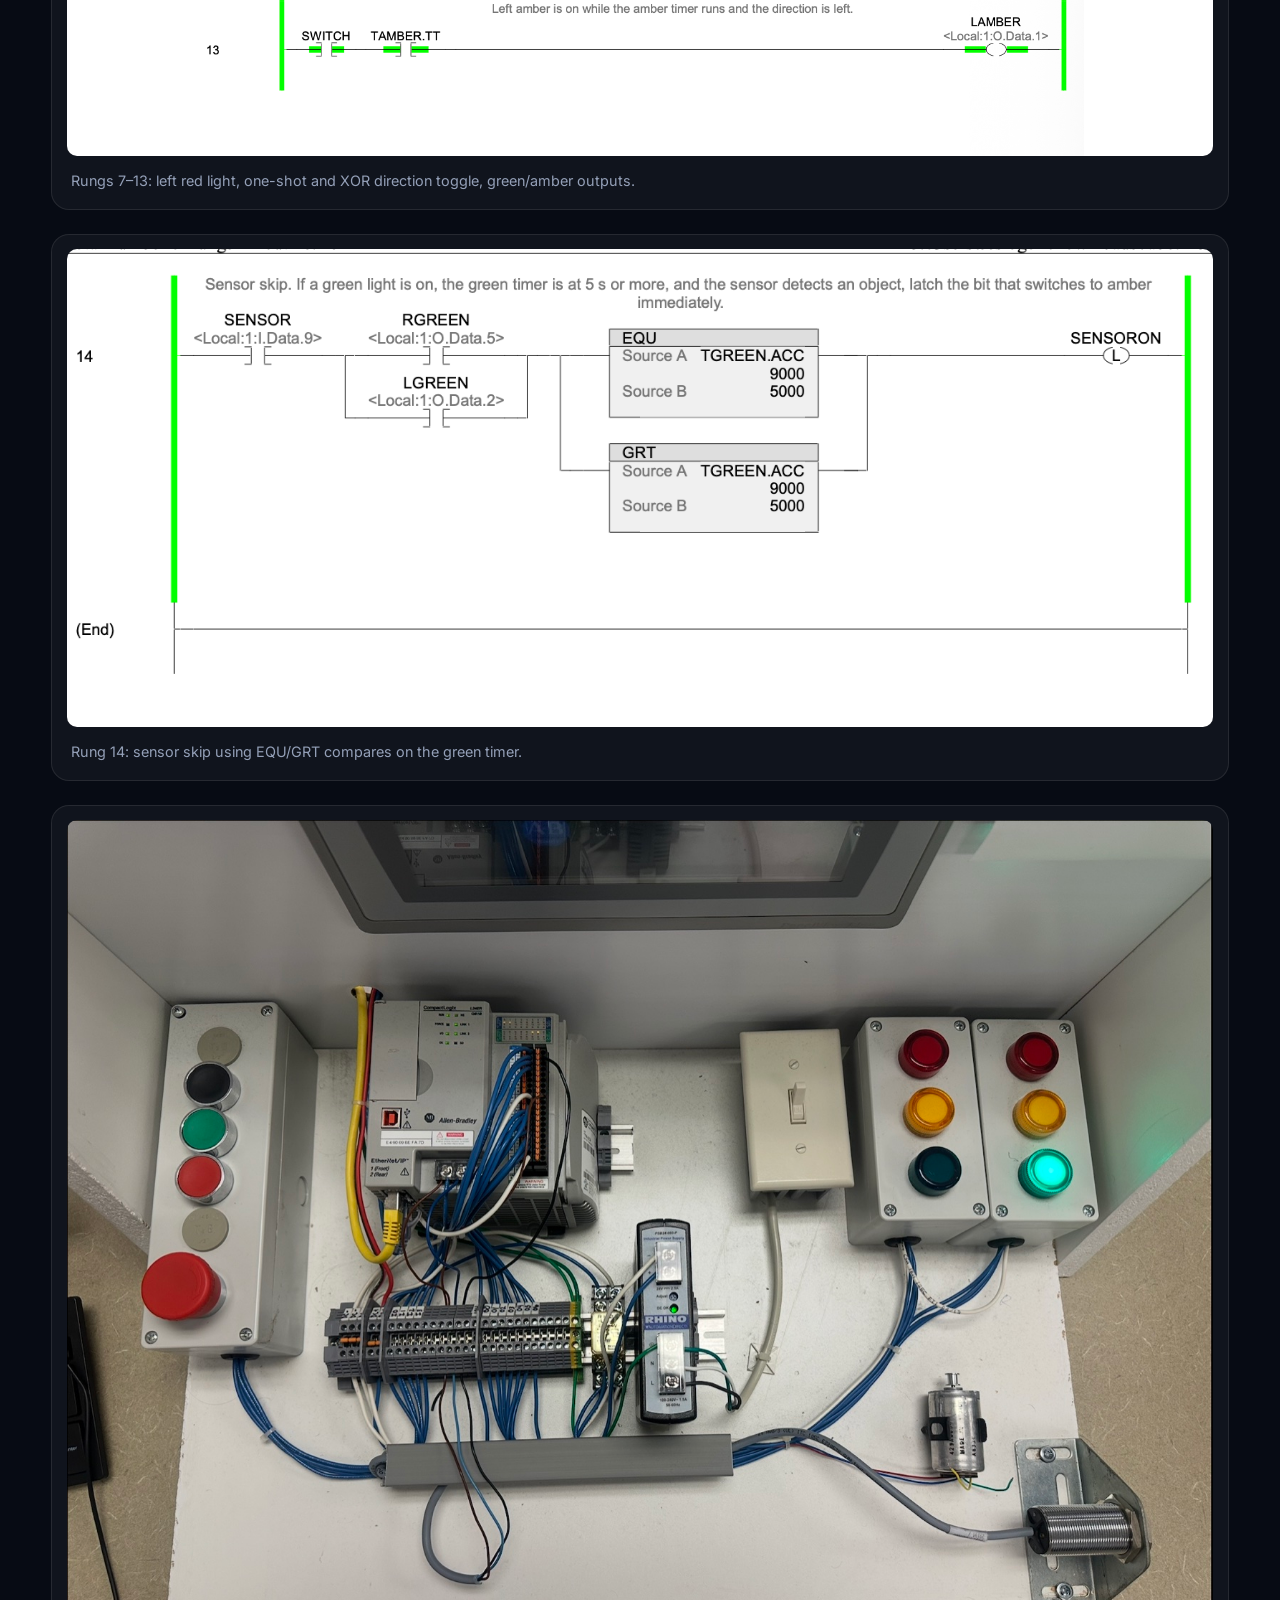
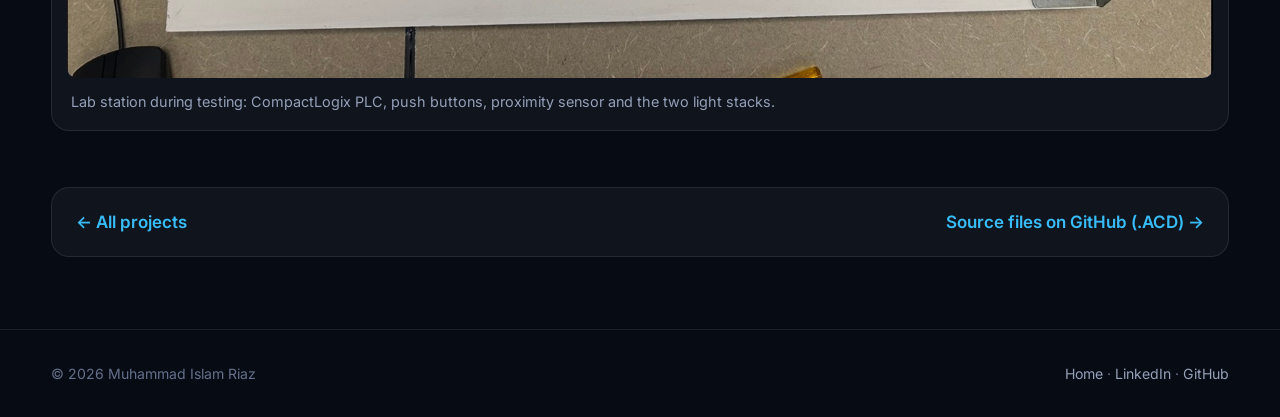
<file: projects/traffic-light-controller.html>
<!DOCTYPE html>
<html lang="en">
<head>
  <meta charset="utf-8">
  <meta name="viewport" content="width=device-width, initial-scale=1">
  <title>Traffic Light Controller | Muhammad Islam Riaz</title>
  <meta name="description" content="Two-direction traffic light controller on an Allen-Bradley CompactLogix PLC with chained TON timers, a one-shot/XOR direction toggle, and a proximity sensor skip.">
  <meta name="theme-color" content="#070b14">
  <link rel="stylesheet" href="../css/style.css">
</head>
<body>

<header class="site-header">
  <div class="wrap">
    <a class="brand" href="../"><span class="lights" aria-hidden="true"><span></span><span></span><span></span></span>Muhammad Islam Riaz</a>
    <nav class="site-nav" aria-label="Main">
      <a href="../#about">About</a><a href="../#experience">Experience</a><a href="../#skills">Skills</a><a href="../#projects">Projects</a><a class="nav-cta" href="../#contact">Contact</a>
    </nav>
  </div>
</header>

<main>
  <section class="project-hero">
    <div class="wrap">
      <a class="back" href="../#projects">← All projects</a>
      <h1>CompactLogix Traffic Light Controller</h1>
      <p>A two-direction intersection controller built in Studio 5000 and tested on a physical lab station. Four chained TON timers run the light sequence, a one-shot and XOR toggle alternate the direction, and a proximity sensor switches green to amber early when traffic is detected.</p>
      <ul class="tags"><li>Studio 5000</li><li>CompactLogix</li><li>RSLinx</li><li>TON timers</li><li>ONS one-shot</li><li>XOR toggle</li><li>EQU/GRT compares</li><li>Proximity sensor</li></ul>
    </div>
  </section>

  <div class="wrap project-body">
    <h2>How it works</h2>
    <p>A Start/Stop push button runs the system. On start, both directions show red for 9 seconds. The lights then run a continuous Green → Amber → Red sequence that alternates between the two directions. If a green light has been on for at least 5 seconds and the sensor detects an object, the system switches to amber early.</p>
    <p>Each phase's DN bit starts the next phase, and each phase's TT bit keeps its light on while the timer runs.</p>

    <div class="table-scroll">
      <table>
        <thead><tr><th>Phase</th><th>Duration</th><th>Lights</th></tr></thead>
        <tbody>
          <tr><td>Initialization (once after Start)</td><td>9 s</td><td>Both reds</td></tr>
          <tr><td>Green</td><td>9 s</td><td>Active side green, other side red</td></tr>
          <tr><td>Amber</td><td>6 s</td><td>Active side amber, other side red</td></tr>
          <tr><td>All-red</td><td>3 s</td><td>Both reds, then the direction switches</td></tr>
        </tbody>
      </table>
    </div>

    <h2>I/O map</h2>
    <div class="table-scroll">
      <table>
        <thead><tr><th>Device</th><th>Address</th></tr></thead>
        <tbody>
          <tr><td>Start push button</td><td><code>Local:1:I.Data.2</code></td></tr>
          <tr><td>Stop push button</td><td><code>Local:1:I.Data.1</code></td></tr>
          <tr><td>Proximity sensor</td><td><code>Local:1:I.Data.9</code></td></tr>
          <tr><td>Left red / amber / green</td><td><code>Local:1:O.Data.0</code> / <code>.1</code> / <code>.2</code></td></tr>
          <tr><td>Right red / amber / green</td><td><code>Local:1:O.Data.3</code> / <code>.4</code> / <code>.5</code></td></tr>
        </tbody>
      </table>
    </div>

    <h2>Logic highlights</h2>
    <ul>
      <li><strong>Rungs 0–4:</strong> Start/Stop seal-in, then the four phase timers: <code>TIMER1</code> (9 s init), <code>TGREEN</code> (9 s), <code>TAMBER</code> (6 s), and <code>TRED</code> (3 s).</li>
      <li><strong>Rungs 6–7:</strong> Each red light is on during initialization, during all-red, and while the opposite side is green or amber.</li>
      <li><strong>Rungs 8–9:</strong> An ONS on <code>TRED.DN</code> pulses once per cycle and feeds a single XOR rung that flips the direction.</li>
      <li><strong>Rungs 10–13:</strong> Green and amber are driven by <code>TGREEN.TT</code> and <code>TAMBER.TT</code>, gated by the direction bit.</li>
      <li><strong>Rung 14:</strong> If green is on, <code>TGREEN.ACC</code> ≥ 5000 ms (EQU/GRT pair), and the sensor detects an object, <code>SENSORON</code> latches to switch to amber immediately.</li>
    </ul>

    <h2>Debugging on hardware</h2>
    <ol class="fix-list">
      <li><strong>The sensor didn't actually end the green phase.</strong> Amber came on, but the green timer kept running and the amber timer never started, so the lights flickered. I made the sensor bit a latch (<code>SENSORON</code>) that resets the green timer and starts the amber timer.</li>
      <li><strong>The direction sometimes switched twice.</strong> Latching and unlatching the direction on different timer bits let the same side run twice in a row. I replaced that with a one-shot on the all-red done bit feeding a single XOR rung, so the direction flips exactly once per cycle.</li>
    </ol>

    <h2>Testing</h2>
    <p>Downloaded with no errors. On hardware: Start gives 9 s of both reds, then the right side runs green, amber and all-red, and the left side follows. Stop halts the system and resets the direction. Triggering the sensor after 5 s of green switches to amber immediately.</p>

    <h2>Screenshots</h2>
    <div class="gallery">
      <figure><a href="../assets/projects/traffic-light/timing-diagram.png"><img src="../assets/projects/traffic-light/timing-diagram.png" alt="Timing diagram" loading="lazy"></a><figcaption>Timing diagram: 9 s initialization, then alternating green, amber and all-red phases for each side.</figcaption></figure>
      <figure><a href="../assets/projects/traffic-light/ladder-rungs-0-6.png"><img src="../assets/projects/traffic-light/ladder-rungs-0-6.png" alt="Ladder logic rungs 0 to 6" loading="lazy"></a><figcaption>Rungs 0–6: seal-in, the four phase timers, sensor-bit reset, and right red light.</figcaption></figure>
      <figure><a href="../assets/projects/traffic-light/ladder-rungs-7-13.png"><img src="../assets/projects/traffic-light/ladder-rungs-7-13.png" alt="Ladder logic rungs 7 to 13" loading="lazy"></a><figcaption>Rungs 7–13: left red light, one-shot and XOR direction toggle, green/amber outputs.</figcaption></figure>
      <figure><a href="../assets/projects/traffic-light/ladder-rung-14.png"><img src="../assets/projects/traffic-light/ladder-rung-14.png" alt="Ladder logic rung 14" loading="lazy"></a><figcaption>Rung 14: sensor skip using EQU/GRT compares on the green timer.</figcaption></figure>
      <figure><a href="../assets/projects/traffic-light/station.jpg"><img src="../assets/projects/traffic-light/station.jpg" alt="Physical lab station" loading="lazy"></a><figcaption>Lab station during testing: CompactLogix PLC, push buttons, proximity sensor and the two light stacks.</figcaption></figure>
    </div>

    <div class="project-nav">
      <a href="../#projects">← All projects</a>
      <a href="https://github.com/IRM1/CONTROLS/tree/main/compactlogix-traffic-light-controller">Source files on GitHub (.ACD) →</a>
    </div>
  </div>
</main>

<footer class="site-footer"><div class="wrap"><span>© 2026 Muhammad Islam Riaz</span><span><a href="../">Home</a> · <a href="https://www.linkedin.com/in/muhammad-islam-riaz/">LinkedIn</a> · <a href="https://github.com/IRM1/CONTROLS">GitHub</a></span></div></footer>
</body>
</html>
</file>
<file: css/style.css>
/* Controls portfolio: plain CSS, no build step */

@import url("https://fonts.googleapis.com/css2?family=Inter:wght@400;500;600&family=Space+Grotesk:wght@500;600;700&family=JetBrains+Mono:wght@400;500&display=swap");

:root {
  --bg: #070b14;
  --bg-2: #0b1120;
  --surface: rgba(255, 255, 255, 0.04);
  --surface-2: rgba(255, 255, 255, 0.07);
  --border: rgba(255, 255, 255, 0.09);
  --border-strong: rgba(255, 255, 255, 0.18);
  --ink: #e8ecf4;
  --muted: #94a0b8;
  --dim: #64708a;

  --amber: #ffb627;
  --green: #34d399;
  --red: #f87171;
  --cyan: #38bdf8;
  --grad: linear-gradient(120deg, #ffb627 0%, #ff7a59 45%, #f43f5e 100%);
  --grad-cool: linear-gradient(120deg, #38bdf8 0%, #34d399 100%);

  --radius: 18px;
  --radius-sm: 12px;
  --max: 1480px;
  --font: "Inter", system-ui, -apple-system, "Segoe UI", Roboto, sans-serif;
  --display: "Space Grotesk", var(--font);
  --mono: "JetBrains Mono", ui-monospace, SFMono-Regular, Menlo, monospace;
  --shadow: 0 20px 50px -20px rgba(0, 0, 0, 0.7);
}

* { box-sizing: border-box; }

html { scroll-behavior: smooth; overflow-x: clip; }

body {
  margin: 0;
  font-family: var(--font);
  font-size: 17px;
  line-height: 1.65;
  color: var(--ink);
  background: var(--bg);
  -webkit-font-smoothing: antialiased;
  overflow-x: hidden;
}

/* Blueprint grid + soft glows behind everything */
body::before {
  content: "";
  position: fixed;
  inset: 0;
  z-index: -2;
  background-image:
    linear-gradient(rgba(255,255,255,0.035) 1px, transparent 1px),
    linear-gradient(90deg, rgba(255,255,255,0.035) 1px, transparent 1px);
  background-size: 44px 44px;
  mask-image: radial-gradient(ellipse at 50% 0%, #000 30%, transparent 75%);
  -webkit-mask-image: radial-gradient(ellipse at 50% 0%, #000 30%, transparent 75%);
}

img { max-width: 100%; height: auto; display: block; }

a { color: var(--cyan); text-decoration: none; }
a:hover { color: #7dd3fc; }

::selection { background: rgba(255, 182, 39, 0.35); }

code {
  font-family: var(--mono);
  font-size: 0.84em;
  color: #fde68a;
  background: rgba(255, 182, 39, 0.1);
  border: 1px solid rgba(255, 182, 39, 0.18);
  padding: 0.08em 0.4em;
  border-radius: 6px;
  white-space: nowrap;
}

h1, h2, h3 { font-family: var(--display); letter-spacing: -0.02em; line-height: 1.15; }

.wrap { max-width: var(--max); margin: 0 auto; padding: 0 clamp(1.25rem, 4vw, 3.5rem); }

.grad-text {
  background: linear-gradient(120deg, #ffb627, #ff8a5c);
  -webkit-background-clip: text;
  background-clip: text;
  color: transparent;
}

/* ---------- Header / nav ---------- */

.site-header {
  position: sticky;
  top: 0;
  z-index: 50;
  backdrop-filter: blur(14px) saturate(140%);
  -webkit-backdrop-filter: blur(14px) saturate(140%);
  background: rgba(7, 11, 20, 0.72);
  border-bottom: 1px solid var(--border);
}

.site-header .wrap {
  display: flex;
  align-items: center;
  justify-content: space-between;
  gap: 1rem;
  min-height: 66px;
  flex-wrap: wrap;
}

.brand {
  color: var(--ink);
  font-family: var(--display);
  font-weight: 700;
  font-size: 1.05rem;
  display: flex;
  align-items: center;
  gap: 0.7rem;
}
.brand:hover { color: #fff; }

.lights { display: inline-flex; gap: 5px; }
.lights span { width: 9px; height: 9px; border-radius: 50%; }
.lights span:nth-child(1) { background: var(--red);   box-shadow: 0 0 10px var(--red); }
.lights span:nth-child(2) { background: var(--amber); box-shadow: 0 0 10px var(--amber); animation: blink 2.4s infinite; }
.lights span:nth-child(3) { background: var(--green); box-shadow: 0 0 10px var(--green); }
@keyframes blink { 0%, 60%, 100% { opacity: 1; } 75% { opacity: 0.25; } }

.site-nav { display: flex; gap: 0.25rem; flex-wrap: wrap; }
.site-nav a {
  color: var(--muted);
  font-size: 0.92rem;
  font-weight: 500;
  padding: 0.4rem 0.8rem;
  border-radius: 999px;
  transition: color 0.2s, background 0.2s;
}
.site-nav a:hover { color: var(--ink); background: var(--surface-2); }
.site-nav a.nav-cta { color: #111; background: var(--amber); }
.site-nav a.nav-cta:hover { background: #ffc857; color: #111; }

/* ---------- Hero ---------- */

.hero { padding: 5.5rem 0 4.5rem; }

.hero-grid {
  display: grid;
  grid-template-columns: 1.35fr 1fr;
  gap: 3.5rem;
  align-items: center;
}

.status-pill {
  display: inline-flex;
  align-items: center;
  gap: 0.55rem;
  padding: 0.35rem 0.9rem 0.35rem 0.7rem;
  border: 1px solid var(--border-strong);
  background: var(--surface);
  border-radius: 999px;
  font-size: 0.85rem;
  color: var(--muted);
  margin-bottom: 1.5rem;
}
.status-pill .dot {
  width: 8px; height: 8px; border-radius: 50%;
  background: var(--green);
  box-shadow: 0 0 0 0 rgba(52, 211, 153, 0.7);
  animation: pulse 2s infinite;
}
@keyframes pulse {
  0% { box-shadow: 0 0 0 0 rgba(52, 211, 153, 0.6); }
  70% { box-shadow: 0 0 0 10px rgba(52, 211, 153, 0); }
  100% { box-shadow: 0 0 0 0 rgba(52, 211, 153, 0); }
}

.hero h1 {
  font-size: clamp(2.6rem, 6vw, 4.4rem);
  margin: 0 0 1.25rem;
  font-weight: 700;
}
.hero .role {
  font-family: var(--mono);
  font-size: 0.95rem;
  color: var(--amber);
  margin: 0 0 1rem;
  letter-spacing: 0.02em;
}
.hero .tagline { font-size: 1.15rem; color: var(--muted); max-width: 38rem; margin: 0 0 2rem; }

.btn-row { display: flex; gap: 0.8rem; flex-wrap: wrap; }
.btn {
  display: inline-flex;
  align-items: center;
  gap: 0.5rem;
  padding: 0.8rem 1.35rem;
  border-radius: 999px;
  font-weight: 600;
  font-size: 0.95rem;
  border: 1px solid transparent;
  transition: transform 0.2s, box-shadow 0.2s, background 0.2s, border-color 0.2s;
}
.btn:hover { transform: translateY(-2px); }
.btn-primary { background: var(--amber); color: #160b00; }
.btn-primary:hover { color: #160b00; background: #ffc857; }
.btn-ghost { border-color: var(--border-strong); color: var(--ink); background: var(--surface); }
.btn-ghost:hover { border-color: rgba(255,255,255,0.4); color: #fff; }

.icon { width: 18px; height: 18px; flex: none; }

/* Portrait */
.portrait {
  position: relative;
  justify-self: center;
  width: min(100%, 420px);
}
/* Drafting-style corner registration marks */
.portrait::before, .portrait::after {
  content: "";
  position: absolute;
  width: 28px; height: 28px;
  border-color: var(--amber);
  border-style: solid;
  pointer-events: none;
}
.portrait::before { top: -12px; left: -12px; border-width: 2px 0 0 2px; }
.portrait::after { right: -12px; bottom: -12px; border-width: 0 2px 2px 0; }
.portrait-frame {
  border-radius: 6px;
  padding: 8px;
  background: var(--bg-2);
  border: 1px solid var(--border-strong);
  box-shadow: var(--shadow);
}
.portrait img {
  border-radius: 2px;
  aspect-ratio: 4 / 5;
  object-fit: cover;
  object-position: center 25%;
  width: 100%;
}

@media (max-width: 880px) {
  .hero { padding-top: 3.5rem; }
  .hero-grid { grid-template-columns: 1fr; gap: 3rem; }
  .portrait { order: -1; width: min(78%, 320px); }
}

/* Title block under the portrait, like an engineering drawing */
.title-block {
  display: grid;
  grid-template-columns: auto 1fr auto;
  margin-top: 8px;
  border: 1px solid var(--border-strong);
  border-radius: 4px;
  font-family: var(--mono);
  font-size: 0.7rem;
  letter-spacing: 0.08em;
  color: var(--muted);
  background: var(--bg-2);
}
.title-block span { padding: 0.45rem 0.7rem; }
.title-block span + span { border-left: 1px solid var(--border-strong); }
.title-block span:first-child { color: var(--ink); }

/* ---------- Ladder logic power flow ----------
   R00 under the headline: PAGE_LOAD contact closes on load, SITE_ON coil energizes.
   Then power travels down the left rail as you scroll, lighting each section's rung,
   and energizes the CONTACT_ME coil at the bottom of the page. */

.rung { display: block; width: min(100%, 420px); height: auto; margin: 0 0 1.4rem; overflow: visible; }
.rung .tag { font-family: var(--mono); font-size: 10px; fill: var(--dim); letter-spacing: 0.06em; transition: fill 0.3s; }
.rung .wire { fill: none; stroke: var(--dim); stroke-width: 2; stroke-linecap: round; transition: stroke 0.35s; }
.rung .bit { fill: var(--green); opacity: 0; transition: opacity 0.2s; }
.rung .coil-fill { fill: var(--green); opacity: 0; transition: opacity 0.35s 0.25s; }
.js .rung .wire { stroke-dasharray: 600; stroke-dashoffset: 600; animation: draw 1.3s ease forwards 0.2s; }
@keyframes draw { to { stroke-dashoffset: 0; } }
.rung.on .wire { stroke: var(--green); }
.rung.on .bit { opacity: 0.9; }
.rung.on .coil-fill { opacity: 0.9; }
.rung.on .tag { fill: var(--green); }

.power { position: absolute; top: 0; left: 0; width: 100%; pointer-events: none; z-index: 2; }
.power .rail, .power .stub, .power .tail { position: absolute; background: #26324a; }
.power .rail { width: 2px; }
.power .rail-fill {
  position: absolute; inset: 0;
  background: var(--green);
  transform-origin: top;
  transform: scaleY(0);
}
.power .head {
  position: absolute; left: -3px;
  width: 8px; height: 8px; border-radius: 50%;
  background: var(--green);
  opacity: 0;
  transition: opacity 0.3s;
}
.power.live .head { opacity: 1; }
.power.done .head { opacity: 0; }
.power .stub, .power .tail { height: 2px; }
.power .stub::after, .power .tail::after {
  content: ""; position: absolute; inset: 0;
  background: var(--green);
  transform-origin: left;
  transform: scaleX(0);
  transition: transform 0.35s ease;
}
.power .stub.lit::after, .power .tail.lit::after { transform: scaleX(1); }
.power .node {
  position: absolute;
  width: 8px; height: 8px; margin: -3px 0 0 -3px;
  border-radius: 50%;
  background: var(--bg);
  border: 2px solid #3a4766;
  transition: background 0.3s, border-color 0.3s;
}
.power .node.lit { background: var(--green); border-color: var(--green); }

/* Rung numbers on the section labels */
body { counter-reset: rung; }
.kicker { counter-increment: rung; }
.kicker::before { content: "R" counter(rung, decimal-leading-zero) "  "; color: var(--dim); }
.kicker.lit::before { color: var(--green); transition: color 0.3s; }

/* OTE coil in each section label: energizes when power reaches the rung */
.ote { display: inline-block; vertical-align: -3px; width: 36px; height: 16px; margin: 0 0.6rem 0 0.15rem; }
.ote svg { width: 100%; height: 100%; overflow: visible; display: block; }
.ote path { fill: none; stroke: #3a4766; stroke-width: 1.6; stroke-linecap: round; transition: stroke 0.3s ease 0.3s; }
.ote circle { fill: var(--green); opacity: 0; transform-origin: 18px 8px; transform: scale(0.3); transition: opacity 0.3s ease 0.35s, transform 0.3s ease 0.35s; }
.kicker.lit .ote path { stroke: var(--green); }
.kicker.lit .ote circle { opacity: 1; transform: scale(1); }

/* A section is dull until its rung is energized, then it switches on.
   Uses filter only, so it never fights the scroll-reveal opacity fade. */
.js main > section[data-rung] > .wrap > *:not(.kicker),
.js #contact[data-rung] .contact-card > *:not(.end-coil) {
  filter: grayscale(1) brightness(0.26);
  transition: opacity 0.7s ease, transform 0.7s ease, filter 0.6s ease;
}
.js main > section[data-rung].energized > .wrap > *:not(.kicker),
.js #contact[data-rung].energized .contact-card > *:not(.end-coil) {
  filter: none;
  transition: opacity 0.7s ease, transform 0.7s ease, filter 0.6s ease 0.55s;
}
.js #contact[data-rung] > .wrap > .contact-card { filter: none; }

/* Before START is pressed the hero and tech strip are de-energized too */
.js body:not(.powered) .hero .wrap > *,
.js body:not(.powered) .strip {
  filter: grayscale(1) brightness(0.26);
}
.js .hero .wrap > *, .js .strip { transition: opacity 0.7s ease, transform 0.7s ease, filter 0.7s ease; }

/* START pushbutton panel */
.power-gate {
  position: fixed;
  inset: 0;
  z-index: 60;              /* above the header: nothing shows until START */
  display: grid;
  place-items: center;
  background: var(--bg);    /* solid, the site behind is completely hidden */
  transition: opacity 0.8s ease;
}
.power-gate .gate-panel { opacity: 0; transform: translateY(8px); transition: opacity 0.5s ease, transform 0.5s ease; }
.power-gate.ready .gate-panel { opacity: 1; transform: none; }
.power-gate.gone { opacity: 0; pointer-events: none; }
/* while the panel is up, the page behind can't scroll */
html.gate-open, html.gate-open body { overflow: hidden; }

.gate-panel {
  position: relative;
  display: flex;
  flex-direction: column;
  align-items: center;
  gap: 0.9rem;
  padding: 1.6rem 2.6rem 1.4rem;
  background: linear-gradient(180deg, #121a2c, #0d1424);
  border: 1px solid var(--border-strong);
  border-radius: 14px;
  box-shadow: 0 30px 60px -25px rgba(0, 0, 0, 0.8);
}
.screw {
  position: absolute;
  width: 9px; height: 9px;
  border-radius: 50%;
  background: #2a3550;
  border: 1px solid #3a4766;
}
.screw::after { content: ""; position: absolute; left: 1px; right: 1px; top: 3px; height: 1px; background: #0c1322; transform: rotate(35deg); }
.screw.tl { top: 10px; left: 10px; } .screw.tr { top: 10px; right: 10px; }
.screw.bl { bottom: 10px; left: 10px; } .screw.br { bottom: 10px; right: 10px; }

.gate-status { display: flex; align-items: center; gap: 0.5rem; font-family: var(--mono); font-size: 0.72rem; letter-spacing: 0.12em; color: var(--muted); }
.gate-led { width: 9px; height: 9px; border-radius: 50%; background: var(--red); transition: background 0.2s; }
.power-gate.pressed .gate-led { background: var(--green); }
.power-gate.pressed .gate-status { color: var(--green); }

.start-pb {
  position: relative;
  width: 112px; height: 112px;
  border-radius: 50%;
  border: 1px solid #4a5674;
  background: radial-gradient(circle at 50% 35%, #3a4560, #1a2234 70%);
  box-shadow: inset 0 2px 0 rgba(255,255,255,0.08), 0 6px 0 #0a0f1a, 0 10px 20px -6px rgba(0,0,0,0.7);
  cursor: pointer;
  padding: 0;
  transition: transform 0.12s ease, box-shadow 0.12s ease;
}
.start-pb .pb-cap {
  position: absolute;
  inset: 16px;
  border-radius: 50%;
  background: radial-gradient(circle at 50% 30%, #4ade80, #22a35a 70%);
  box-shadow: inset 0 -5px 0 rgba(0,0,0,0.25), inset 0 2px 0 rgba(255,255,255,0.25);
  transition: transform 0.12s ease, background 0.2s;
}
.start-pb:hover .pb-cap { background: radial-gradient(circle at 50% 30%, #5ee68f, #27b063 70%); }
.start-pb:focus-visible { outline: 2px solid var(--amber); outline-offset: 6px; }
.start-pb:active, .power-gate.pressed .start-pb { transform: translateY(4px); box-shadow: inset 0 2px 0 rgba(255,255,255,0.06), 0 2px 0 #0a0f1a, 0 4px 10px -4px rgba(0,0,0,0.7); }
.start-pb:active .pb-cap, .power-gate.pressed .pb-cap { transform: scale(0.95); }

.legend {
  font-family: var(--mono);
  font-size: 0.8rem;
  font-weight: 500;
  letter-spacing: 0.2em;
  color: #e8ecf4;
  background: #05080f;
  border: 1px solid #2a3650;
  border-radius: 3px;
  padding: 0.25rem 0.9rem 0.25rem 1.1rem;
}
.gate-hint { margin: 0; font-size: 0.82rem; color: var(--dim); }

/* Output coil at the end of the page */
.end-coil { display: inline-flex; align-items: center; gap: 0.9rem; margin: 0 auto 1.4rem; }
.end-coil svg { width: 120px; height: 44px; overflow: visible; }
.end-coil .wire { fill: none; stroke: #3a4766; stroke-width: 2; stroke-linecap: round; transition: stroke 0.35s; }
.end-coil .fill { fill: var(--green); opacity: 0; transform-origin: 60px 22px; transform: scale(0.4); transition: opacity 0.35s, transform 0.35s; }
.coil-label { display: flex; flex-direction: column; align-items: flex-start; font-family: var(--mono); font-size: 0.72rem; letter-spacing: 0.08em; line-height: 1.5; }
.coil-tag { color: var(--muted); }
.coil-state { color: var(--dim); transition: color 0.3s; }
.end-coil.on .wire { stroke: var(--green); }
.end-coil.on .fill { opacity: 0.95; transform: scale(1); }
.end-coil.on .coil-tag { color: var(--ink); }
.end-coil.on .coil-state { color: var(--green); }

/* Tech marquee strip */
.strip {
  border-top: 1px solid var(--border);
  border-bottom: 1px solid var(--border);
  background: rgba(255,255,255,0.02);
  overflow: hidden;
  padding: 1rem 0;
  mask-image: linear-gradient(90deg, transparent, #000 10%, #000 90%, transparent);
  -webkit-mask-image: linear-gradient(90deg, transparent, #000 10%, #000 90%, transparent);
}
.strip-track {
  display: flex;
  gap: 2.75rem;
  width: max-content;
  animation: marquee 38s linear infinite;
  font-family: var(--mono);
  font-size: 0.9rem;
  color: var(--dim);
  white-space: nowrap;
}
.strip-track span::before { content: "▸ "; color: var(--amber); }
@keyframes marquee { to { transform: translateX(-50%); } }

/* ---------- Sections ---------- */

section { padding: 5.5rem 0; scroll-margin-top: 66px; }

.kicker {
  font-family: var(--mono);
  font-size: 0.8rem;
  color: var(--amber);
  letter-spacing: 0.08em;
  text-transform: uppercase;
  margin: 0 0 0.6rem;
}

section h2 { font-size: clamp(1.9rem, 4vw, 2.6rem); margin: 0 0 1rem; }
.section-intro { color: var(--muted); max-width: 44rem; margin: 0 0 2.5rem; font-size: 1.05rem; }

.glass {
  background: var(--surface);
  border: 1px solid var(--border);
  border-radius: var(--radius);
  backdrop-filter: blur(6px);
  -webkit-backdrop-filter: blur(6px);
}

/* About bento */
.bento {
  display: grid;
  grid-template-columns: repeat(4, 1fr);
  gap: 1rem;
}
.bento > * { padding: 1.5rem; }
.bento .about-text { grid-column: span 2; grid-row: span 2; }
.bento .about-text p { color: var(--muted); margin: 0 0 1rem; }
.bento .about-text p:last-child { margin-bottom: 0; }
.bento .about-text strong { color: var(--ink); }
.stat .num {
  font-family: var(--display);
  font-size: 2.4rem;
  font-weight: 700;
  line-height: 1;
  margin-bottom: 0.4rem;
}
.stat .label { color: var(--muted); font-size: 0.9rem; line-height: 1.4; }
.stat.wide { grid-column: span 2; }
.stat .num.green { color: var(--green); }
.stat .num.amber { color: var(--amber); }
.stat .num.cyan { color: var(--cyan); }
.stat .num.red { color: var(--red); }

@media (max-width: 880px) {
  .bento { grid-template-columns: 1fr 1fr; }
  .bento .about-text { grid-column: span 2; grid-row: auto; }
}

/* ---------- Timeline ---------- */

.exp-grid { display: grid; grid-template-columns: 1.5fr 1fr; gap: 2.5rem; align-items: start; }
@media (max-width: 880px) { .exp-grid { grid-template-columns: 1fr; } }

.timeline { position: relative; display: grid; gap: 1rem; }
.timeline::before {
  content: "";
  position: absolute;
  left: 7px; top: 10px; bottom: 10px;
  width: 2px;
  background: linear-gradient(var(--amber), var(--red) 50%, var(--cyan));
  opacity: 0.5;
}
.tl-item { position: relative; padding: 1.2rem 1.4rem; margin-left: 2rem; }
.tl-item::before {
  content: "";
  position: absolute;
  left: calc(-2rem + 2px);
  top: 1.55rem;
  width: 12px; height: 12px;
  border-radius: 50%;
  background: var(--bg);
  border: 2px solid var(--amber);
  box-shadow: 0 0 10px rgba(255, 182, 39, 0.6);
}
.tl-head { display: flex; justify-content: space-between; align-items: baseline; gap: 1rem; flex-wrap: wrap; }
.tl-head h3 { margin: 0; font-size: 1.12rem; }
.tl-date { font-family: var(--mono); color: var(--dim); font-size: 0.8rem; white-space: nowrap; }
.tl-sub { margin: 0.15rem 0 0.5rem; color: var(--amber); font-size: 0.9rem; }
.tl-item p { color: var(--muted); margin: 0; font-size: 0.97rem; }
.tl-item p + p { margin-top: 0.4rem; }

.side-h { font-size: 1.2rem; margin: 0 0 1rem; }
.cert-list { list-style: none; padding: 0; margin: 0; display: grid; gap: 0.75rem; }
.cert-list li { padding: 1rem 1.2rem; display: flex; gap: 0.9rem; align-items: flex-start; }
.cert-list .led { margin-top: 0.45rem; width: 10px; height: 10px; border-radius: 50%; flex: none; }
.cert-list .led.done { background: var(--green); box-shadow: 0 0 10px var(--green); }
.cert-list .led.wip { background: var(--amber); box-shadow: 0 0 10px var(--amber); }
.cert-list strong { display: block; font-family: var(--display); }
.cert-list span { color: var(--muted); font-size: 0.9rem; }

/* ---------- Skills ---------- */

.skills-grid { display: grid; grid-template-columns: repeat(2, 1fr); gap: 1rem; }
@media (max-width: 760px) { .skills-grid { grid-template-columns: 1fr; } }
.skill-group { padding: 1.5rem; transition: border-color 0.25s, transform 0.25s; }
.skill-group:hover { border-color: var(--border-strong); transform: translateY(-3px); }
.skill-group h3 { font-size: 1.05rem; margin: 0 0 1rem; display: flex; align-items: center; gap: 0.6rem; }
.skill-group h3 .chip-ico {
  display: inline-grid; place-items: center;
  width: 34px; height: 34px; border-radius: 10px;
  background: rgba(255, 182, 39, 0.12);
  border: 1px solid rgba(255, 182, 39, 0.25);
  font-size: 1rem;
}

.tags { display: flex; flex-wrap: wrap; gap: 0.45rem; list-style: none; padding: 0; margin: 0; }
.tags li {
  background: var(--surface-2);
  border: 1px solid var(--border);
  color: #cdd5e4;
  border-radius: 999px;
  padding: 0.25rem 0.75rem;
  font-size: 0.83rem;
  font-weight: 500;
}

/* ---------- Project cards ---------- */

.filters { display: flex; gap: 0.5rem; flex-wrap: wrap; margin: -1rem 0 2rem; }
.filters button {
  font: inherit;
  font-size: 0.88rem;
  font-weight: 500;
  color: var(--muted);
  background: var(--surface);
  border: 1px solid var(--border);
  border-radius: 999px;
  padding: 0.45rem 1rem;
  cursor: pointer;
  transition: all 0.2s;
}
.filters button:hover { color: var(--ink); border-color: var(--border-strong); }
.filters button.active { color: #160b00; background: var(--amber); border-color: var(--amber); }

.cards {
  display: grid;
  grid-template-columns: repeat(auto-fill, minmax(320px, 1fr));
  gap: 1.25rem;
}

.card {
  position: relative;
  border-radius: var(--radius);
  overflow: hidden;
  display: flex;
  flex-direction: column;
  background: var(--surface);
  border: 1px solid var(--border);
  transition: transform 0.3s ease, border-color 0.3s ease, box-shadow 0.3s ease;
}
.card::after {
  content: "";
  position: absolute;
  inset: 0;
  border-radius: inherit;
  padding: 1px;
  background: linear-gradient(160deg, rgba(255,182,39,0.7), rgba(255,182,39,0.05) 60%);
  -webkit-mask: linear-gradient(#000 0 0) content-box, linear-gradient(#000 0 0);
  -webkit-mask-composite: xor;
  mask-composite: exclude;
  opacity: 0;
  transition: opacity 0.3s;
  pointer-events: none;
}
.card:hover { transform: translateY(-4px); box-shadow: 0 18px 40px -22px rgba(0, 0, 0, 0.9); }
.card:hover::after { opacity: 1; }
.card.hidden { display: none; }

.card-img {
  position: relative;
  aspect-ratio: 16 / 10;
  background: #0c1322;
  border-bottom: 1px solid var(--border);
  overflow: hidden;
}
.card-img img { width: 100%; height: 100%; object-fit: cover; object-position: top center; transition: transform 0.5s ease; }
.card:hover .card-img img { transform: scale(1.03); }


.card-body { padding: 1.3rem 1.4rem 1.5rem; display: flex; flex-direction: column; gap: 0.6rem; flex: 1; }
.card h3 { margin: 0; font-size: 1.2rem; }
.card h3 a { color: var(--ink); }
.card h3 a::after { content: ""; position: absolute; inset: 0; z-index: 1; }
.card p { margin: 0; color: var(--muted); font-size: 0.95rem; }
.card .tags { margin-top: auto; padding-top: 0.6rem; }
.card .tags li { font-size: 0.75rem; }
.card .arrow { position: absolute; right: 1.2rem; bottom: 1.3rem; color: var(--amber); transition: transform 0.3s; font-size: 1.2rem; }
.card:hover .arrow { transform: translateX(4px); }

.platform .kind { font-style: normal; }
.platform .kind.hw { color: var(--green); }
.platform .kind.sim { color: var(--cyan); }

.platform {
  font-family: var(--mono);
  font-size: 0.75rem;
  color: var(--amber);
  letter-spacing: 0.03em;
}

/* ---------- Contact ---------- */

.contact-card {
  position: relative;
  overflow: hidden;
  padding: clamp(2rem, 5vw, 3.5rem);
  text-align: center;
  border-radius: 28px;
  background: var(--bg-2);
  border: 1px solid var(--border-strong);
}
.contact-card h2 { font-size: clamp(2rem, 5vw, 3rem); }
.contact-card p { color: var(--muted); max-width: 36rem; margin: 0 auto 2rem; }
.contact-card .btn-row { justify-content: center; }

/* ---------- Footer ---------- */

.site-footer { border-top: 1px solid var(--border); color: var(--dim); padding: 2rem 0; font-size: 0.88rem; }
.site-footer .wrap { display: flex; justify-content: space-between; gap: 1rem; flex-wrap: wrap; }
.site-footer a { color: var(--muted); }
.site-footer a:hover { color: var(--ink); }

/* ---------- Scroll reveal ---------- */

.js .reveal { opacity: 0; transform: translateY(24px); transition: opacity 0.7s ease, transform 0.7s ease; }
.js .reveal.in { opacity: 1; transform: none; }

@media (prefers-reduced-motion: reduce) {
  *, *::before, *::after { animation: none !important; transition: none !important; scroll-behavior: auto !important; }
  .js .reveal { opacity: 1; transform: none; }
  .js .rung .wire { stroke-dashoffset: 0; }
}

/* ---------- Project detail pages ---------- */

.project-hero { padding: 4rem 0 3rem; border-bottom: 1px solid var(--border); }
.project-hero h1 { margin: 1rem 0 1rem; font-size: clamp(2rem, 5vw, 3.2rem); }
.project-hero h1::after {
  content: "";
  display: block;
  width: 80px; height: 4px;
  margin-top: 1.1rem;
  border-radius: 4px;
  background: var(--grad);
}
.project-hero p { color: var(--muted); max-width: 50rem; margin: 0 0 1.5rem; font-size: 1.1rem; }
.back {
  display: inline-flex; align-items: center; gap: 0.4rem;
  font-family: var(--mono);
  font-size: 0.85rem;
  color: var(--muted);
  padding: 0.35rem 0.85rem;
  border: 1px solid var(--border);
  border-radius: 999px;
  background: var(--surface);
}
.back:hover { color: var(--ink); border-color: var(--border-strong); }

.project-body { padding-top: 3rem; padding-bottom: 4.5rem; }
.project-body h2 {
  font-size: 1.5rem;
  margin: 3rem 0 1rem;
  display: flex; align-items: center; gap: 0.7rem;
}
.project-body h2::before {
  content: "";
  width: 10px; height: 10px; border-radius: 50%;
  background: var(--amber);
  box-shadow: 0 0 12px var(--amber);
  flex: none;
}
.project-body h2:first-child { margin-top: 0; }
.project-body p, .project-body li { max-width: 50rem; color: #c3cbdb; }
.project-body li + li { margin-top: 0.4rem; }
.project-body strong { color: var(--ink); }

.table-scroll {
  overflow-x: auto;
  max-width: 50rem;
  border: 1px solid var(--border);
  border-radius: var(--radius-sm);
  background: var(--surface);
}
table { border-collapse: collapse; width: 100%; font-size: 0.93rem; }
th, td { padding: 0.7rem 1rem; text-align: left; vertical-align: top; border-bottom: 1px solid var(--border); }
tr:last-child td { border-bottom: none; }
th { font-family: var(--mono); font-size: 0.78rem; text-transform: uppercase; letter-spacing: 0.06em; color: var(--amber); background: rgba(255, 182, 39, 0.06); font-weight: 500; }
tbody tr { transition: background 0.2s; }
tbody tr:hover { background: var(--surface-2); }

.callout {
  border: 1px solid rgba(255, 182, 39, 0.3);
  border-left: 4px solid var(--amber);
  background: rgba(255, 182, 39, 0.07);
  padding: 1rem 1.25rem;
  border-radius: var(--radius-sm);
  max-width: 50rem;
}

.fix-list { padding-left: 0; list-style: none; counter-reset: fix; max-width: 50rem; }
.fix-list li {
  counter-increment: fix;
  position: relative;
  padding: 1rem 1.2rem 1rem 3.4rem;
  background: var(--surface);
  border: 1px solid var(--border);
  border-radius: var(--radius-sm);
}
.fix-list li + li { margin-top: 0.75rem; }
.fix-list li::before {
  content: counter(fix);
  position: absolute;
  left: 1rem; top: 1rem;
  width: 1.6rem; height: 1.6rem;
  display: grid; place-items: center;
  border-radius: 50%;
  font-family: var(--mono);
  font-size: 0.8rem;
  color: #160b00;
  background: var(--amber);
}

.gallery { display: grid; gap: 1.5rem; }
.gallery figure {
  margin: 0;
  background: var(--surface);
  border: 1px solid var(--border);
  border-radius: var(--radius);
  padding: 0.9rem;
  transition: border-color 0.25s;
}
.gallery figure:hover { border-color: var(--border-strong); }
.gallery figure a { display: block; background: #fff; border-radius: 10px; overflow: hidden; }
.gallery img { margin: 0 auto; max-height: 900px; width: auto; }
.gallery figcaption { color: var(--muted); font-size: 0.9rem; padding: 0.8rem 0.25rem 0.1rem; }

.project-nav {
  display: flex;
  justify-content: space-between;
  gap: 1rem;
  flex-wrap: wrap;
  margin-top: 3.5rem;
  padding: 1.25rem 1.5rem;
  border: 1px solid var(--border);
  border-radius: var(--radius);
  background: var(--surface);
}
.project-nav a { font-weight: 600; }

.project-hero .tags li { background: rgba(255, 182, 39, 0.08); border-color: rgba(255, 182, 39, 0.22); color: #fde7b0; }

/* ---------- Small screens ---------- */

@media (max-width: 640px) {
  body { font-size: 16px; }
  section { padding: 4rem 0; }
  .site-header .wrap { flex-direction: column; gap: 0.3rem; padding-top: 0.6rem; padding-bottom: 0.5rem; min-height: 0; }
  .site-nav { flex-wrap: nowrap; gap: 0.1rem; overflow-x: auto; max-width: 100%; scrollbar-width: none; }
  .site-nav::-webkit-scrollbar { display: none; }
  .site-nav a { padding: 0.3rem 0.5rem; font-size: 0.8rem; white-space: nowrap; }
  section { scroll-margin-top: 92px; }

  .cards { grid-template-columns: 1fr; }
  .title-block { grid-template-columns: auto 1fr; font-size: 0.64rem; white-space: nowrap; }
  .title-block span { padding: 0.45rem 0.55rem; }
  .title-block span:last-child { display: none; }
  .bento .stat .num { font-size: 2rem; }
}
</file>
